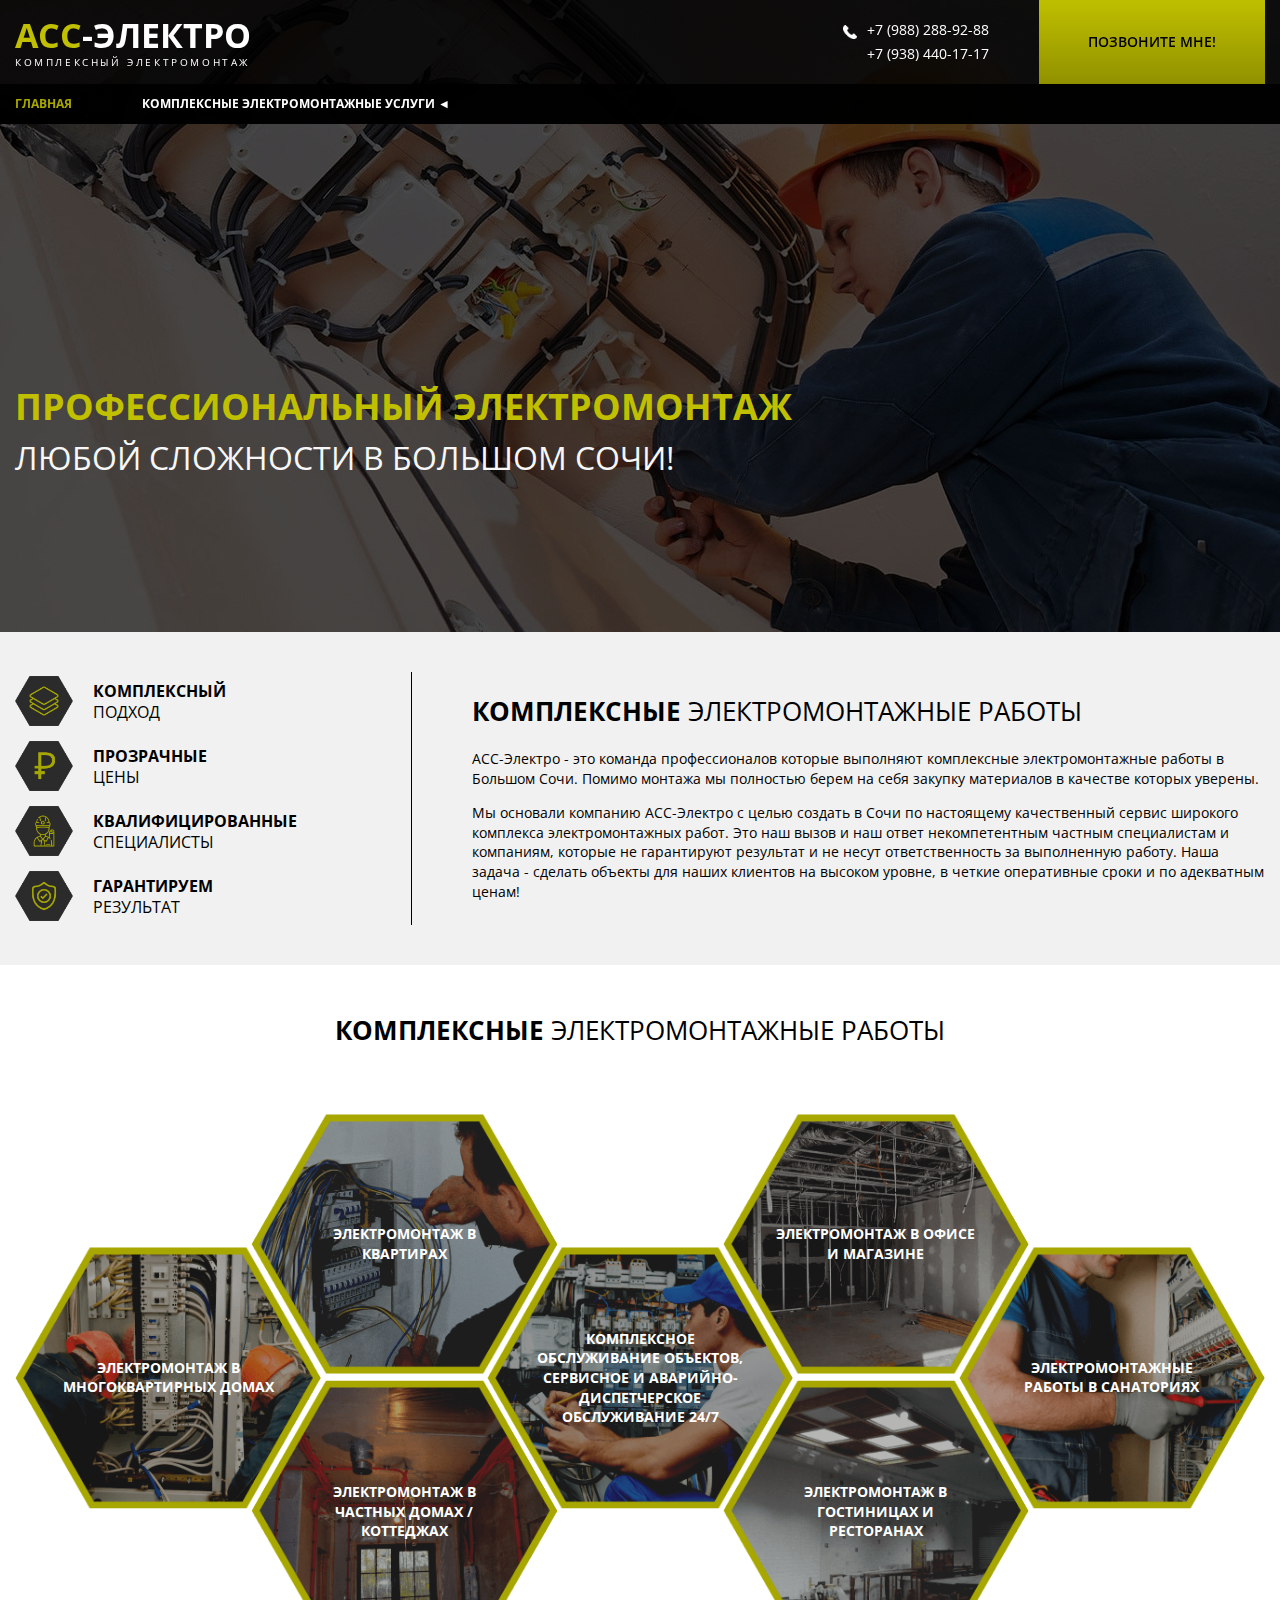
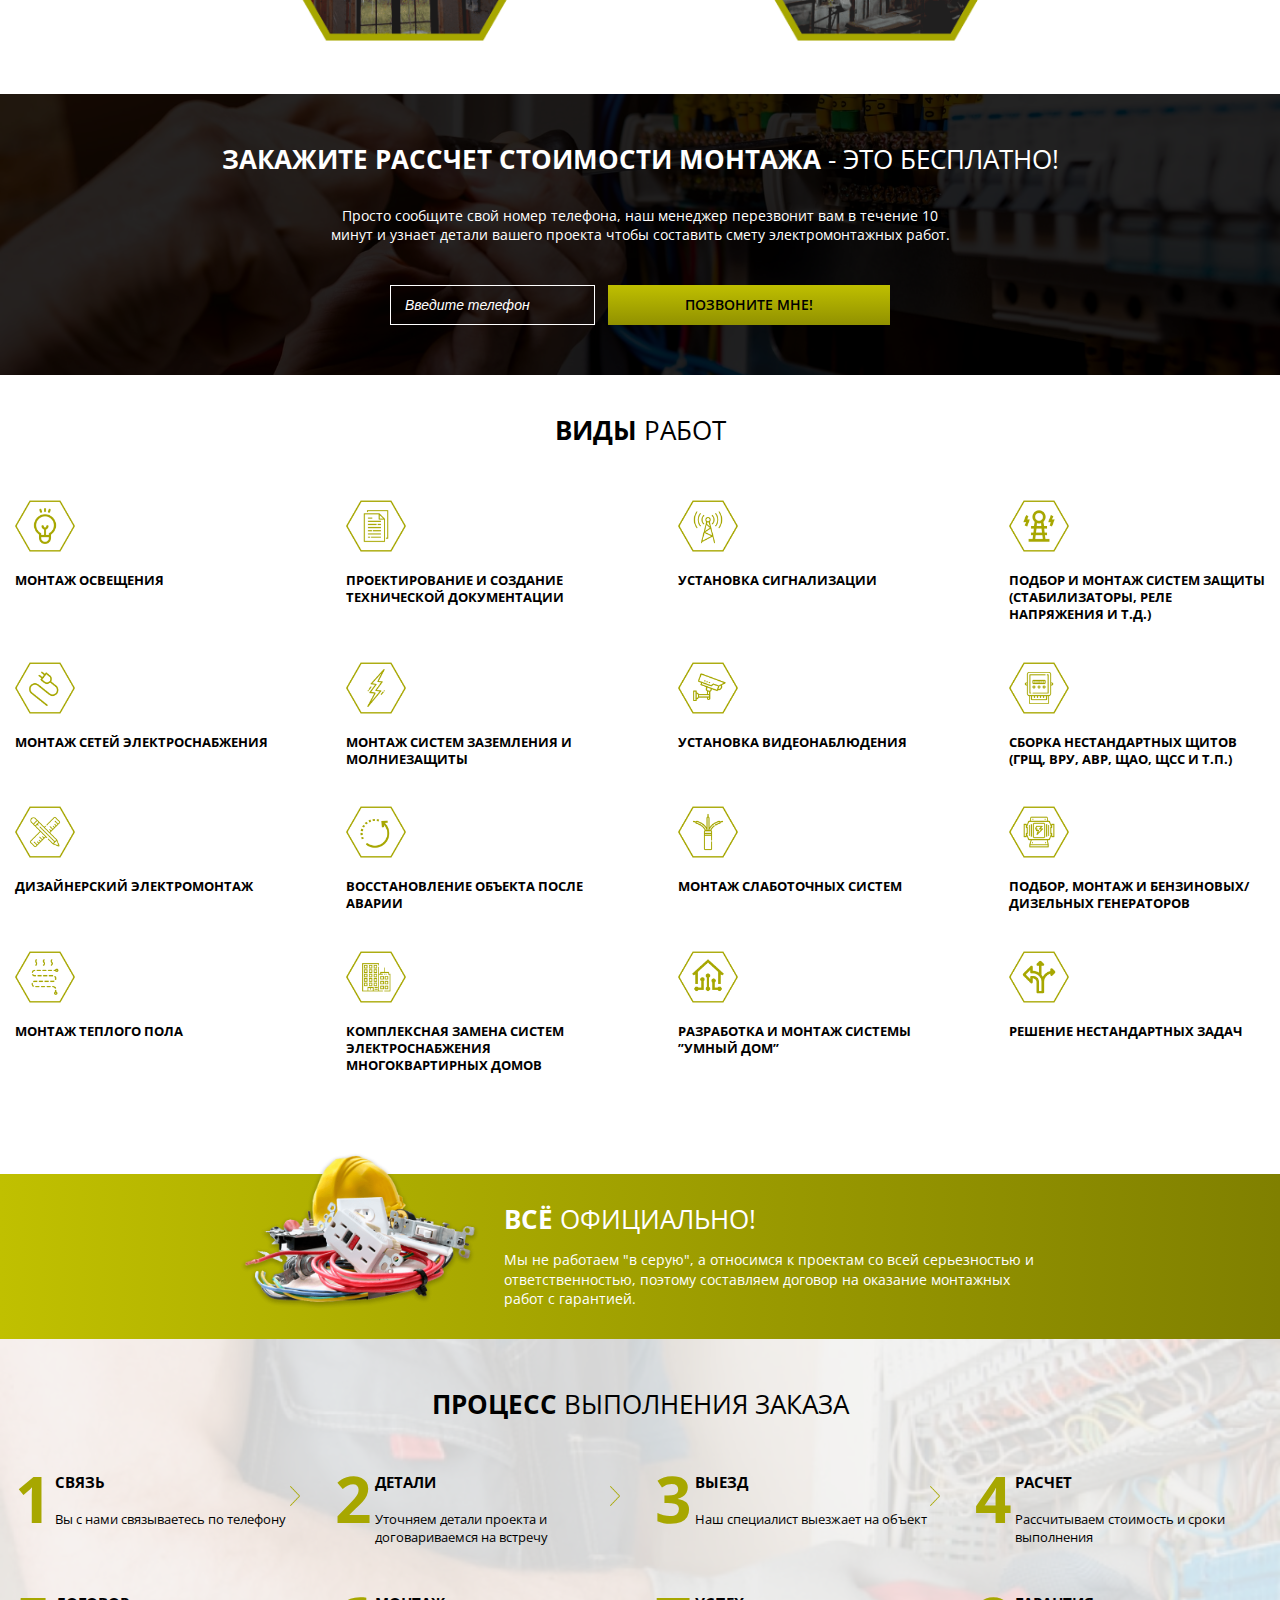
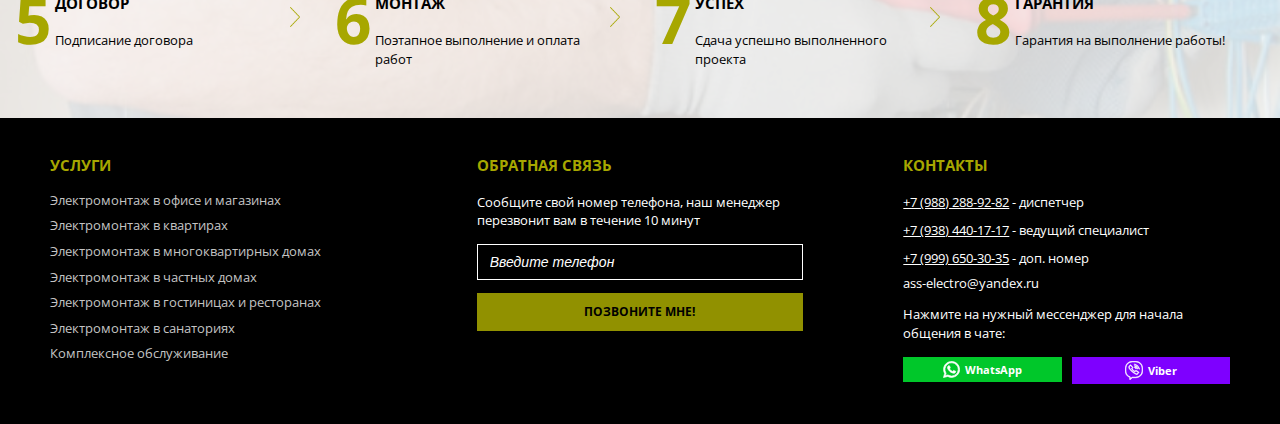
<file: pages/index.html>
<!DOCTYPE html>
<html lang="ru">
    <head>
        <meta charset="utf-8">
        <meta http-equiv="X-UA-Compatible" content="IE=edge">
        <meta name="theme-color" content="#fff">
        <meta name="apple-mobile-web-app-status-bar-style" content="black-translucent">
        <link rel="shortcut icon" href="../img/favicons/favicon.ico" type="image/x-icon">
        <link rel="icon" sizes="16x16" href="../img/favicons/favicon-16x16.png" type="image/png">
        <link rel="icon" sizes="32x32" href="../img/favicons/favicon-32x32.png" type="image/png">
        <link rel="apple-touch-icon-precomposed" href="../img/favicons/apple-touch-icon-precomposed.png">
        <link rel="apple-touch-icon" href="../img/favicons/apple-touch-icon.png">
        <link rel="apple-touch-icon" sizes="57x57" href="../img/favicons/apple-touch-icon-57x57.png">
        <link rel="apple-touch-icon" sizes="60x60" href="../img/favicons/apple-touch-icon-60x60.png">
        <link rel="apple-touch-icon" sizes="72x72" href="../img/favicons/apple-touch-icon-72x72.png">
        <link rel="apple-touch-icon" sizes="76x76" href="../img/favicons/apple-touch-icon-76x76.png">
        <link rel="apple-touch-icon" sizes="114x114" href="../img/favicons/apple-touch-icon-114x114.png">
        <link rel="apple-touch-icon" sizes="120x120" href="../img/favicons/apple-touch-icon-120x120.png">
        <link rel="apple-touch-icon" sizes="144x144" href="../img/favicons/apple-touch-icon-144x144.png">
        <link rel="apple-touch-icon" sizes="152x152" href="../img/favicons/apple-touch-icon-152x152.png">
        <link rel="apple-touch-icon" sizes="167x167" href="../img/favicons/apple-touch-icon-167x167.png">
        <link rel="apple-touch-icon" sizes="180x180" href="../img/favicons/apple-touch-icon-180x180.png">
        <link rel="apple-touch-icon" sizes="1024x1024" href="../img/favicons/apple-touch-icon-1024x1024.png">
        <meta name="viewport" content="width=device-width, user-scalable=no, initial-scale=1.0, maximum-scale=1.0, minimum-scale=1.0">
        <title>АСС-Электро Комплексный Электромонтаж В Сочи</title>
        <link href="https://fonts.googleapis.com/css?family=Open+Sans:400,400i,600,700&display=swap&subset=cyrillic" rel="stylesheet"> 
        <link rel="stylesheet" href="../styles/main.min.css">
    </head>
    <body>
      <header class="header " id="header">
  <div class="header-menu header__menu">
  <div class="header-menu__container container">
    <div class="header-menu__content">
      <div class="logo header-menu__logo">
  <a class="logo__link" href="./">
    <h1 class="logo__primary-text"><span class="logo__primary-text--primary-color">Асс</span>-Электро</h1>
    <h2 class="logo__sub-text">Комплексный электромонтаж</h2>
  </a>
</div>
      <div class="header-menu__phones-block">
        <img class="header-menu__icon-phone" alt="Электромонтаж телефоны" src="../img/phone.png">
        <div class="header-menu__phones">
          <p class="header-menu__phone">+7 (988) 288-92-88</p>
          <p class="header-menu__phone">+7 (938) 440-17-17</p>
        </div>
      </div>
      <a class="header-menu__request" href="#callback">
        <p class="header-menu__request-text">Позвоните мне!</p>
      </a>
      <div class="navigation header__navigation">
  <input type="checkbox" class="navigation__checkbox" id="navi-toggle">

  <label for="navi-toggle" class="navigation__button">
      <span class="navigation__icon">&nbsp;</span>
  </label>

  <nav class="navigation__nav">
    <div class="navigation__content navigation--active-main">
      <a class="navigation__link navigation__link--main navigation__link" href="./">Главная</a>
      <input type="checkbox" name="check-list" id="check-list" class="navigation__check-list">
      <label for="check-list" class="navigation__block-header">Комплексные электромонтажные услуги <span class="navigation__arrow-left">&#9668;</span><span class="navigation__arrow-down">&#9660;</span></label>
      <ul class="navigation__links-list">
        <li class="navigation__list-elem"><a href="./service.html" class="navigation__link">Комплексное обслуживание объектов, сервисное и аварийно-диспетчерское обслуживание 24/7</a></li>
        <li class="navigation__list-elem"><a href="./flat.html" class="navigation__link">Электромонтаж в квартирах</a></li>
        <li class="navigation__list-elem"><a href="./office.html" class="navigation__link">Электромонтаж в офисе и магазине</a></li>
        <li class="navigation__list-elem"><a href="./apartment.html" class="navigation__link">Электромонтаж в многоквартирных домах</a></li>
        <li class="navigation__list-elem"><a href="./cottages.html" class="navigation__link">Электромонтаж в частных домах / коттеджах</a></li>
        <li class="navigation__list-elem"><a href="./hotel.html" class="navigation__link">Электромонтаж в гостиницах и ресторанах</a></li>
        <li class="navigation__list-elem"><a href="./sanatorium.html" class="navigation__link">Электромонтажные работы в санаториях</a></li>
      </ul>
    </div>
  </nav>
</div>
    </div>
  </div>
  <nav class="navbar header__navbar">
  <div class="navbar__container container">
    <div class="navbar__content navbar--active-main">
      <a class="navbar__link navbar__link--main" href="./">Главная</a>
      <div class="navbar__block-links">
        <h4 class="navbar__block-header">Комплексные электромонтажные услуги <span class="navbar__arrow-left">&#9668;</span><span class="navbar__arrow-down">&#9660;</span></h4>
        <ul class="navbar__links-list">
          <li class="navbar__list-elem"><a href="./service.html" class="navbar__link">Комплексное обслуживание объектов, сервисное и аварийно-диспетчерское обслуживание 24/7</a></li>
          <li class="navbar__list-elem"><a href="./flat.html" class="navbar__link">Электромонтаж в квартирах</a></li>
          <li class="navbar__list-elem"><a href="./office.html" class="navbar__link">Электромонтаж в офисе и магазине</a></li>
          <li class="navbar__list-elem"><a href="./apartment.html" class="navbar__link">Электромонтаж в многоквартирных домах</a></li>
          <li class="navbar__list-elem"><a href="./cottages.html" class="navbar__link">Электромонтаж в частных домах / коттеджах</a></li>
          <li class="navbar__list-elem"><a href="./hotel.html" class="navbar__link">Электромонтаж в гостиницах и ресторанах</a></li>
          <li class="navbar__list-elem"><a href="./sanatorium.html" class="navbar__link">Электромонтажные работы в санаториях</a></li>
        </ul>
      </div>
    </div>
  </div>
</nav>
</div>
  <div class="main-text header__text ">
  <div class="main-text__container container">
    <div class="main-text__content">
      <h1 class="main-text__title">Профессиональный электромонтаж</h1>
      <h2 class="main-text__subtitle">любой сложности в большом Сочи!</h2>
    </div>
  </div>
</div>
</header>
      <section class="general-info">
  <div class="general-info__container container">
    <div class="general-info__content">
      <div class="general-info__offers">
        <div class="offer general-info__offer">
  <img class="offer__icon" src="../img/offer1.png" alt="Какие услуги электромонтажных работ мы предлагаем:">
  <div class="offer__text">
    <h3 class="offer__heading">Комплексный</h3>
    <p class="offer__subheading">Подход</p>
  </div>
</div>
        <div class="offer general-info__offer">
  <img class="offer__icon" src="../img/offer2.png" alt="Какие услуги электромонтажных работ мы предлагаем:">
  <div class="offer__text">
    <h3 class="offer__heading">Прозрачные</h3>
    <p class="offer__subheading">Цены</p>
  </div>
</div>
        <div class="offer general-info__offer">
  <img class="offer__icon" src="../img/offer3.png" alt="Какие услуги электромонтажных работ мы предлагаем:">
  <div class="offer__text">
    <h3 class="offer__heading">Квалифицированные</h3>
    <p class="offer__subheading">Специалисты</p>
  </div>
</div>
        <div class="offer general-info__offer">
  <img class="offer__icon" src="../img/offer4.png" alt="Какие услуги электромонтажных работ мы предлагаем:">
  <div class="offer__text">
    <h3 class="offer__heading">Гарантируем</h3>
    <p class="offer__subheading">Результат</p>
  </div>
</div>
      </div>
      <div class="general-info__description">
        <h2 class="heading general-info__heading"><span class="heading__bold">Комплексные</span> Электромонтажные работы</h2>
        <p class="general-info__paragraph">
          АСС-Электро - это команда профессионалов которые выполняют комплексные электромонтажные работы в Большом Сочи. Помимо 
          монтажа мы полностью берем на себя закупку материалов в качестве которых уверены.
        </p>
        <p class="general-info__paragraph">
          Мы основали компанию АСС-Электро с целью создать в Сочи по настоящему качественный сервис широкого комплекса 
          электромонтажных работ. Это наш вызов и наш ответ некомпетентным частным специалистам и компаниям, которые не 
          гарантируют результат и не несут ответственность за выполненную работу. Наша задача - сделать объекты для наших 
          клиентов на высоком уровне, в четкие оперативные сроки и по адекватным ценам!
        </p>
      </div>
    </div>
  </div>
</section>
      <section class="graph-info">
  <div class="graph-info__container container">
    <h2 class="heading graph-info__heading"><span class="heading__bold">Комплексные</span> Электромонтажные работы</h2>
    <div class="graph-info__graph">
      <a href="./apartment.html" class="graph-info__hex graph-info__hex--right-2">
        <img src="../img/graph1.png" alt="Электромонтаж в многоквартирных домах" class="graph-info__icon graph-info__icon--unhover">
        <img src="../img/graph1-hover.png" alt="Электромонтаж в многоквартирных домах" class="graph-info__icon graph-info__icon--hover">
        <p class="graph-info__text">Электромонтаж в многоквартирных домах</p>
      </a>
      <a href="./flat.html" class="graph-info__hex graph-info__hex--pair-left-up graph-info__hex--right-1">
        <img src="../img/graph2.png" alt="Электромонтаж в квартирах" class="graph-info__icon graph-info__icon--unhover">
        <img src="../img/graph2-hover.png" alt="Электромонтаж в квартирах" class="graph-info__icon graph-info__icon--hover">
        <p class="graph-info__text">Электромонтаж в квартирах</p>
      </a>
      <a href="./cottages.html" class="graph-info__hex graph-info__hex--pair-left-down">
        <img src="../img/graph3.png" alt="Электромонтаж в частных домах / коттеджах" class="graph-info__icon graph-info__icon--unhover">
        <img src="../img/graph3-hover.png" alt="Электромонтаж в частных домах / коттеджах" class="graph-info__icon graph-info__icon--hover">
        <p class="graph-info__text">Электромонтаж в частных домах / коттеджах</p>
      </a>
      <a href="./service.html" class="graph-info__hex graph-info__hex--center">
        <img src="../img/graph4.png" alt="Комплексное обслуживание объектов, сервисное и аварийно-диспетчерское обслуживание 24/7" class="graph-info__icon graph-info__icon--unhover">
        <img src="../img/graph4-hover.png" alt="Комплексное обслуживание объектов, сервисное и аварийно-диспетчерское обслуживание 24/7" class="graph-info__icon graph-info__icon--hover">
        <p class="graph-info__text">Комплексное обслуживание объектов, сервисное и аварийно-диспетчерское обслуживание 24/7</p>
      </a>
      <a href="./office.html" class="graph-info__hex graph-info__hex--pair-right-up">
        <img src="../img/graph5.png" alt="Электромонтаж в офисе и магазине" class="graph-info__icon graph-info__icon--unhover">
        <img src="../img/graph5-hover.png" alt="Электромонтаж в офисе и магазине" class="graph-info__icon graph-info__icon--hover">
        <p class="graph-info__text">Электромонтаж в офисе и магазине</p>
      </a>
      <a href="./hotel.html" class="graph-info__hex graph-info__hex--pair-right-down graph-info__hex--right-3">
        <img src="../img/graph6.png" alt="Электромонтаж в гостиницах и ресторанах" class="graph-info__icon graph-info__icon--unhover">
        <img src="../img/graph6-hover.png" alt="Электромонтаж в гостиницах и ресторанах" class="graph-info__icon graph-info__icon--hover">
        <p class="graph-info__text">Электромонтаж в гостиницах и ресторанах</p>
      </a>
      <a href="./sanatorium.html" class="graph-info__hex">
        <img src="../img/graph7.png" alt="Электромонтажные работы в санаториях" class="graph-info__icon graph-info__icon--unhover">
        <img src="../img/graph7-hover.png" alt="Электромонтажные работы в санаториях" class="graph-info__icon graph-info__icon--hover">
        <p class="graph-info__text">Электромонтажные работы в санаториях</p>
      </a>
    </div>
  </div>
</section>
      <section class="callback" id="callback">
  <div class="callback__grey-bgc">
    <div class="callback-container container">
      <h2 class="heading callback__heading heading--white"><span class="heading__bold">Закажите рассчет стоимости монтажа</span> - это бесплатно!</h2>
      <p class="callback__text">
        Просто сообщите свой номер телефона, наш менеджер перезвонит вам в течение 10 минут 
        и узнает детали вашего проекта чтобы составить смету электромонтажных работ.
      </p>
      <form action="#" class="callback__form">
        <input class="callback__input" type="text" placeholder="Введите телефон">
        <div class="callback__submit"><p class="callback__btn-text">Позвоните мне!</p></div>
      </form>
    </div>
  </div>
</section>
      <section class="job-types">
  <div class="job-types__container container">
    <h2 class="heading job-types__heading"><span class="heading__bold">Виды</span> Работ</h2>
    <div class="job-types__content">
      <div class="job-type job-types__type">
  <img src="../img/svg/job1.png" alt="Почему стоит выбрать нас:" class="job-type__icon">
  <h3 class="job-type__text">Монтаж освещения</h3>
  <div class="job-type__additional-info">
    <img src="../img/svg/job1.png" alt="Почему стоит выбрать нас:" class="job-type__icon">
    <h3 class="job-type__text">Монтаж освещения</h3>
    <p class="job-type__additional-text">Штробление, разработка схем монтажа, разметка на поверхности, установка осветительных приборов различного типа.</p>
  </div>
</div>
      
      <div class="job-type job-types__type">
  <img src="../img/svg/job2.png" alt="Почему стоит выбрать нас:" class="job-type__icon">
  <h3 class="job-type__text">Проектирование и создание технической документации</h3>
  <div class="job-type__additional-info">
    <img src="../img/svg/job2.png" alt="Почему стоит выбрать нас:" class="job-type__icon">
    <h3 class="job-type__text">Проектирование и создание технической документации</h3>
    <p class="job-type__additional-text">Выполняем полный комплекс по проектированию систем электроснабжения зданий различного назначение и разработку технической документации по всем требованиям проектной ГОСТа.</p>
  </div>
</div>
      
      <div class="job-type job-types__type">
  <img src="../img/svg/job3.png" alt="Почему стоит выбрать нас:" class="job-type__icon">
  <h3 class="job-type__text">Установка сигнализации</h3>
  <div class="job-type__additional-info">
    <img src="../img/svg/job3.png" alt="Почему стоит выбрать нас:" class="job-type__icon">
    <h3 class="job-type__text">Установка сигнализации</h3>
    <p class="job-type__additional-text">Ваш объект должен быть под надежной защитой! Выполняем комплексную работу по установке сигнализации любого типа и для любого объекта.</p>
  </div>
</div>
      
      <div class="job-type job-types__type">
  <img src="../img/svg/job4.png" alt="Почему стоит выбрать нас:" class="job-type__icon">
  <h3 class="job-type__text">Подбор и монтаж систем защиты (стабилизаторы, реле напряжения и т.д.)</h3>
  <div class="job-type__additional-info">
    <img src="../img/svg/job4.png" alt="Почему стоит выбрать нас:" class="job-type__icon">
    <h3 class="job-type__text">Подбор и монтаж систем защиты (стабилизаторы, реле напряжения и т.д.)</h3>
    <p class="job-type__additional-text">Определение оптимального места и схемы интеграции в вашу сеть, прокладка кабельных линий, установка стабилизатора, подключение силовых линий к стабилизатору.</p>
  </div>
</div>
      
      <div class="job-type job-types__type">
  <img src="../img/svg/job5.png" alt="Почему стоит выбрать нас:" class="job-type__icon">
  <h3 class="job-type__text">Монтаж сетей электроснабжения</h3>
  <div class="job-type__additional-info">
    <img src="../img/svg/job5.png" alt="Почему стоит выбрать нас:" class="job-type__icon">
    <h3 class="job-type__text">Монтаж сетей электроснабжения</h3>
    <p class="job-type__additional-text">Монтаж сетей электроснабжения, монтаж и демонтаж опор воздушных линий, проводов, трансформаторных подстанций, линейного электрооборудования, установка распределительных устройств и коммутационной аппаратуры.</p>
  </div>
</div>
      
      <div class="job-type job-types__type">
  <img src="../img/svg/job6.png" alt="Почему стоит выбрать нас:" class="job-type__icon">
  <h3 class="job-type__text">Монтаж систем заземления и молниезащиты</h3>
  <div class="job-type__additional-info">
    <img src="../img/svg/job6.png" alt="Почему стоит выбрать нас:" class="job-type__icon">
    <h3 class="job-type__text">Монтаж систем заземления и молниезащиты</h3>
    <p class="job-type__additional-text">Осуществляем полную безопасность вашего объекта от грозы и выполняем подбор клалифицированой защитной системы.</p>
  </div>
</div>
      
      <div class="job-type job-types__type">
  <img src="../img/svg/job7.png" alt="Почему стоит выбрать нас:" class="job-type__icon">
  <h3 class="job-type__text">Установка видеонаблюдения</h3>
  <div class="job-type__additional-info">
    <img src="../img/svg/job7.png" alt="Почему стоит выбрать нас:" class="job-type__icon">
    <h3 class="job-type__text">Установка видеонаблюдения</h3>
    <p class="job-type__additional-text">Создание проекта для видеонаблюдения, подбор оборудования, монтаж и настройка удаленного просмотра и контроля объекта.</p>
  </div>
</div>
      
      <div class="job-type job-types__type">
  <img src="../img/svg/job8.png" alt="Почему стоит выбрать нас:" class="job-type__icon">
  <h3 class="job-type__text">Сборка нестандартных щитов (ГРЩ, ВРУ, АВР, ЩАО, ЩСС и т.п.)</h3>
  <div class="job-type__additional-info">
    <img src="../img/svg/job8.png" alt="Почему стоит выбрать нас:" class="job-type__icon">
    <h3 class="job-type__text">Сборка нестандартных щитов (ГРЩ, ВРУ, АВР, ЩАО, ЩСС и т.п.)</h3>
    <p class="job-type__additional-text">Профессиональная сборка всех видов нестандартных щитов.</p>
  </div>
</div>
      
      <div class="job-type job-types__type">
  <img src="../img/svg/job9.png" alt="Почему стоит выбрать нас:" class="job-type__icon">
  <h3 class="job-type__text">Дизайнерский электромонтаж</h3>
  <div class="job-type__additional-info">
    <img src="../img/svg/job9.png" alt="Почему стоит выбрать нас:" class="job-type__icon">
    <h3 class="job-type__text">Дизайнерский электромонтаж</h3>
    <p class="job-type__additional-text">Разработка эксклюзивного дизайнерского проекта по любому желанию заказчика.</p>
  </div>
</div>
      
      <div class="job-type job-types__type">
  <img src="../img/svg/job10.png" alt="Почему стоит выбрать нас:" class="job-type__icon">
  <h3 class="job-type__text">Восстановление объекта после аварии</h3>
  <div class="job-type__additional-info">
    <img src="../img/svg/job10.png" alt="Почему стоит выбрать нас:" class="job-type__icon">
    <h3 class="job-type__text">Восстановление объекта после аварии</h3>
    <p class="job-type__additional-text">Наши специалисты демонтируют неисправности или с нуля восстановят объект до полной работоспособности.</p>
  </div>
</div>
      
      <div class="job-type job-types__type">
  <img src="../img/svg/job11.png" alt="Почему стоит выбрать нас:" class="job-type__icon">
  <h3 class="job-type__text">Монтаж слаботочных систем</h3>
  <div class="job-type__additional-info">
    <img src="../img/svg/job11.png" alt="Почему стоит выбрать нас:" class="job-type__icon">
    <h3 class="job-type__text">Монтаж слаботочных систем</h3>
    <p class="job-type__additional-text">Монтаж слаботочных систем для локальной компьютерной сети, интернета, телефонной коммуникации, видеонаблюдения, охранной и пожарной сигнализации, пропускных систем и других структурированных кабельных сетей.</p>
  </div>
</div>
      
      <div class="job-type job-types__type">
  <img src="../img/svg/job12.png" alt="Почему стоит выбрать нас:" class="job-type__icon">
  <h3 class="job-type__text">Подбор, монтаж и бензиновых/дизельных генераторов</h3>
  <div class="job-type__additional-info">
    <img src="../img/svg/job12.png" alt="Почему стоит выбрать нас:" class="job-type__icon">
    <h3 class="job-type__text">Подбор, монтаж и бензиновых/дизельных генераторов</h3>
    <p class="job-type__additional-text">Нужен генератор? Не проблема! Поможем выбрать оптимальное оборудование и произведём профессиональный монтаж генератора.</p>
  </div>
</div>
      
      <div class="job-type job-types__type">
  <img src="../img/svg/job13.png" alt="Почему стоит выбрать нас:" class="job-type__icon">
  <h3 class="job-type__text">Монтаж теплого пола</h3>
  <div class="job-type__additional-info">
    <img src="../img/svg/job13.png" alt="Почему стоит выбрать нас:" class="job-type__icon">
    <h3 class="job-type__text">Монтаж теплого пола</h3>
    <p class="job-type__additional-text">Выполняем профессиональный монтаж электрического теплого пола по всем необходимым нормам безопасности.</p>
  </div>
</div>
      
      <div class="job-type job-types__type">
  <img src="../img/svg/job14.png" alt="Почему стоит выбрать нас:" class="job-type__icon">
  <h3 class="job-type__text">Комплексная замена систем электроснабжения многоквартирных домов</h3>
  <div class="job-type__additional-info">
    <img src="../img/svg/job14.png" alt="Почему стоит выбрать нас:" class="job-type__icon">
    <h3 class="job-type__text">Комплексная замена систем электроснабжения многоквартирных домов</h3>
    <p class="job-type__additional-text">Профессиональная полная или частичная замена электропроводки, монтаж систем освещения, замена приборов учёта электроэнергии, монтаж электрических щитов на лестничной площадке, подключение систем питания объекта к ВРУ.</p>
  </div>
</div>
      
      <div class="job-type job-types__type">
  <img src="../img/svg/job15.png" alt="Почему стоит выбрать нас:" class="job-type__icon">
  <h3 class="job-type__text">Разработка и монтаж системы &#8221;Умный дом&#8221;</h3>
  <div class="job-type__additional-info">
    <img src="../img/svg/job15.png" alt="Почему стоит выбрать нас:" class="job-type__icon">
    <h3 class="job-type__text">Разработка и монтаж системы &#8221;Умный дом&#8221;</h3>
    <p class="job-type__additional-text">Умный дом – это не фантастика, а доступная система. Создадим проект умного дома для полной или частичной автоматизации инженерных систем жилого помещения. Дом станет подстраивать свои системы под нужды хозяина без его вмешательства!</p>
  </div>
</div>
      
      <div class="job-type job-types__type">
  <img src="../img/svg/job16.png" alt="Почему стоит выбрать нас:" class="job-type__icon">
  <h3 class="job-type__text">Решение нестандартных задач</h3>
  <div class="job-type__additional-info">
    <img src="../img/svg/job16.png" alt="Почему стоит выбрать нас:" class="job-type__icon">
    <h3 class="job-type__text">Решение нестандартных задач</h3>
    <p class="job-type__additional-text">Если вы не нашли нужную услугу из нашего перечня, просто свяжитесь с нами и мы решим любую задачу связанную с электромонтажными работами!</p>
  </div>
</div>
    </div>
  </div>
</section>
      <section class="official">
  <div class="official__content">
    <img src="../img/official.png" alt="Электромонтажные услуги с гарантией" class="official__img">
    <h2 class="heading official__heading heading--white"><span class="heading__bold">Всё</span> Официально!</h2>
    <p class="official__text">Мы не работаем "в серую", а относимся к проектам со всей серьезностью и ответственностью, 
      поэтому составляем договор на оказание монтажных работ с гарантией.</p>
  </div>
</section>
      <section class="process">
  <div class="process__bg-grey">
    <div class="process__container container">
      <div class="process__content">
        <h2 class="heading process__heading"><span class="heading__bold">Процесс</span> выполнения заказа</h2>
        <div class="process__stages">
          <div class="process-stage process__stage">
  <p class="process-stage__number">1</p>
  <h3 class="process-stage__heading">Связь</h3>
  <p class="process-stage__text">Вы с нами связываетесь по телефону</p>
  <img src="../img/right.png" alt="" class="process-stage__arrow">
</div>
          <div class="process-stage process__stage">
  <p class="process-stage__number">2</p>
  <h3 class="process-stage__heading">Детали</h3>
  <p class="process-stage__text">Уточняем детали проекта и договариваемся на встречу</p>
  <img src="../img/right.png" alt="" class="process-stage__arrow">
</div>
          <div class="process-stage process__stage">
  <p class="process-stage__number">3</p>
  <h3 class="process-stage__heading">Выезд</h3>
  <p class="process-stage__text">Наш специалист выезжает на объект</p>
  <img src="../img/right.png" alt="" class="process-stage__arrow">
</div>
          <div class="process-stage process__stage">
  <p class="process-stage__number">4</p>
  <h3 class="process-stage__heading">Расчет</h3>
  <p class="process-stage__text">Рассчитываем стоимость и сроки выполнения</p>
  <img src="../img/right.png" alt="" class="process-stage__arrow">
</div>
          <div class="process-stage process__stage">
  <p class="process-stage__number">5</p>
  <h3 class="process-stage__heading">Договор</h3>
  <p class="process-stage__text">Подписание договора</p>
  <img src="../img/right.png" alt="" class="process-stage__arrow">
</div>
          <div class="process-stage process__stage">
  <p class="process-stage__number">6</p>
  <h3 class="process-stage__heading">Монтаж</h3>
  <p class="process-stage__text">Поэтапное выполнение и оплата работ</p>
  <img src="../img/right.png" alt="" class="process-stage__arrow">
</div>
          <div class="process-stage process__stage">
  <p class="process-stage__number">7</p>
  <h3 class="process-stage__heading">Успех</h3>
  <p class="process-stage__text">Сдача успешно выполненного проекта</p>
  <img src="../img/right.png" alt="" class="process-stage__arrow">
</div>
          <div class="process-stage process__stage">
  <p class="process-stage__number">8</p>
  <h3 class="process-stage__heading">Гарантия</h3>
  <p class="process-stage__text">Гарантия на выполнение работы!</p>
  <img src="../img/right.png" alt="" class="process-stage__arrow">
</div>
        </div>
      </div>
    </div>
  </div>
</section>
      <footer class="footer">
  <div class="footer__container container">
    <div class="footer__content">
      <section class="footer__section footer__section--offers">
        <h3 class="footer__heading">Услуги</h3>
        <ul class="footer__links-list">
          <li class="footer__list-item"><a href="#" class="footer__link">Электромонтаж в офисе и магазинах</a></li>
          <li class="footer__list-item"><a href="#" class="footer__link">Электромонтаж в квартирах</a></li>
          <li class="footer__list-item"><a href="#" class="footer__link">Электромонтаж в многоквартирных домах</a></li>
          <li class="footer__list-item"><a href="#" class="footer__link">Электромонтаж в частных домах</a></li>
          <li class="footer__list-item"><a href="#" class="footer__link">Электромонтаж в гостиницах и ресторанах</a></li>
          <li class="footer__list-item"><a href="#" class="footer__link">Электромонтаж в санаториях</a></li>
          <li class="footer__list-item"><a href="#" class="footer__link">Комплексное обслуживание</a></li>
        </ul>
      </section>
      <section class="footer__section">
        <h3 class="footer__heading">Обратная связь</h3>
        <p class="footer__text">Сообщите свой номер телефона, наш менеджер перезвонит вам в течение 10 минут</p>
        <form action="#" class="footer__form">
          <input class="footer__input" type="text" placeholder="Введите телефон">
          <div class="footer__submit">Позвоните мне!</div>
        </form>
      </section>
      <section class="footer__section">
        <h3 class="footer__heading">Контакты</h3>
        <div class="footer__phone"><p class="footer__phone-text"><span class="footer__phone--underlined">+7 (988) 288-92-82</span> - диспетчер</p></div>
        <div class="footer__phone"><p class="footer__phone-text"><span class="footer__phone--underlined">+7 (938) 440-17-17</span> - ведущий специалист</p></div>
        <div class="footer__phone"><p class="footer__phone-text"><span class="footer__phone--underlined">+7 (999) 650-30-35</span> - доп. номер</p></div>
        <div class="footer__email">ass-electro@yandex.ru</div>
        <div class="footer__messagers">
          <p class="footer__text">Нажмите на нужный мессенджер для начала общения в чате:</p>
          <div class="footer__messager footer__messager--green">
            <img src="../img/svg/whatsapp.svg" alt="Whatsapp Электромонтаж" class="footer__messager-icon">
            <p class="footer__messager-text">WhatsApp</p>
          </div>
          <div class="footer__messager footer__messager--purple">
            <img src="../img/svg/viber.svg" alt="Viber Электромонтаж" class="footer__messager-icon">
            <p class="footer__messager-text">Viber</p>
          </div>
        </div>
      </section>
    </div>
  </div>
</footer>
      <script src="../js/main.min.js"></script>
      <script src="../js/vendor.min.js"></script>
    </body>
</html>
</file>
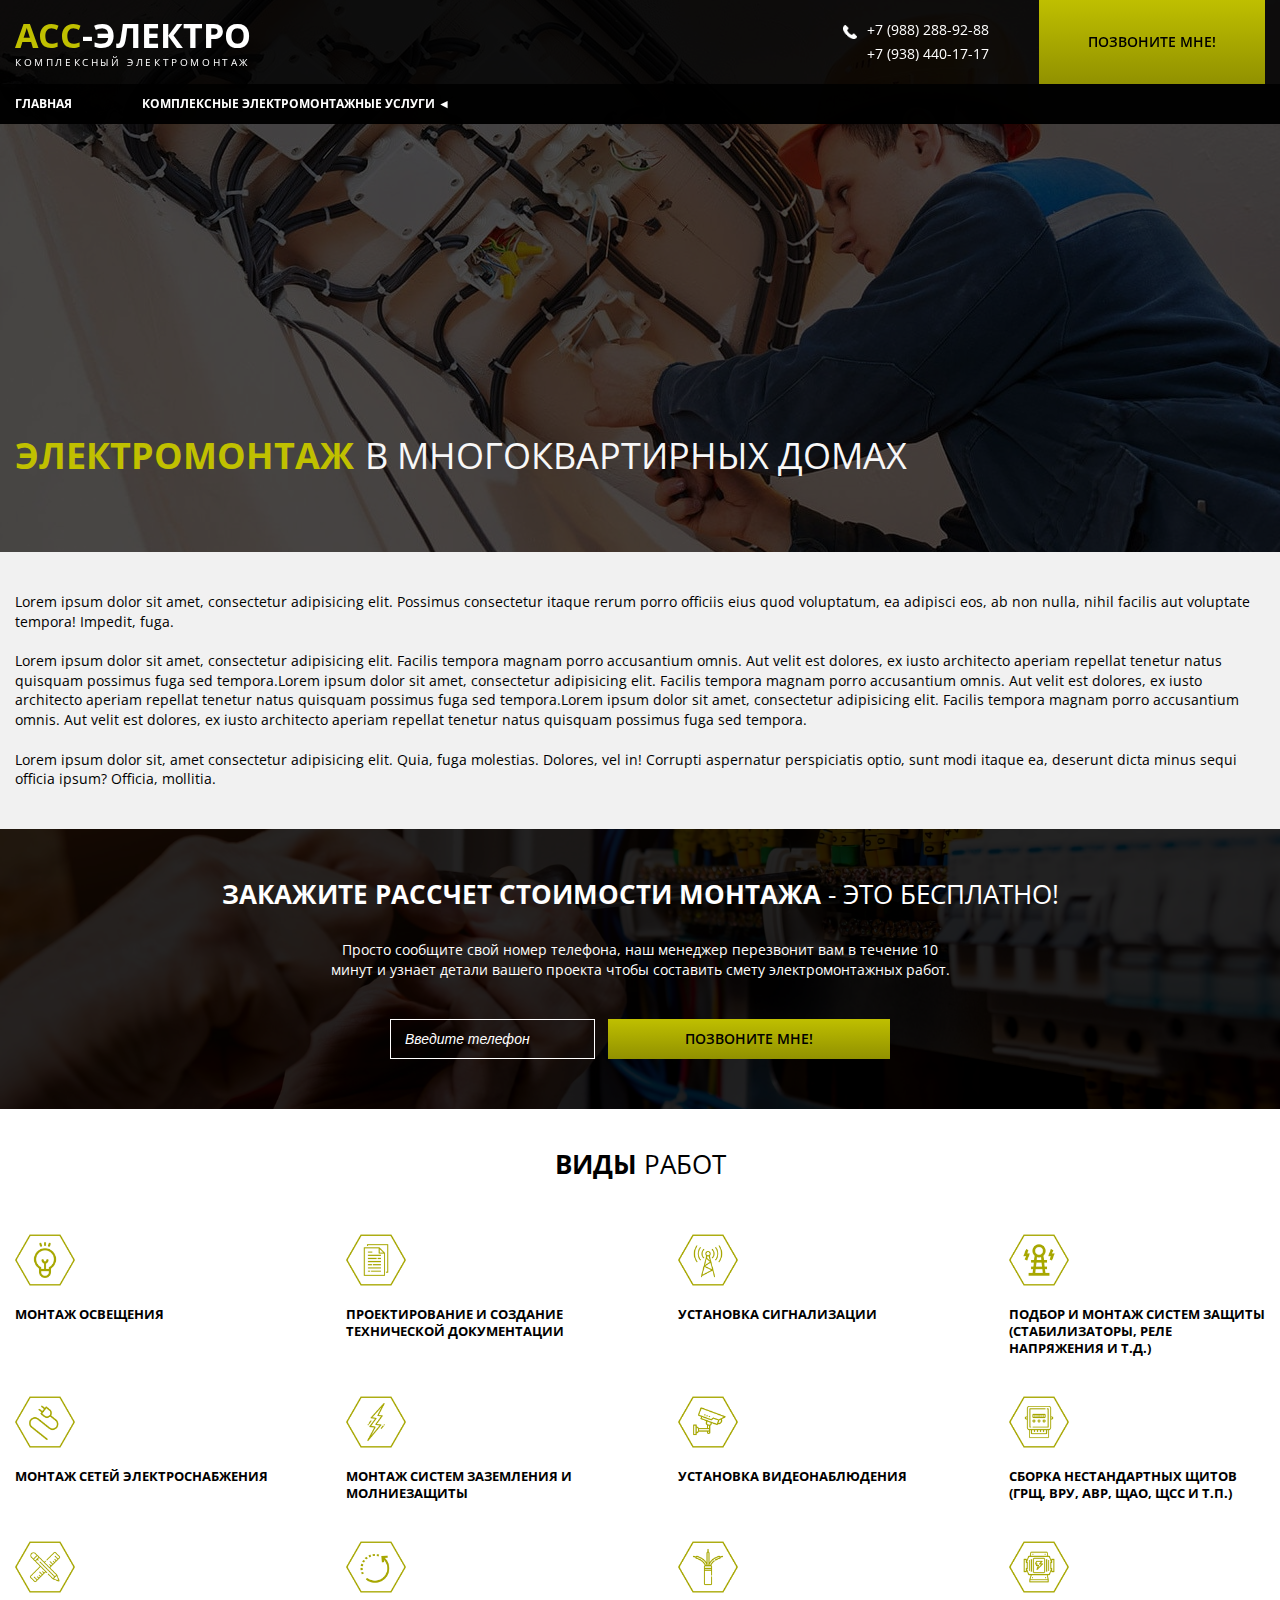
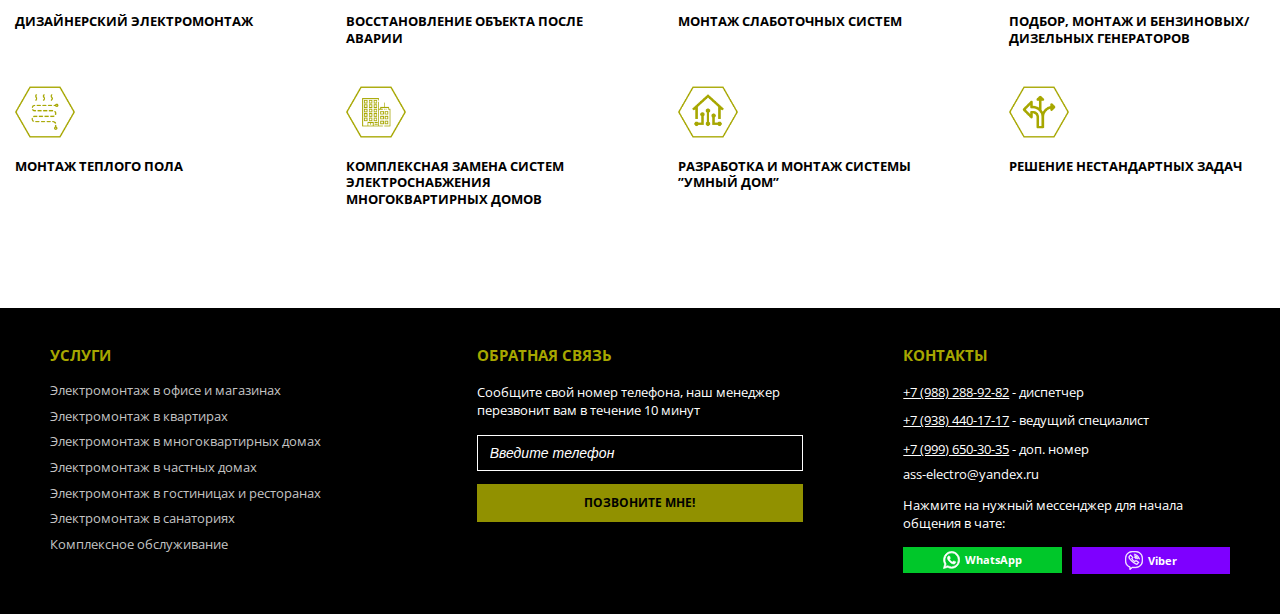
<file: pages/apartment.html>
<!DOCTYPE html>
<html lang="ru">
    <head>
        <meta charset="utf-8">
        <meta http-equiv="X-UA-Compatible" content="IE=edge">
        <title>Электромонтаж в многоквартирных домах</title>
        <meta name="viewport" content="width=device-width, user-scalable=no, initial-scale=1.0, maximum-scale=1.0, minimum-scale=1.0">
        <link href="https://fonts.googleapis.com/css?family=Open+Sans:400,400i,600,700&display=swap&subset=cyrillic" rel="stylesheet"> 
        <link rel="stylesheet" href="../styles/main.min.css">
    </head>
    <body>
      <header class="header header--narrow" id="header">
  <div class="header-menu header__menu">
  <div class="header-menu__container container">
    <div class="header-menu__content">
      <div class="logo header-menu__logo">
  <a class="logo__link" href="./">
    <h1 class="logo__primary-text"><span class="logo__primary-text--primary-color">Асс</span>-Электро</h1>
    <h2 class="logo__sub-text">Комплексный электромонтаж</h2>
  </a>
</div>
      <div class="header-menu__phones-block">
        <img class="header-menu__icon-phone" alt="Электромонтаж телефоны" src="../img/phone.png">
        <div class="header-menu__phones">
          <p class="header-menu__phone">+7 (988) 288-92-88</p>
          <p class="header-menu__phone">+7 (938) 440-17-17</p>
        </div>
      </div>
      <a class="header-menu__request" href="#callback">
        <p class="header-menu__request-text">Позвоните мне!</p>
      </a>
      <div class="navigation header__navigation">
  <input type="checkbox" class="navigation__checkbox" id="navi-toggle">

  <label for="navi-toggle" class="navigation__button">
      <span class="navigation__icon">&nbsp;</span>
  </label>

  <nav class="navigation__nav">
    <div class="navigation__content navigation--active-apartment">
      <a class="navigation__link navigation__link--main navigation__link" href="./">Главная</a>
      <input type="checkbox" name="check-list" id="check-list" class="navigation__check-list">
      <label for="check-list" class="navigation__block-header">Комплексные электромонтажные услуги <span class="navigation__arrow-left">&#9668;</span><span class="navigation__arrow-down">&#9660;</span></label>
      <ul class="navigation__links-list">
        <li class="navigation__list-elem"><a href="./service.html" class="navigation__link">Комплексное обслуживание объектов, сервисное и аварийно-диспетчерское обслуживание 24/7</a></li>
        <li class="navigation__list-elem"><a href="./flat.html" class="navigation__link">Электромонтаж в квартирах</a></li>
        <li class="navigation__list-elem"><a href="./office.html" class="navigation__link">Электромонтаж в офисе и магазине</a></li>
        <li class="navigation__list-elem"><a href="./apartment.html" class="navigation__link">Электромонтаж в многоквартирных домах</a></li>
        <li class="navigation__list-elem"><a href="./cottages.html" class="navigation__link">Электромонтаж в частных домах / коттеджах</a></li>
        <li class="navigation__list-elem"><a href="./hotel.html" class="navigation__link">Электромонтаж в гостиницах и ресторанах</a></li>
        <li class="navigation__list-elem"><a href="./sanatorium.html" class="navigation__link">Электромонтажные работы в санаториях</a></li>
      </ul>
    </div>
  </nav>
</div>
    </div>
  </div>
  <nav class="navbar header__navbar">
  <div class="navbar__container container">
    <div class="navbar__content navbar--active-apartment">
      <a class="navbar__link navbar__link--main" href="./">Главная</a>
      <div class="navbar__block-links">
        <h4 class="navbar__block-header">Комплексные электромонтажные услуги <span class="navbar__arrow-left">&#9668;</span><span class="navbar__arrow-down">&#9660;</span></h4>
        <ul class="navbar__links-list">
          <li class="navbar__list-elem"><a href="./service.html" class="navbar__link">Комплексное обслуживание объектов, сервисное и аварийно-диспетчерское обслуживание 24/7</a></li>
          <li class="navbar__list-elem"><a href="./flat.html" class="navbar__link">Электромонтаж в квартирах</a></li>
          <li class="navbar__list-elem"><a href="./office.html" class="navbar__link">Электромонтаж в офисе и магазине</a></li>
          <li class="navbar__list-elem"><a href="./apartment.html" class="navbar__link">Электромонтаж в многоквартирных домах</a></li>
          <li class="navbar__list-elem"><a href="./cottages.html" class="navbar__link">Электромонтаж в частных домах / коттеджах</a></li>
          <li class="navbar__list-elem"><a href="./hotel.html" class="navbar__link">Электромонтаж в гостиницах и ресторанах</a></li>
          <li class="navbar__list-elem"><a href="./sanatorium.html" class="navbar__link">Электромонтажные работы в санаториях</a></li>
        </ul>
      </div>
    </div>
  </div>
</nav>
</div>
  <div class="main-text header__text main-text--lower main-text--one-line">
  <div class="main-text__container container">
    <div class="main-text__content">
      <h1 class="main-text__title">Электромонтаж</h1>
      <h2 class="main-text__subtitle">в многоквартирных домах</h2>
    </div>
  </div>
</div>
</header>
      <section class="text-block">
  <div class="container text-block__container">
    <p class="text-block__paragraph">Lorem ipsum dolor sit amet, consectetur adipisicing elit. Possimus consectetur itaque 
      rerum porro officiis eius quod voluptatum, ea adipisci eos, ab non nulla, nihil facilis aut voluptate tempora! 
      Impedit, fuga.</p>
    <p class="text-block__paragraph">Lorem ipsum dolor sit amet, consectetur adipisicing elit. Facilis tempora magnam 
      porro accusantium omnis. Aut velit est dolores, ex iusto architecto aperiam repellat tenetur natus quisquam 
      possimus fuga sed tempora.Lorem ipsum dolor sit amet, consectetur adipisicing elit. Facilis tempora magnam 
      porro accusantium omnis. Aut velit est dolores, ex iusto architecto aperiam repellat tenetur natus quisquam 
      possimus fuga sed tempora.Lorem ipsum dolor sit amet, consectetur adipisicing elit. Facilis tempora magnam 
      porro accusantium omnis. Aut velit est dolores, ex iusto architecto aperiam repellat tenetur natus quisquam 
      possimus fuga sed tempora.</p>
    <p class="text-block__paragraph">Lorem ipsum dolor sit, amet consectetur adipisicing elit. Quia, fuga molestias. 
      Dolores, vel in! Corrupti aspernatur perspiciatis optio, sunt modi itaque ea, deserunt dicta minus sequi officia 
      ipsum? Officia, mollitia.</p>
  </div>
</section>
      <section class="callback" id="callback">
  <div class="callback__grey-bgc">
    <div class="callback-container container">
      <h2 class="heading callback__heading heading--white"><span class="heading__bold">Закажите рассчет стоимости монтажа</span> - это бесплатно!</h2>
      <p class="callback__text">
        Просто сообщите свой номер телефона, наш менеджер перезвонит вам в течение 10 минут 
        и узнает детали вашего проекта чтобы составить смету электромонтажных работ.
      </p>
      <form action="#" class="callback__form">
        <input class="callback__input" type="text" placeholder="Введите телефон">
        <div class="callback__submit"><p class="callback__btn-text">Позвоните мне!</p></div>
      </form>
    </div>
  </div>
</section>
      <section class="job-types">
  <div class="job-types__container container">
    <h2 class="heading job-types__heading"><span class="heading__bold">Виды</span> Работ</h2>
    <div class="job-types__content">
      <div class="job-type job-types__type">
  <img src="../img/svg/job1.png" alt="Почему стоит выбрать нас:" class="job-type__icon">
  <h3 class="job-type__text">Монтаж освещения</h3>
  <div class="job-type__additional-info">
    <img src="../img/svg/job1.png" alt="Почему стоит выбрать нас:" class="job-type__icon">
    <h3 class="job-type__text">Монтаж освещения</h3>
    <p class="job-type__additional-text">Штробление, разработка схем монтажа, разметка на поверхности, установка осветительных приборов различного типа.</p>
  </div>
</div>
      
      <div class="job-type job-types__type">
  <img src="../img/svg/job2.png" alt="Почему стоит выбрать нас:" class="job-type__icon">
  <h3 class="job-type__text">Проектирование и создание технической документации</h3>
  <div class="job-type__additional-info">
    <img src="../img/svg/job2.png" alt="Почему стоит выбрать нас:" class="job-type__icon">
    <h3 class="job-type__text">Проектирование и создание технической документации</h3>
    <p class="job-type__additional-text">Выполняем полный комплекс по проектированию систем электроснабжения зданий различного назначение и разработку технической документации по всем требованиям проектной ГОСТа.</p>
  </div>
</div>
      
      <div class="job-type job-types__type">
  <img src="../img/svg/job3.png" alt="Почему стоит выбрать нас:" class="job-type__icon">
  <h3 class="job-type__text">Установка сигнализации</h3>
  <div class="job-type__additional-info">
    <img src="../img/svg/job3.png" alt="Почему стоит выбрать нас:" class="job-type__icon">
    <h3 class="job-type__text">Установка сигнализации</h3>
    <p class="job-type__additional-text">Ваш объект должен быть под надежной защитой! Выполняем комплексную работу по установке сигнализации любого типа и для любого объекта.</p>
  </div>
</div>
      
      <div class="job-type job-types__type">
  <img src="../img/svg/job4.png" alt="Почему стоит выбрать нас:" class="job-type__icon">
  <h3 class="job-type__text">Подбор и монтаж систем защиты (стабилизаторы, реле напряжения и т.д.)</h3>
  <div class="job-type__additional-info">
    <img src="../img/svg/job4.png" alt="Почему стоит выбрать нас:" class="job-type__icon">
    <h3 class="job-type__text">Подбор и монтаж систем защиты (стабилизаторы, реле напряжения и т.д.)</h3>
    <p class="job-type__additional-text">Определение оптимального места и схемы интеграции в вашу сеть, прокладка кабельных линий, установка стабилизатора, подключение силовых линий к стабилизатору.</p>
  </div>
</div>
      
      <div class="job-type job-types__type">
  <img src="../img/svg/job5.png" alt="Почему стоит выбрать нас:" class="job-type__icon">
  <h3 class="job-type__text">Монтаж сетей электроснабжения</h3>
  <div class="job-type__additional-info">
    <img src="../img/svg/job5.png" alt="Почему стоит выбрать нас:" class="job-type__icon">
    <h3 class="job-type__text">Монтаж сетей электроснабжения</h3>
    <p class="job-type__additional-text">Монтаж сетей электроснабжения, монтаж и демонтаж опор воздушных линий, проводов, трансформаторных подстанций, линейного электрооборудования, установка распределительных устройств и коммутационной аппаратуры.</p>
  </div>
</div>
      
      <div class="job-type job-types__type">
  <img src="../img/svg/job6.png" alt="Почему стоит выбрать нас:" class="job-type__icon">
  <h3 class="job-type__text">Монтаж систем заземления и молниезащиты</h3>
  <div class="job-type__additional-info">
    <img src="../img/svg/job6.png" alt="Почему стоит выбрать нас:" class="job-type__icon">
    <h3 class="job-type__text">Монтаж систем заземления и молниезащиты</h3>
    <p class="job-type__additional-text">Осуществляем полную безопасность вашего объекта от грозы и выполняем подбор клалифицированой защитной системы.</p>
  </div>
</div>
      
      <div class="job-type job-types__type">
  <img src="../img/svg/job7.png" alt="Почему стоит выбрать нас:" class="job-type__icon">
  <h3 class="job-type__text">Установка видеонаблюдения</h3>
  <div class="job-type__additional-info">
    <img src="../img/svg/job7.png" alt="Почему стоит выбрать нас:" class="job-type__icon">
    <h3 class="job-type__text">Установка видеонаблюдения</h3>
    <p class="job-type__additional-text">Создание проекта для видеонаблюдения, подбор оборудования, монтаж и настройка удаленного просмотра и контроля объекта.</p>
  </div>
</div>
      
      <div class="job-type job-types__type">
  <img src="../img/svg/job8.png" alt="Почему стоит выбрать нас:" class="job-type__icon">
  <h3 class="job-type__text">Сборка нестандартных щитов (ГРЩ, ВРУ, АВР, ЩАО, ЩСС и т.п.)</h3>
  <div class="job-type__additional-info">
    <img src="../img/svg/job8.png" alt="Почему стоит выбрать нас:" class="job-type__icon">
    <h3 class="job-type__text">Сборка нестандартных щитов (ГРЩ, ВРУ, АВР, ЩАО, ЩСС и т.п.)</h3>
    <p class="job-type__additional-text">Профессиональная сборка всех видов нестандартных щитов.</p>
  </div>
</div>
      
      <div class="job-type job-types__type">
  <img src="../img/svg/job9.png" alt="Почему стоит выбрать нас:" class="job-type__icon">
  <h3 class="job-type__text">Дизайнерский электромонтаж</h3>
  <div class="job-type__additional-info">
    <img src="../img/svg/job9.png" alt="Почему стоит выбрать нас:" class="job-type__icon">
    <h3 class="job-type__text">Дизайнерский электромонтаж</h3>
    <p class="job-type__additional-text">Разработка эксклюзивного дизайнерского проекта по любому желанию заказчика.</p>
  </div>
</div>
      
      <div class="job-type job-types__type">
  <img src="../img/svg/job10.png" alt="Почему стоит выбрать нас:" class="job-type__icon">
  <h3 class="job-type__text">Восстановление объекта после аварии</h3>
  <div class="job-type__additional-info">
    <img src="../img/svg/job10.png" alt="Почему стоит выбрать нас:" class="job-type__icon">
    <h3 class="job-type__text">Восстановление объекта после аварии</h3>
    <p class="job-type__additional-text">Наши специалисты демонтируют неисправности или с нуля восстановят объект до полной работоспособности.</p>
  </div>
</div>
      
      <div class="job-type job-types__type">
  <img src="../img/svg/job11.png" alt="Почему стоит выбрать нас:" class="job-type__icon">
  <h3 class="job-type__text">Монтаж слаботочных систем</h3>
  <div class="job-type__additional-info">
    <img src="../img/svg/job11.png" alt="Почему стоит выбрать нас:" class="job-type__icon">
    <h3 class="job-type__text">Монтаж слаботочных систем</h3>
    <p class="job-type__additional-text">Монтаж слаботочных систем для локальной компьютерной сети, интернета, телефонной коммуникации, видеонаблюдения, охранной и пожарной сигнализации, пропускных систем и других структурированных кабельных сетей.</p>
  </div>
</div>
      
      <div class="job-type job-types__type">
  <img src="../img/svg/job12.png" alt="Почему стоит выбрать нас:" class="job-type__icon">
  <h3 class="job-type__text">Подбор, монтаж и бензиновых/дизельных генераторов</h3>
  <div class="job-type__additional-info">
    <img src="../img/svg/job12.png" alt="Почему стоит выбрать нас:" class="job-type__icon">
    <h3 class="job-type__text">Подбор, монтаж и бензиновых/дизельных генераторов</h3>
    <p class="job-type__additional-text">Нужен генератор? Не проблема! Поможем выбрать оптимальное оборудование и произведём профессиональный монтаж генератора.</p>
  </div>
</div>
      
      <div class="job-type job-types__type">
  <img src="../img/svg/job13.png" alt="Почему стоит выбрать нас:" class="job-type__icon">
  <h3 class="job-type__text">Монтаж теплого пола</h3>
  <div class="job-type__additional-info">
    <img src="../img/svg/job13.png" alt="Почему стоит выбрать нас:" class="job-type__icon">
    <h3 class="job-type__text">Монтаж теплого пола</h3>
    <p class="job-type__additional-text">Выполняем профессиональный монтаж электрического теплого пола по всем необходимым нормам безопасности.</p>
  </div>
</div>
      
      <div class="job-type job-types__type">
  <img src="../img/svg/job14.png" alt="Почему стоит выбрать нас:" class="job-type__icon">
  <h3 class="job-type__text">Комплексная замена систем электроснабжения многоквартирных домов</h3>
  <div class="job-type__additional-info">
    <img src="../img/svg/job14.png" alt="Почему стоит выбрать нас:" class="job-type__icon">
    <h3 class="job-type__text">Комплексная замена систем электроснабжения многоквартирных домов</h3>
    <p class="job-type__additional-text">Профессиональная полная или частичная замена электропроводки, монтаж систем освещения, замена приборов учёта электроэнергии, монтаж электрических щитов на лестничной площадке, подключение систем питания объекта к ВРУ.</p>
  </div>
</div>
      
      <div class="job-type job-types__type">
  <img src="../img/svg/job15.png" alt="Почему стоит выбрать нас:" class="job-type__icon">
  <h3 class="job-type__text">Разработка и монтаж системы &#8221;Умный дом&#8221;</h3>
  <div class="job-type__additional-info">
    <img src="../img/svg/job15.png" alt="Почему стоит выбрать нас:" class="job-type__icon">
    <h3 class="job-type__text">Разработка и монтаж системы &#8221;Умный дом&#8221;</h3>
    <p class="job-type__additional-text">Умный дом – это не фантастика, а доступная система. Создадим проект умного дома для полной или частичной автоматизации инженерных систем жилого помещения. Дом станет подстраивать свои системы под нужды хозяина без его вмешательства!</p>
  </div>
</div>
      
      <div class="job-type job-types__type">
  <img src="../img/svg/job16.png" alt="Почему стоит выбрать нас:" class="job-type__icon">
  <h3 class="job-type__text">Решение нестандартных задач</h3>
  <div class="job-type__additional-info">
    <img src="../img/svg/job16.png" alt="Почему стоит выбрать нас:" class="job-type__icon">
    <h3 class="job-type__text">Решение нестандартных задач</h3>
    <p class="job-type__additional-text">Если вы не нашли нужную услугу из нашего перечня, просто свяжитесь с нами и мы решим любую задачу связанную с электромонтажными работами!</p>
  </div>
</div>
    </div>
  </div>
</section>
      <footer class="footer">
  <div class="footer__container container">
    <div class="footer__content">
      <section class="footer__section footer__section--offers">
        <h3 class="footer__heading">Услуги</h3>
        <ul class="footer__links-list">
          <li class="footer__list-item"><a href="#" class="footer__link">Электромонтаж в офисе и магазинах</a></li>
          <li class="footer__list-item"><a href="#" class="footer__link">Электромонтаж в квартирах</a></li>
          <li class="footer__list-item"><a href="#" class="footer__link">Электромонтаж в многоквартирных домах</a></li>
          <li class="footer__list-item"><a href="#" class="footer__link">Электромонтаж в частных домах</a></li>
          <li class="footer__list-item"><a href="#" class="footer__link">Электромонтаж в гостиницах и ресторанах</a></li>
          <li class="footer__list-item"><a href="#" class="footer__link">Электромонтаж в санаториях</a></li>
          <li class="footer__list-item"><a href="#" class="footer__link">Комплексное обслуживание</a></li>
        </ul>
      </section>
      <section class="footer__section">
        <h3 class="footer__heading">Обратная связь</h3>
        <p class="footer__text">Сообщите свой номер телефона, наш менеджер перезвонит вам в течение 10 минут</p>
        <form action="#" class="footer__form">
          <input class="footer__input" type="text" placeholder="Введите телефон">
          <div class="footer__submit">Позвоните мне!</div>
        </form>
      </section>
      <section class="footer__section">
        <h3 class="footer__heading">Контакты</h3>
        <div class="footer__phone"><p class="footer__phone-text"><span class="footer__phone--underlined">+7 (988) 288-92-82</span> - диспетчер</p></div>
        <div class="footer__phone"><p class="footer__phone-text"><span class="footer__phone--underlined">+7 (938) 440-17-17</span> - ведущий специалист</p></div>
        <div class="footer__phone"><p class="footer__phone-text"><span class="footer__phone--underlined">+7 (999) 650-30-35</span> - доп. номер</p></div>
        <div class="footer__email">ass-electro@yandex.ru</div>
        <div class="footer__messagers">
          <p class="footer__text">Нажмите на нужный мессенджер для начала общения в чате:</p>
          <div class="footer__messager footer__messager--green">
            <img src="../img/svg/whatsapp.svg" alt="Whatsapp Электромонтаж" class="footer__messager-icon">
            <p class="footer__messager-text">WhatsApp</p>
          </div>
          <div class="footer__messager footer__messager--purple">
            <img src="../img/svg/viber.svg" alt="Viber Электромонтаж" class="footer__messager-icon">
            <p class="footer__messager-text">Viber</p>
          </div>
        </div>
      </section>
    </div>
  </div>
</footer>
      <script src="../js/main.min.js"></script>
      <script src="../js/vendor.min.js"></script>
    </body>
</html>
</file>
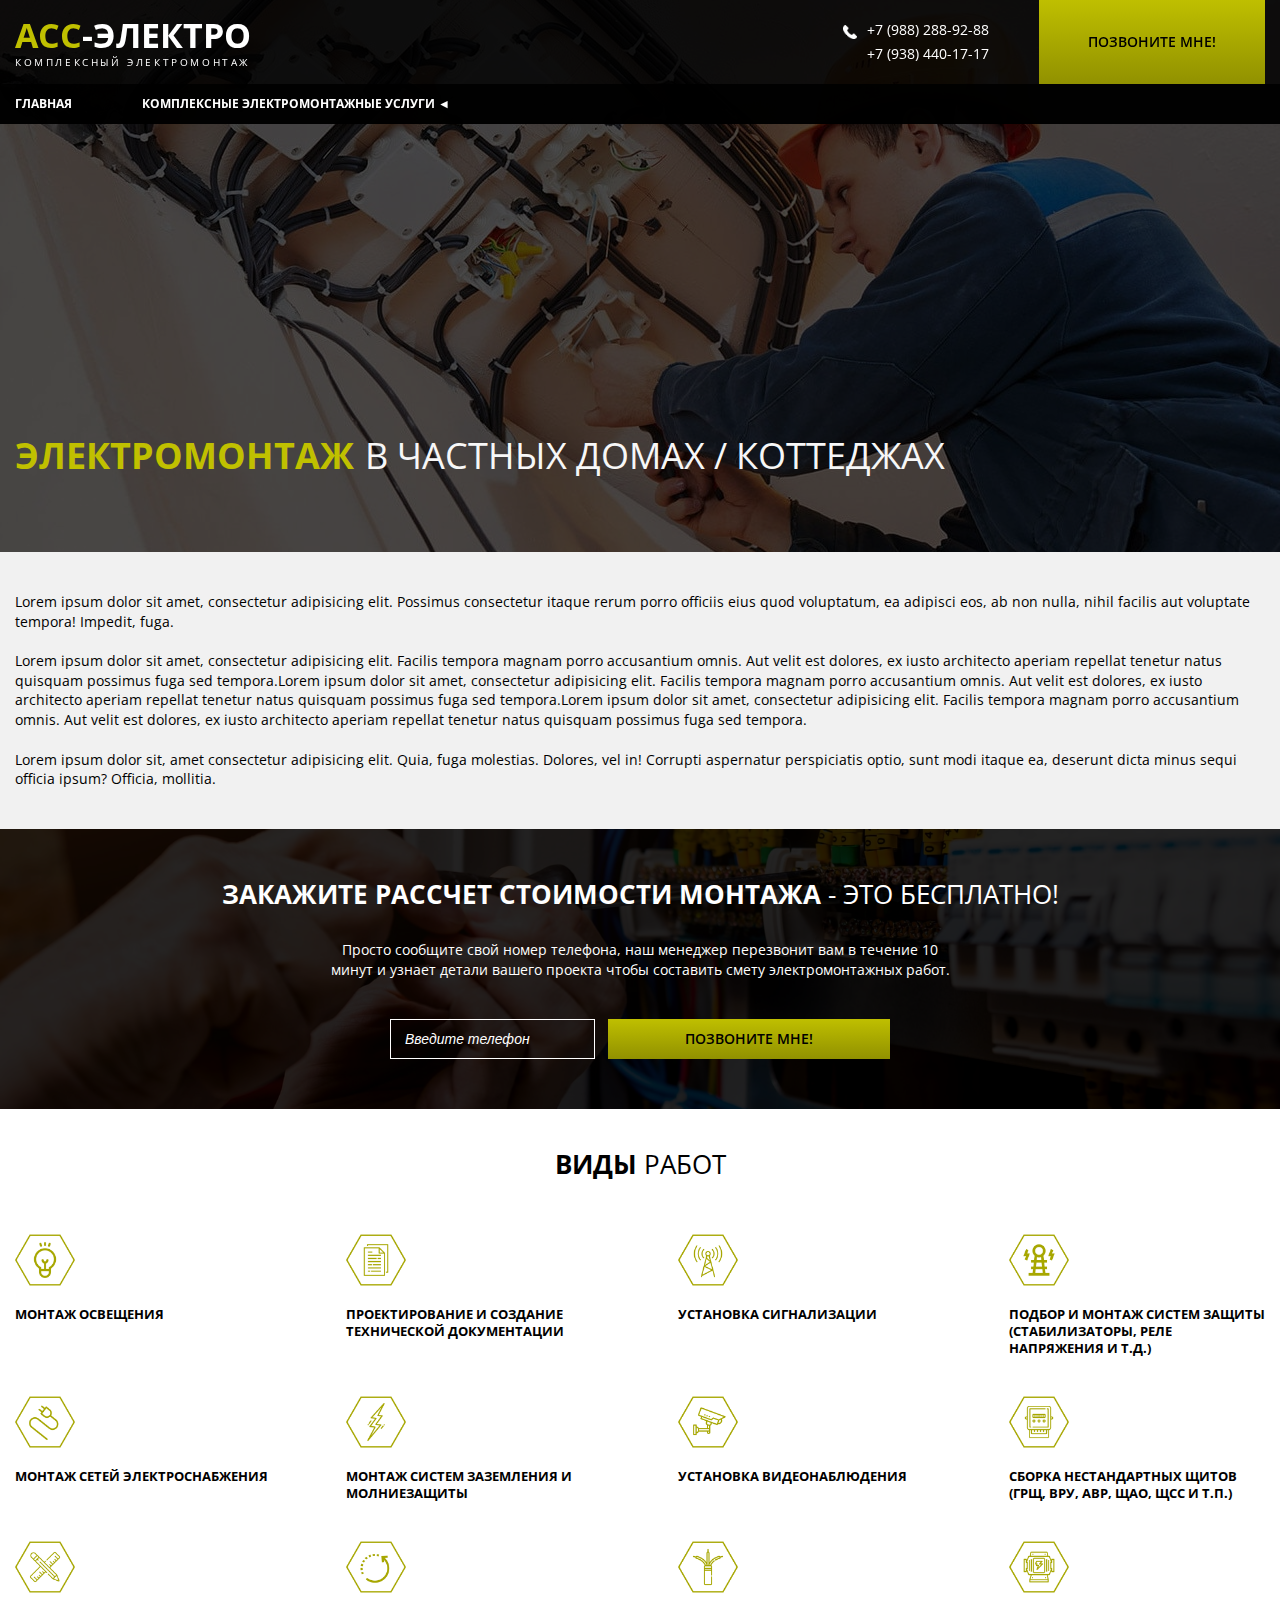
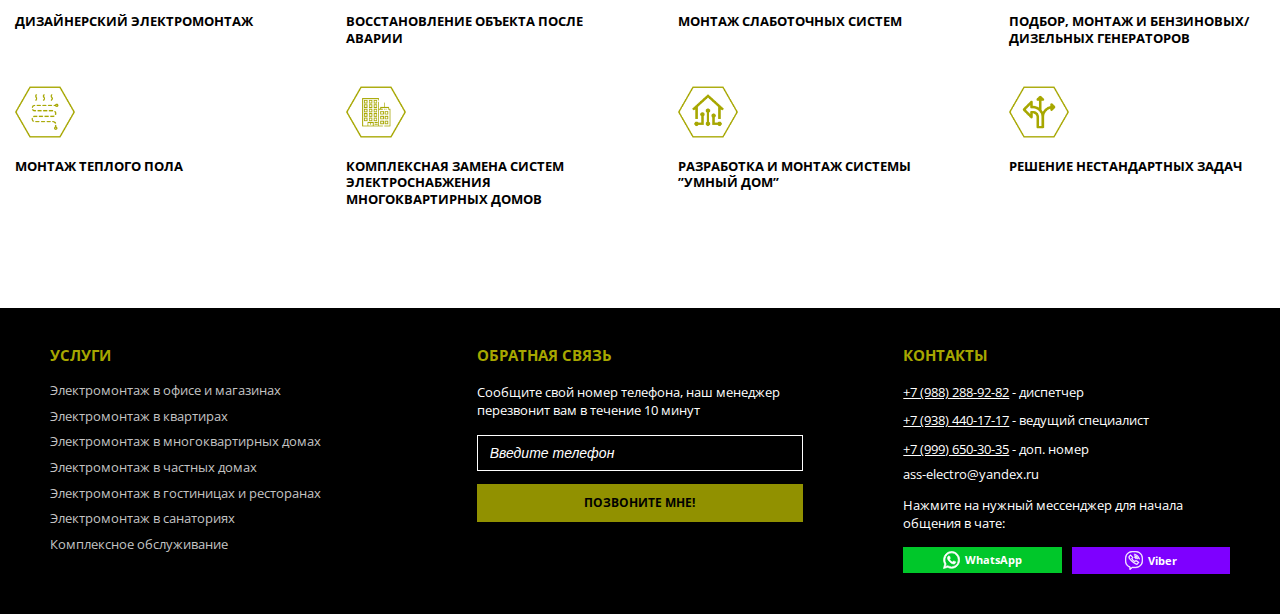
<file: pages/cottages.html>
<!DOCTYPE html>
<html lang="ru">
    <head>
        <meta charset="utf-8">
        <meta http-equiv="X-UA-Compatible" content="IE=edge">
        <title>Электромонтаж в частных домах / коттеджах</title>
        <meta name="viewport" content="width=device-width, user-scalable=no, initial-scale=1.0, maximum-scale=1.0, minimum-scale=1.0">
        <link href="https://fonts.googleapis.com/css?family=Open+Sans:400,400i,600,700&display=swap&subset=cyrillic" rel="stylesheet"> 
        <link rel="stylesheet" href="../styles/main.min.css">
    </head>
    <body>
      <header class="header header--narrow" id="header">
  <div class="header-menu header__menu">
  <div class="header-menu__container container">
    <div class="header-menu__content">
      <div class="logo header-menu__logo">
  <a class="logo__link" href="./">
    <h1 class="logo__primary-text"><span class="logo__primary-text--primary-color">Асс</span>-Электро</h1>
    <h2 class="logo__sub-text">Комплексный электромонтаж</h2>
  </a>
</div>
      <div class="header-menu__phones-block">
        <img class="header-menu__icon-phone" alt="Электромонтаж телефоны" src="../img/phone.png">
        <div class="header-menu__phones">
          <p class="header-menu__phone">+7 (988) 288-92-88</p>
          <p class="header-menu__phone">+7 (938) 440-17-17</p>
        </div>
      </div>
      <a class="header-menu__request" href="#callback">
        <p class="header-menu__request-text">Позвоните мне!</p>
      </a>
      <div class="navigation header__navigation">
  <input type="checkbox" class="navigation__checkbox" id="navi-toggle">

  <label for="navi-toggle" class="navigation__button">
      <span class="navigation__icon">&nbsp;</span>
  </label>

  <nav class="navigation__nav">
    <div class="navigation__content navigation--active-cottages">
      <a class="navigation__link navigation__link--main navigation__link" href="./">Главная</a>
      <input type="checkbox" name="check-list" id="check-list" class="navigation__check-list">
      <label for="check-list" class="navigation__block-header">Комплексные электромонтажные услуги <span class="navigation__arrow-left">&#9668;</span><span class="navigation__arrow-down">&#9660;</span></label>
      <ul class="navigation__links-list">
        <li class="navigation__list-elem"><a href="./service.html" class="navigation__link">Комплексное обслуживание объектов, сервисное и аварийно-диспетчерское обслуживание 24/7</a></li>
        <li class="navigation__list-elem"><a href="./flat.html" class="navigation__link">Электромонтаж в квартирах</a></li>
        <li class="navigation__list-elem"><a href="./office.html" class="navigation__link">Электромонтаж в офисе и магазине</a></li>
        <li class="navigation__list-elem"><a href="./apartment.html" class="navigation__link">Электромонтаж в многоквартирных домах</a></li>
        <li class="navigation__list-elem"><a href="./cottages.html" class="navigation__link">Электромонтаж в частных домах / коттеджах</a></li>
        <li class="navigation__list-elem"><a href="./hotel.html" class="navigation__link">Электромонтаж в гостиницах и ресторанах</a></li>
        <li class="navigation__list-elem"><a href="./sanatorium.html" class="navigation__link">Электромонтажные работы в санаториях</a></li>
      </ul>
    </div>
  </nav>
</div>
    </div>
  </div>
  <nav class="navbar header__navbar">
  <div class="navbar__container container">
    <div class="navbar__content navbar--active-cottages">
      <a class="navbar__link navbar__link--main" href="./">Главная</a>
      <div class="navbar__block-links">
        <h4 class="navbar__block-header">Комплексные электромонтажные услуги <span class="navbar__arrow-left">&#9668;</span><span class="navbar__arrow-down">&#9660;</span></h4>
        <ul class="navbar__links-list">
          <li class="navbar__list-elem"><a href="./service.html" class="navbar__link">Комплексное обслуживание объектов, сервисное и аварийно-диспетчерское обслуживание 24/7</a></li>
          <li class="navbar__list-elem"><a href="./flat.html" class="navbar__link">Электромонтаж в квартирах</a></li>
          <li class="navbar__list-elem"><a href="./office.html" class="navbar__link">Электромонтаж в офисе и магазине</a></li>
          <li class="navbar__list-elem"><a href="./apartment.html" class="navbar__link">Электромонтаж в многоквартирных домах</a></li>
          <li class="navbar__list-elem"><a href="./cottages.html" class="navbar__link">Электромонтаж в частных домах / коттеджах</a></li>
          <li class="navbar__list-elem"><a href="./hotel.html" class="navbar__link">Электромонтаж в гостиницах и ресторанах</a></li>
          <li class="navbar__list-elem"><a href="./sanatorium.html" class="navbar__link">Электромонтажные работы в санаториях</a></li>
        </ul>
      </div>
    </div>
  </div>
</nav>
</div>
  <div class="main-text header__text main-text--lower main-text--one-line">
  <div class="main-text__container container">
    <div class="main-text__content">
      <h1 class="main-text__title">Электромонтаж</h1>
      <h2 class="main-text__subtitle">в частных домах / коттеджах</h2>
    </div>
  </div>
</div>
</header>
      <section class="text-block">
  <div class="container text-block__container">
    <p class="text-block__paragraph">Lorem ipsum dolor sit amet, consectetur adipisicing elit. Possimus consectetur itaque 
      rerum porro officiis eius quod voluptatum, ea adipisci eos, ab non nulla, nihil facilis aut voluptate tempora! 
      Impedit, fuga.</p>
    <p class="text-block__paragraph">Lorem ipsum dolor sit amet, consectetur adipisicing elit. Facilis tempora magnam 
      porro accusantium omnis. Aut velit est dolores, ex iusto architecto aperiam repellat tenetur natus quisquam 
      possimus fuga sed tempora.Lorem ipsum dolor sit amet, consectetur adipisicing elit. Facilis tempora magnam 
      porro accusantium omnis. Aut velit est dolores, ex iusto architecto aperiam repellat tenetur natus quisquam 
      possimus fuga sed tempora.Lorem ipsum dolor sit amet, consectetur adipisicing elit. Facilis tempora magnam 
      porro accusantium omnis. Aut velit est dolores, ex iusto architecto aperiam repellat tenetur natus quisquam 
      possimus fuga sed tempora.</p>
    <p class="text-block__paragraph">Lorem ipsum dolor sit, amet consectetur adipisicing elit. Quia, fuga molestias. 
      Dolores, vel in! Corrupti aspernatur perspiciatis optio, sunt modi itaque ea, deserunt dicta minus sequi officia 
      ipsum? Officia, mollitia.</p>
  </div>
</section>
      <section class="callback" id="callback">
  <div class="callback__grey-bgc">
    <div class="callback-container container">
      <h2 class="heading callback__heading heading--white"><span class="heading__bold">Закажите рассчет стоимости монтажа</span> - это бесплатно!</h2>
      <p class="callback__text">
        Просто сообщите свой номер телефона, наш менеджер перезвонит вам в течение 10 минут 
        и узнает детали вашего проекта чтобы составить смету электромонтажных работ.
      </p>
      <form action="#" class="callback__form">
        <input class="callback__input" type="text" placeholder="Введите телефон">
        <div class="callback__submit"><p class="callback__btn-text">Позвоните мне!</p></div>
      </form>
    </div>
  </div>
</section>
      <section class="job-types">
  <div class="job-types__container container">
    <h2 class="heading job-types__heading"><span class="heading__bold">Виды</span> Работ</h2>
    <div class="job-types__content">
      <div class="job-type job-types__type">
  <img src="../img/svg/job1.png" alt="Почему стоит выбрать нас:" class="job-type__icon">
  <h3 class="job-type__text">Монтаж освещения</h3>
  <div class="job-type__additional-info">
    <img src="../img/svg/job1.png" alt="Почему стоит выбрать нас:" class="job-type__icon">
    <h3 class="job-type__text">Монтаж освещения</h3>
    <p class="job-type__additional-text">Штробление, разработка схем монтажа, разметка на поверхности, установка осветительных приборов различного типа.</p>
  </div>
</div>
      
      <div class="job-type job-types__type">
  <img src="../img/svg/job2.png" alt="Почему стоит выбрать нас:" class="job-type__icon">
  <h3 class="job-type__text">Проектирование и создание технической документации</h3>
  <div class="job-type__additional-info">
    <img src="../img/svg/job2.png" alt="Почему стоит выбрать нас:" class="job-type__icon">
    <h3 class="job-type__text">Проектирование и создание технической документации</h3>
    <p class="job-type__additional-text">Выполняем полный комплекс по проектированию систем электроснабжения зданий различного назначение и разработку технической документации по всем требованиям проектной ГОСТа.</p>
  </div>
</div>
      
      <div class="job-type job-types__type">
  <img src="../img/svg/job3.png" alt="Почему стоит выбрать нас:" class="job-type__icon">
  <h3 class="job-type__text">Установка сигнализации</h3>
  <div class="job-type__additional-info">
    <img src="../img/svg/job3.png" alt="Почему стоит выбрать нас:" class="job-type__icon">
    <h3 class="job-type__text">Установка сигнализации</h3>
    <p class="job-type__additional-text">Ваш объект должен быть под надежной защитой! Выполняем комплексную работу по установке сигнализации любого типа и для любого объекта.</p>
  </div>
</div>
      
      <div class="job-type job-types__type">
  <img src="../img/svg/job4.png" alt="Почему стоит выбрать нас:" class="job-type__icon">
  <h3 class="job-type__text">Подбор и монтаж систем защиты (стабилизаторы, реле напряжения и т.д.)</h3>
  <div class="job-type__additional-info">
    <img src="../img/svg/job4.png" alt="Почему стоит выбрать нас:" class="job-type__icon">
    <h3 class="job-type__text">Подбор и монтаж систем защиты (стабилизаторы, реле напряжения и т.д.)</h3>
    <p class="job-type__additional-text">Определение оптимального места и схемы интеграции в вашу сеть, прокладка кабельных линий, установка стабилизатора, подключение силовых линий к стабилизатору.</p>
  </div>
</div>
      
      <div class="job-type job-types__type">
  <img src="../img/svg/job5.png" alt="Почему стоит выбрать нас:" class="job-type__icon">
  <h3 class="job-type__text">Монтаж сетей электроснабжения</h3>
  <div class="job-type__additional-info">
    <img src="../img/svg/job5.png" alt="Почему стоит выбрать нас:" class="job-type__icon">
    <h3 class="job-type__text">Монтаж сетей электроснабжения</h3>
    <p class="job-type__additional-text">Монтаж сетей электроснабжения, монтаж и демонтаж опор воздушных линий, проводов, трансформаторных подстанций, линейного электрооборудования, установка распределительных устройств и коммутационной аппаратуры.</p>
  </div>
</div>
      
      <div class="job-type job-types__type">
  <img src="../img/svg/job6.png" alt="Почему стоит выбрать нас:" class="job-type__icon">
  <h3 class="job-type__text">Монтаж систем заземления и молниезащиты</h3>
  <div class="job-type__additional-info">
    <img src="../img/svg/job6.png" alt="Почему стоит выбрать нас:" class="job-type__icon">
    <h3 class="job-type__text">Монтаж систем заземления и молниезащиты</h3>
    <p class="job-type__additional-text">Осуществляем полную безопасность вашего объекта от грозы и выполняем подбор клалифицированой защитной системы.</p>
  </div>
</div>
      
      <div class="job-type job-types__type">
  <img src="../img/svg/job7.png" alt="Почему стоит выбрать нас:" class="job-type__icon">
  <h3 class="job-type__text">Установка видеонаблюдения</h3>
  <div class="job-type__additional-info">
    <img src="../img/svg/job7.png" alt="Почему стоит выбрать нас:" class="job-type__icon">
    <h3 class="job-type__text">Установка видеонаблюдения</h3>
    <p class="job-type__additional-text">Создание проекта для видеонаблюдения, подбор оборудования, монтаж и настройка удаленного просмотра и контроля объекта.</p>
  </div>
</div>
      
      <div class="job-type job-types__type">
  <img src="../img/svg/job8.png" alt="Почему стоит выбрать нас:" class="job-type__icon">
  <h3 class="job-type__text">Сборка нестандартных щитов (ГРЩ, ВРУ, АВР, ЩАО, ЩСС и т.п.)</h3>
  <div class="job-type__additional-info">
    <img src="../img/svg/job8.png" alt="Почему стоит выбрать нас:" class="job-type__icon">
    <h3 class="job-type__text">Сборка нестандартных щитов (ГРЩ, ВРУ, АВР, ЩАО, ЩСС и т.п.)</h3>
    <p class="job-type__additional-text">Профессиональная сборка всех видов нестандартных щитов.</p>
  </div>
</div>
      
      <div class="job-type job-types__type">
  <img src="../img/svg/job9.png" alt="Почему стоит выбрать нас:" class="job-type__icon">
  <h3 class="job-type__text">Дизайнерский электромонтаж</h3>
  <div class="job-type__additional-info">
    <img src="../img/svg/job9.png" alt="Почему стоит выбрать нас:" class="job-type__icon">
    <h3 class="job-type__text">Дизайнерский электромонтаж</h3>
    <p class="job-type__additional-text">Разработка эксклюзивного дизайнерского проекта по любому желанию заказчика.</p>
  </div>
</div>
      
      <div class="job-type job-types__type">
  <img src="../img/svg/job10.png" alt="Почему стоит выбрать нас:" class="job-type__icon">
  <h3 class="job-type__text">Восстановление объекта после аварии</h3>
  <div class="job-type__additional-info">
    <img src="../img/svg/job10.png" alt="Почему стоит выбрать нас:" class="job-type__icon">
    <h3 class="job-type__text">Восстановление объекта после аварии</h3>
    <p class="job-type__additional-text">Наши специалисты демонтируют неисправности или с нуля восстановят объект до полной работоспособности.</p>
  </div>
</div>
      
      <div class="job-type job-types__type">
  <img src="../img/svg/job11.png" alt="Почему стоит выбрать нас:" class="job-type__icon">
  <h3 class="job-type__text">Монтаж слаботочных систем</h3>
  <div class="job-type__additional-info">
    <img src="../img/svg/job11.png" alt="Почему стоит выбрать нас:" class="job-type__icon">
    <h3 class="job-type__text">Монтаж слаботочных систем</h3>
    <p class="job-type__additional-text">Монтаж слаботочных систем для локальной компьютерной сети, интернета, телефонной коммуникации, видеонаблюдения, охранной и пожарной сигнализации, пропускных систем и других структурированных кабельных сетей.</p>
  </div>
</div>
      
      <div class="job-type job-types__type">
  <img src="../img/svg/job12.png" alt="Почему стоит выбрать нас:" class="job-type__icon">
  <h3 class="job-type__text">Подбор, монтаж и бензиновых/дизельных генераторов</h3>
  <div class="job-type__additional-info">
    <img src="../img/svg/job12.png" alt="Почему стоит выбрать нас:" class="job-type__icon">
    <h3 class="job-type__text">Подбор, монтаж и бензиновых/дизельных генераторов</h3>
    <p class="job-type__additional-text">Нужен генератор? Не проблема! Поможем выбрать оптимальное оборудование и произведём профессиональный монтаж генератора.</p>
  </div>
</div>
      
      <div class="job-type job-types__type">
  <img src="../img/svg/job13.png" alt="Почему стоит выбрать нас:" class="job-type__icon">
  <h3 class="job-type__text">Монтаж теплого пола</h3>
  <div class="job-type__additional-info">
    <img src="../img/svg/job13.png" alt="Почему стоит выбрать нас:" class="job-type__icon">
    <h3 class="job-type__text">Монтаж теплого пола</h3>
    <p class="job-type__additional-text">Выполняем профессиональный монтаж электрического теплого пола по всем необходимым нормам безопасности.</p>
  </div>
</div>
      
      <div class="job-type job-types__type">
  <img src="../img/svg/job14.png" alt="Почему стоит выбрать нас:" class="job-type__icon">
  <h3 class="job-type__text">Комплексная замена систем электроснабжения многоквартирных домов</h3>
  <div class="job-type__additional-info">
    <img src="../img/svg/job14.png" alt="Почему стоит выбрать нас:" class="job-type__icon">
    <h3 class="job-type__text">Комплексная замена систем электроснабжения многоквартирных домов</h3>
    <p class="job-type__additional-text">Профессиональная полная или частичная замена электропроводки, монтаж систем освещения, замена приборов учёта электроэнергии, монтаж электрических щитов на лестничной площадке, подключение систем питания объекта к ВРУ.</p>
  </div>
</div>
      
      <div class="job-type job-types__type">
  <img src="../img/svg/job15.png" alt="Почему стоит выбрать нас:" class="job-type__icon">
  <h3 class="job-type__text">Разработка и монтаж системы &#8221;Умный дом&#8221;</h3>
  <div class="job-type__additional-info">
    <img src="../img/svg/job15.png" alt="Почему стоит выбрать нас:" class="job-type__icon">
    <h3 class="job-type__text">Разработка и монтаж системы &#8221;Умный дом&#8221;</h3>
    <p class="job-type__additional-text">Умный дом – это не фантастика, а доступная система. Создадим проект умного дома для полной или частичной автоматизации инженерных систем жилого помещения. Дом станет подстраивать свои системы под нужды хозяина без его вмешательства!</p>
  </div>
</div>
      
      <div class="job-type job-types__type">
  <img src="../img/svg/job16.png" alt="Почему стоит выбрать нас:" class="job-type__icon">
  <h3 class="job-type__text">Решение нестандартных задач</h3>
  <div class="job-type__additional-info">
    <img src="../img/svg/job16.png" alt="Почему стоит выбрать нас:" class="job-type__icon">
    <h3 class="job-type__text">Решение нестандартных задач</h3>
    <p class="job-type__additional-text">Если вы не нашли нужную услугу из нашего перечня, просто свяжитесь с нами и мы решим любую задачу связанную с электромонтажными работами!</p>
  </div>
</div>
    </div>
  </div>
</section>
      <footer class="footer">
  <div class="footer__container container">
    <div class="footer__content">
      <section class="footer__section footer__section--offers">
        <h3 class="footer__heading">Услуги</h3>
        <ul class="footer__links-list">
          <li class="footer__list-item"><a href="#" class="footer__link">Электромонтаж в офисе и магазинах</a></li>
          <li class="footer__list-item"><a href="#" class="footer__link">Электромонтаж в квартирах</a></li>
          <li class="footer__list-item"><a href="#" class="footer__link">Электромонтаж в многоквартирных домах</a></li>
          <li class="footer__list-item"><a href="#" class="footer__link">Электромонтаж в частных домах</a></li>
          <li class="footer__list-item"><a href="#" class="footer__link">Электромонтаж в гостиницах и ресторанах</a></li>
          <li class="footer__list-item"><a href="#" class="footer__link">Электромонтаж в санаториях</a></li>
          <li class="footer__list-item"><a href="#" class="footer__link">Комплексное обслуживание</a></li>
        </ul>
      </section>
      <section class="footer__section">
        <h3 class="footer__heading">Обратная связь</h3>
        <p class="footer__text">Сообщите свой номер телефона, наш менеджер перезвонит вам в течение 10 минут</p>
        <form action="#" class="footer__form">
          <input class="footer__input" type="text" placeholder="Введите телефон">
          <div class="footer__submit">Позвоните мне!</div>
        </form>
      </section>
      <section class="footer__section">
        <h3 class="footer__heading">Контакты</h3>
        <div class="footer__phone"><p class="footer__phone-text"><span class="footer__phone--underlined">+7 (988) 288-92-82</span> - диспетчер</p></div>
        <div class="footer__phone"><p class="footer__phone-text"><span class="footer__phone--underlined">+7 (938) 440-17-17</span> - ведущий специалист</p></div>
        <div class="footer__phone"><p class="footer__phone-text"><span class="footer__phone--underlined">+7 (999) 650-30-35</span> - доп. номер</p></div>
        <div class="footer__email">ass-electro@yandex.ru</div>
        <div class="footer__messagers">
          <p class="footer__text">Нажмите на нужный мессенджер для начала общения в чате:</p>
          <div class="footer__messager footer__messager--green">
            <img src="../img/svg/whatsapp.svg" alt="Whatsapp Электромонтаж" class="footer__messager-icon">
            <p class="footer__messager-text">WhatsApp</p>
          </div>
          <div class="footer__messager footer__messager--purple">
            <img src="../img/svg/viber.svg" alt="Viber Электромонтаж" class="footer__messager-icon">
            <p class="footer__messager-text">Viber</p>
          </div>
        </div>
      </section>
    </div>
  </div>
</footer>
      <script src="../js/main.min.js"></script>
      <script src="../js/vendor.min.js"></script>
    </body>
</html>
</file>
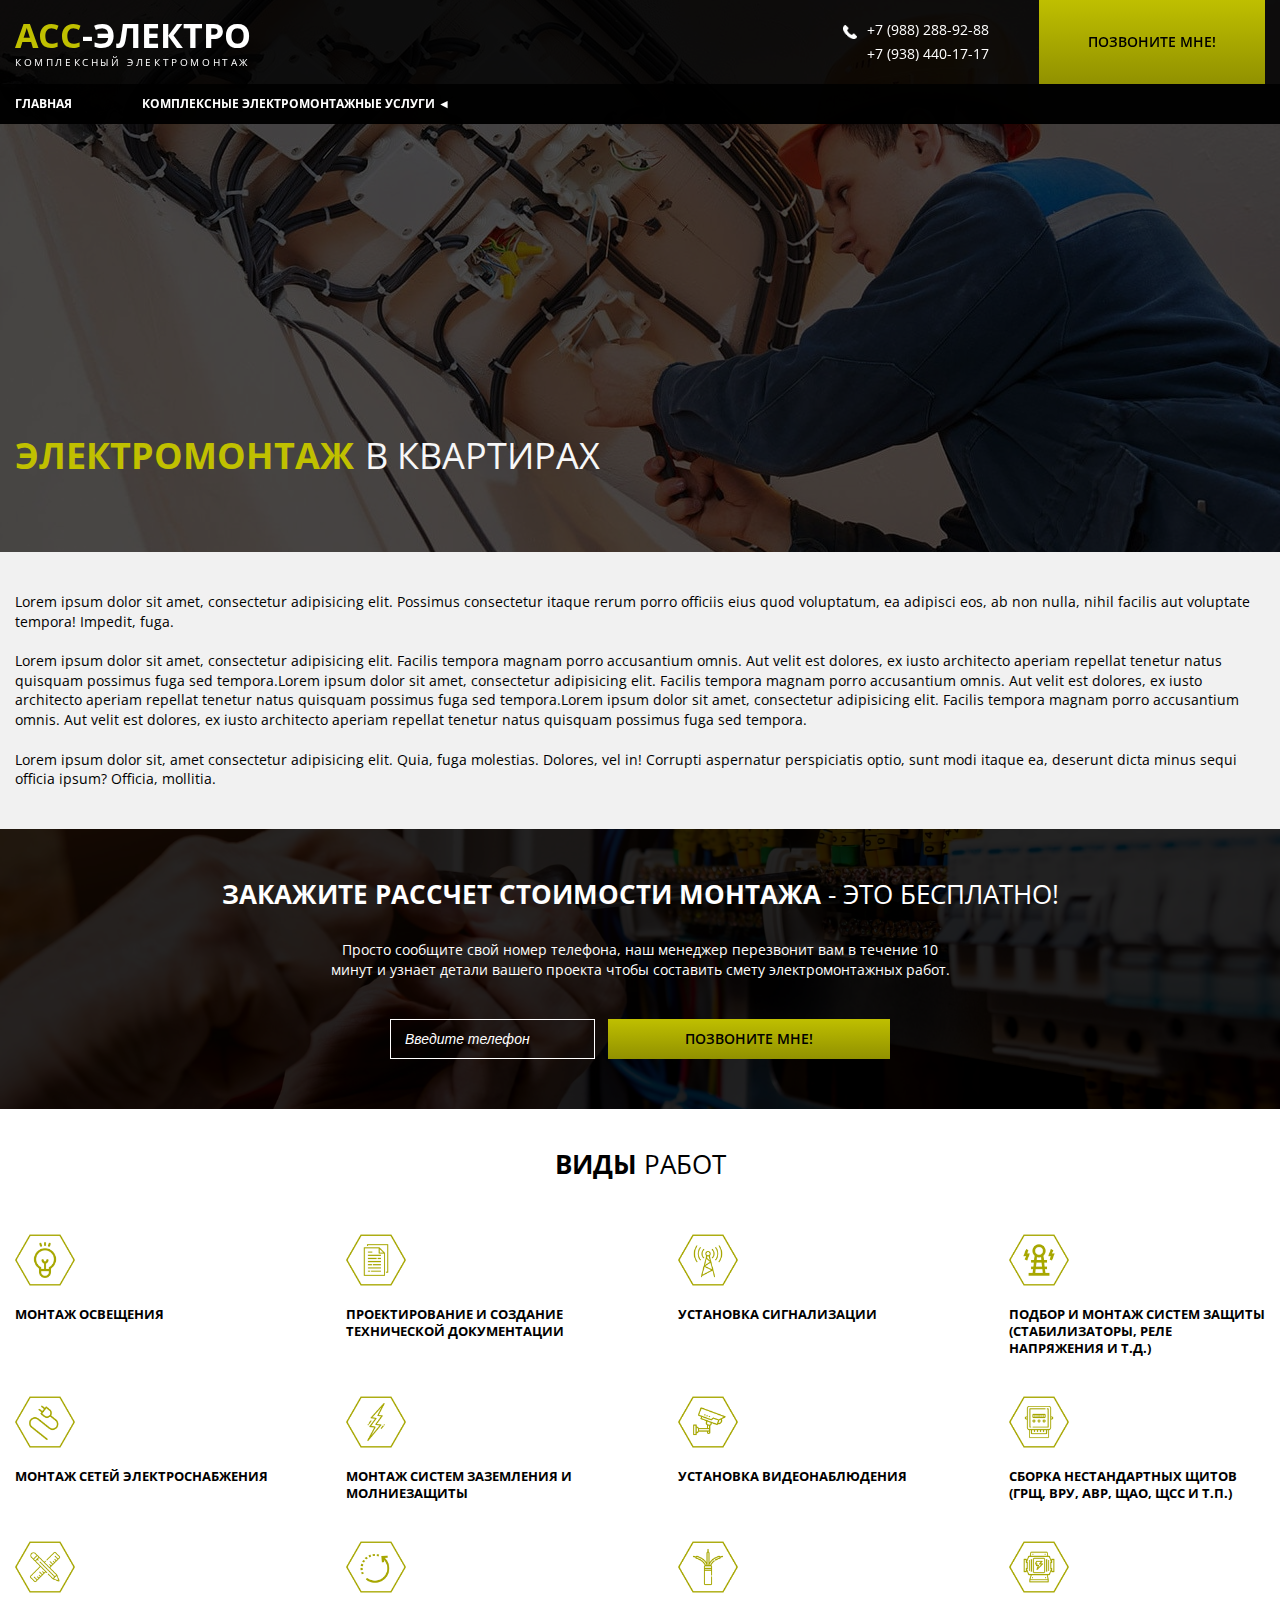
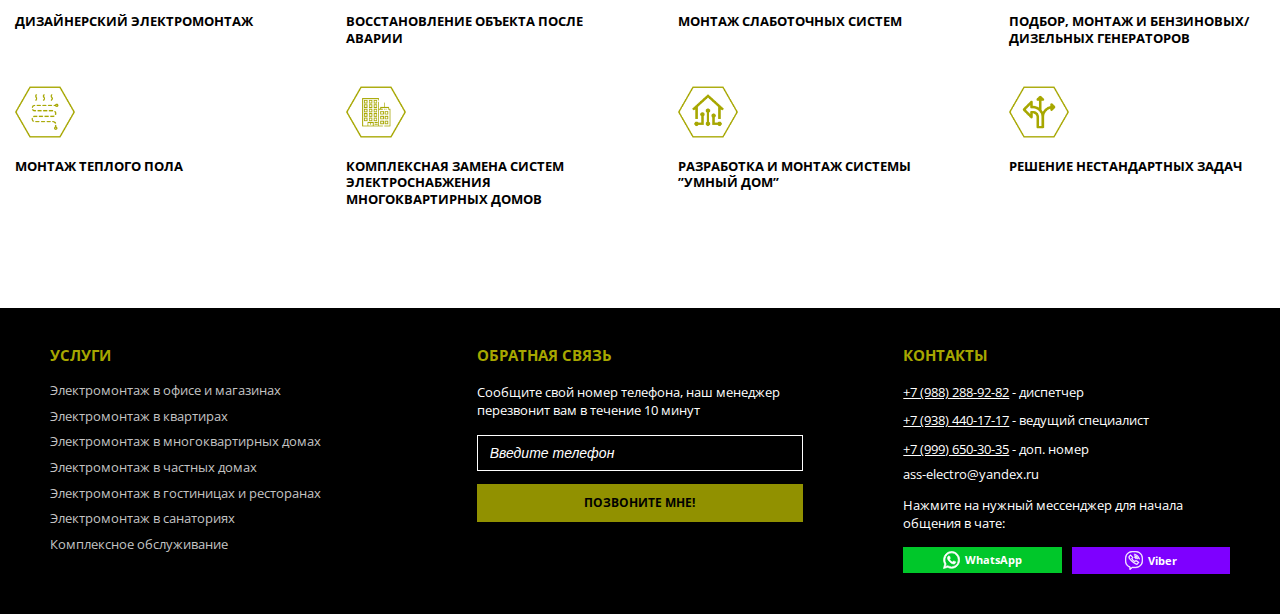
<file: pages/flat.html>
<!DOCTYPE html>
<html lang="ru">
    <head>
        <meta charset="utf-8">
        <meta http-equiv="X-UA-Compatible" content="IE=edge">
        <title>Электромонтаж в квартирах</title>
        <meta name="viewport" content="width=device-width, user-scalable=no, initial-scale=1.0, maximum-scale=1.0, minimum-scale=1.0">
        <link href="https://fonts.googleapis.com/css?family=Open+Sans:400,400i,600,700&display=swap&subset=cyrillic" rel="stylesheet"> 
        <link rel="stylesheet" href="../styles/main.min.css">
    </head>
    <body>
      <header class="header header--narrow" id="header">
  <div class="header-menu header__menu">
  <div class="header-menu__container container">
    <div class="header-menu__content">
      <div class="logo header-menu__logo">
  <a class="logo__link" href="./">
    <h1 class="logo__primary-text"><span class="logo__primary-text--primary-color">Асс</span>-Электро</h1>
    <h2 class="logo__sub-text">Комплексный электромонтаж</h2>
  </a>
</div>
      <div class="header-menu__phones-block">
        <img class="header-menu__icon-phone" alt="Электромонтаж телефоны" src="../img/phone.png">
        <div class="header-menu__phones">
          <p class="header-menu__phone">+7 (988) 288-92-88</p>
          <p class="header-menu__phone">+7 (938) 440-17-17</p>
        </div>
      </div>
      <a class="header-menu__request" href="#callback">
        <p class="header-menu__request-text">Позвоните мне!</p>
      </a>
      <div class="navigation header__navigation">
  <input type="checkbox" class="navigation__checkbox" id="navi-toggle">

  <label for="navi-toggle" class="navigation__button">
      <span class="navigation__icon">&nbsp;</span>
  </label>

  <nav class="navigation__nav">
    <div class="navigation__content navigation--active-flat">
      <a class="navigation__link navigation__link--main navigation__link" href="./">Главная</a>
      <input type="checkbox" name="check-list" id="check-list" class="navigation__check-list">
      <label for="check-list" class="navigation__block-header">Комплексные электромонтажные услуги <span class="navigation__arrow-left">&#9668;</span><span class="navigation__arrow-down">&#9660;</span></label>
      <ul class="navigation__links-list">
        <li class="navigation__list-elem"><a href="./service.html" class="navigation__link">Комплексное обслуживание объектов, сервисное и аварийно-диспетчерское обслуживание 24/7</a></li>
        <li class="navigation__list-elem"><a href="./flat.html" class="navigation__link">Электромонтаж в квартирах</a></li>
        <li class="navigation__list-elem"><a href="./office.html" class="navigation__link">Электромонтаж в офисе и магазине</a></li>
        <li class="navigation__list-elem"><a href="./apartment.html" class="navigation__link">Электромонтаж в многоквартирных домах</a></li>
        <li class="navigation__list-elem"><a href="./cottages.html" class="navigation__link">Электромонтаж в частных домах / коттеджах</a></li>
        <li class="navigation__list-elem"><a href="./hotel.html" class="navigation__link">Электромонтаж в гостиницах и ресторанах</a></li>
        <li class="navigation__list-elem"><a href="./sanatorium.html" class="navigation__link">Электромонтажные работы в санаториях</a></li>
      </ul>
    </div>
  </nav>
</div>
    </div>
  </div>
  <nav class="navbar header__navbar">
  <div class="navbar__container container">
    <div class="navbar__content navbar--active-flat">
      <a class="navbar__link navbar__link--main" href="./">Главная</a>
      <div class="navbar__block-links">
        <h4 class="navbar__block-header">Комплексные электромонтажные услуги <span class="navbar__arrow-left">&#9668;</span><span class="navbar__arrow-down">&#9660;</span></h4>
        <ul class="navbar__links-list">
          <li class="navbar__list-elem"><a href="./service.html" class="navbar__link">Комплексное обслуживание объектов, сервисное и аварийно-диспетчерское обслуживание 24/7</a></li>
          <li class="navbar__list-elem"><a href="./flat.html" class="navbar__link">Электромонтаж в квартирах</a></li>
          <li class="navbar__list-elem"><a href="./office.html" class="navbar__link">Электромонтаж в офисе и магазине</a></li>
          <li class="navbar__list-elem"><a href="./apartment.html" class="navbar__link">Электромонтаж в многоквартирных домах</a></li>
          <li class="navbar__list-elem"><a href="./cottages.html" class="navbar__link">Электромонтаж в частных домах / коттеджах</a></li>
          <li class="navbar__list-elem"><a href="./hotel.html" class="navbar__link">Электромонтаж в гостиницах и ресторанах</a></li>
          <li class="navbar__list-elem"><a href="./sanatorium.html" class="navbar__link">Электромонтажные работы в санаториях</a></li>
        </ul>
      </div>
    </div>
  </div>
</nav>
</div>
  <div class="main-text header__text main-text--lower main-text--one-line">
  <div class="main-text__container container">
    <div class="main-text__content">
      <h1 class="main-text__title">Электромонтаж</h1>
      <h2 class="main-text__subtitle">в квартирах</h2>
    </div>
  </div>
</div>
</header>
      <section class="text-block">
  <div class="container text-block__container">
    <p class="text-block__paragraph">Lorem ipsum dolor sit amet, consectetur adipisicing elit. Possimus consectetur itaque 
      rerum porro officiis eius quod voluptatum, ea adipisci eos, ab non nulla, nihil facilis aut voluptate tempora! 
      Impedit, fuga.</p>
    <p class="text-block__paragraph">Lorem ipsum dolor sit amet, consectetur adipisicing elit. Facilis tempora magnam 
      porro accusantium omnis. Aut velit est dolores, ex iusto architecto aperiam repellat tenetur natus quisquam 
      possimus fuga sed tempora.Lorem ipsum dolor sit amet, consectetur adipisicing elit. Facilis tempora magnam 
      porro accusantium omnis. Aut velit est dolores, ex iusto architecto aperiam repellat tenetur natus quisquam 
      possimus fuga sed tempora.Lorem ipsum dolor sit amet, consectetur adipisicing elit. Facilis tempora magnam 
      porro accusantium omnis. Aut velit est dolores, ex iusto architecto aperiam repellat tenetur natus quisquam 
      possimus fuga sed tempora.</p>
    <p class="text-block__paragraph">Lorem ipsum dolor sit, amet consectetur adipisicing elit. Quia, fuga molestias. 
      Dolores, vel in! Corrupti aspernatur perspiciatis optio, sunt modi itaque ea, deserunt dicta minus sequi officia 
      ipsum? Officia, mollitia.</p>
  </div>
</section>
      <section class="callback" id="callback">
  <div class="callback__grey-bgc">
    <div class="callback-container container">
      <h2 class="heading callback__heading heading--white"><span class="heading__bold">Закажите рассчет стоимости монтажа</span> - это бесплатно!</h2>
      <p class="callback__text">
        Просто сообщите свой номер телефона, наш менеджер перезвонит вам в течение 10 минут 
        и узнает детали вашего проекта чтобы составить смету электромонтажных работ.
      </p>
      <form action="#" class="callback__form">
        <input class="callback__input" type="text" placeholder="Введите телефон">
        <div class="callback__submit"><p class="callback__btn-text">Позвоните мне!</p></div>
      </form>
    </div>
  </div>
</section>
      <section class="job-types">
  <div class="job-types__container container">
    <h2 class="heading job-types__heading"><span class="heading__bold">Виды</span> Работ</h2>
    <div class="job-types__content">
      <div class="job-type job-types__type">
  <img src="../img/svg/job1.png" alt="Почему стоит выбрать нас:" class="job-type__icon">
  <h3 class="job-type__text">Монтаж освещения</h3>
  <div class="job-type__additional-info">
    <img src="../img/svg/job1.png" alt="Почему стоит выбрать нас:" class="job-type__icon">
    <h3 class="job-type__text">Монтаж освещения</h3>
    <p class="job-type__additional-text">Штробление, разработка схем монтажа, разметка на поверхности, установка осветительных приборов различного типа.</p>
  </div>
</div>
      
      <div class="job-type job-types__type">
  <img src="../img/svg/job2.png" alt="Почему стоит выбрать нас:" class="job-type__icon">
  <h3 class="job-type__text">Проектирование и создание технической документации</h3>
  <div class="job-type__additional-info">
    <img src="../img/svg/job2.png" alt="Почему стоит выбрать нас:" class="job-type__icon">
    <h3 class="job-type__text">Проектирование и создание технической документации</h3>
    <p class="job-type__additional-text">Выполняем полный комплекс по проектированию систем электроснабжения зданий различного назначение и разработку технической документации по всем требованиям проектной ГОСТа.</p>
  </div>
</div>
      
      <div class="job-type job-types__type">
  <img src="../img/svg/job3.png" alt="Почему стоит выбрать нас:" class="job-type__icon">
  <h3 class="job-type__text">Установка сигнализации</h3>
  <div class="job-type__additional-info">
    <img src="../img/svg/job3.png" alt="Почему стоит выбрать нас:" class="job-type__icon">
    <h3 class="job-type__text">Установка сигнализации</h3>
    <p class="job-type__additional-text">Ваш объект должен быть под надежной защитой! Выполняем комплексную работу по установке сигнализации любого типа и для любого объекта.</p>
  </div>
</div>
      
      <div class="job-type job-types__type">
  <img src="../img/svg/job4.png" alt="Почему стоит выбрать нас:" class="job-type__icon">
  <h3 class="job-type__text">Подбор и монтаж систем защиты (стабилизаторы, реле напряжения и т.д.)</h3>
  <div class="job-type__additional-info">
    <img src="../img/svg/job4.png" alt="Почему стоит выбрать нас:" class="job-type__icon">
    <h3 class="job-type__text">Подбор и монтаж систем защиты (стабилизаторы, реле напряжения и т.д.)</h3>
    <p class="job-type__additional-text">Определение оптимального места и схемы интеграции в вашу сеть, прокладка кабельных линий, установка стабилизатора, подключение силовых линий к стабилизатору.</p>
  </div>
</div>
      
      <div class="job-type job-types__type">
  <img src="../img/svg/job5.png" alt="Почему стоит выбрать нас:" class="job-type__icon">
  <h3 class="job-type__text">Монтаж сетей электроснабжения</h3>
  <div class="job-type__additional-info">
    <img src="../img/svg/job5.png" alt="Почему стоит выбрать нас:" class="job-type__icon">
    <h3 class="job-type__text">Монтаж сетей электроснабжения</h3>
    <p class="job-type__additional-text">Монтаж сетей электроснабжения, монтаж и демонтаж опор воздушных линий, проводов, трансформаторных подстанций, линейного электрооборудования, установка распределительных устройств и коммутационной аппаратуры.</p>
  </div>
</div>
      
      <div class="job-type job-types__type">
  <img src="../img/svg/job6.png" alt="Почему стоит выбрать нас:" class="job-type__icon">
  <h3 class="job-type__text">Монтаж систем заземления и молниезащиты</h3>
  <div class="job-type__additional-info">
    <img src="../img/svg/job6.png" alt="Почему стоит выбрать нас:" class="job-type__icon">
    <h3 class="job-type__text">Монтаж систем заземления и молниезащиты</h3>
    <p class="job-type__additional-text">Осуществляем полную безопасность вашего объекта от грозы и выполняем подбор клалифицированой защитной системы.</p>
  </div>
</div>
      
      <div class="job-type job-types__type">
  <img src="../img/svg/job7.png" alt="Почему стоит выбрать нас:" class="job-type__icon">
  <h3 class="job-type__text">Установка видеонаблюдения</h3>
  <div class="job-type__additional-info">
    <img src="../img/svg/job7.png" alt="Почему стоит выбрать нас:" class="job-type__icon">
    <h3 class="job-type__text">Установка видеонаблюдения</h3>
    <p class="job-type__additional-text">Создание проекта для видеонаблюдения, подбор оборудования, монтаж и настройка удаленного просмотра и контроля объекта.</p>
  </div>
</div>
      
      <div class="job-type job-types__type">
  <img src="../img/svg/job8.png" alt="Почему стоит выбрать нас:" class="job-type__icon">
  <h3 class="job-type__text">Сборка нестандартных щитов (ГРЩ, ВРУ, АВР, ЩАО, ЩСС и т.п.)</h3>
  <div class="job-type__additional-info">
    <img src="../img/svg/job8.png" alt="Почему стоит выбрать нас:" class="job-type__icon">
    <h3 class="job-type__text">Сборка нестандартных щитов (ГРЩ, ВРУ, АВР, ЩАО, ЩСС и т.п.)</h3>
    <p class="job-type__additional-text">Профессиональная сборка всех видов нестандартных щитов.</p>
  </div>
</div>
      
      <div class="job-type job-types__type">
  <img src="../img/svg/job9.png" alt="Почему стоит выбрать нас:" class="job-type__icon">
  <h3 class="job-type__text">Дизайнерский электромонтаж</h3>
  <div class="job-type__additional-info">
    <img src="../img/svg/job9.png" alt="Почему стоит выбрать нас:" class="job-type__icon">
    <h3 class="job-type__text">Дизайнерский электромонтаж</h3>
    <p class="job-type__additional-text">Разработка эксклюзивного дизайнерского проекта по любому желанию заказчика.</p>
  </div>
</div>
      
      <div class="job-type job-types__type">
  <img src="../img/svg/job10.png" alt="Почему стоит выбрать нас:" class="job-type__icon">
  <h3 class="job-type__text">Восстановление объекта после аварии</h3>
  <div class="job-type__additional-info">
    <img src="../img/svg/job10.png" alt="Почему стоит выбрать нас:" class="job-type__icon">
    <h3 class="job-type__text">Восстановление объекта после аварии</h3>
    <p class="job-type__additional-text">Наши специалисты демонтируют неисправности или с нуля восстановят объект до полной работоспособности.</p>
  </div>
</div>
      
      <div class="job-type job-types__type">
  <img src="../img/svg/job11.png" alt="Почему стоит выбрать нас:" class="job-type__icon">
  <h3 class="job-type__text">Монтаж слаботочных систем</h3>
  <div class="job-type__additional-info">
    <img src="../img/svg/job11.png" alt="Почему стоит выбрать нас:" class="job-type__icon">
    <h3 class="job-type__text">Монтаж слаботочных систем</h3>
    <p class="job-type__additional-text">Монтаж слаботочных систем для локальной компьютерной сети, интернета, телефонной коммуникации, видеонаблюдения, охранной и пожарной сигнализации, пропускных систем и других структурированных кабельных сетей.</p>
  </div>
</div>
      
      <div class="job-type job-types__type">
  <img src="../img/svg/job12.png" alt="Почему стоит выбрать нас:" class="job-type__icon">
  <h3 class="job-type__text">Подбор, монтаж и бензиновых/дизельных генераторов</h3>
  <div class="job-type__additional-info">
    <img src="../img/svg/job12.png" alt="Почему стоит выбрать нас:" class="job-type__icon">
    <h3 class="job-type__text">Подбор, монтаж и бензиновых/дизельных генераторов</h3>
    <p class="job-type__additional-text">Нужен генератор? Не проблема! Поможем выбрать оптимальное оборудование и произведём профессиональный монтаж генератора.</p>
  </div>
</div>
      
      <div class="job-type job-types__type">
  <img src="../img/svg/job13.png" alt="Почему стоит выбрать нас:" class="job-type__icon">
  <h3 class="job-type__text">Монтаж теплого пола</h3>
  <div class="job-type__additional-info">
    <img src="../img/svg/job13.png" alt="Почему стоит выбрать нас:" class="job-type__icon">
    <h3 class="job-type__text">Монтаж теплого пола</h3>
    <p class="job-type__additional-text">Выполняем профессиональный монтаж электрического теплого пола по всем необходимым нормам безопасности.</p>
  </div>
</div>
      
      <div class="job-type job-types__type">
  <img src="../img/svg/job14.png" alt="Почему стоит выбрать нас:" class="job-type__icon">
  <h3 class="job-type__text">Комплексная замена систем электроснабжения многоквартирных домов</h3>
  <div class="job-type__additional-info">
    <img src="../img/svg/job14.png" alt="Почему стоит выбрать нас:" class="job-type__icon">
    <h3 class="job-type__text">Комплексная замена систем электроснабжения многоквартирных домов</h3>
    <p class="job-type__additional-text">Профессиональная полная или частичная замена электропроводки, монтаж систем освещения, замена приборов учёта электроэнергии, монтаж электрических щитов на лестничной площадке, подключение систем питания объекта к ВРУ.</p>
  </div>
</div>
      
      <div class="job-type job-types__type">
  <img src="../img/svg/job15.png" alt="Почему стоит выбрать нас:" class="job-type__icon">
  <h3 class="job-type__text">Разработка и монтаж системы &#8221;Умный дом&#8221;</h3>
  <div class="job-type__additional-info">
    <img src="../img/svg/job15.png" alt="Почему стоит выбрать нас:" class="job-type__icon">
    <h3 class="job-type__text">Разработка и монтаж системы &#8221;Умный дом&#8221;</h3>
    <p class="job-type__additional-text">Умный дом – это не фантастика, а доступная система. Создадим проект умного дома для полной или частичной автоматизации инженерных систем жилого помещения. Дом станет подстраивать свои системы под нужды хозяина без его вмешательства!</p>
  </div>
</div>
      
      <div class="job-type job-types__type">
  <img src="../img/svg/job16.png" alt="Почему стоит выбрать нас:" class="job-type__icon">
  <h3 class="job-type__text">Решение нестандартных задач</h3>
  <div class="job-type__additional-info">
    <img src="../img/svg/job16.png" alt="Почему стоит выбрать нас:" class="job-type__icon">
    <h3 class="job-type__text">Решение нестандартных задач</h3>
    <p class="job-type__additional-text">Если вы не нашли нужную услугу из нашего перечня, просто свяжитесь с нами и мы решим любую задачу связанную с электромонтажными работами!</p>
  </div>
</div>
    </div>
  </div>
</section>
      <footer class="footer">
  <div class="footer__container container">
    <div class="footer__content">
      <section class="footer__section footer__section--offers">
        <h3 class="footer__heading">Услуги</h3>
        <ul class="footer__links-list">
          <li class="footer__list-item"><a href="#" class="footer__link">Электромонтаж в офисе и магазинах</a></li>
          <li class="footer__list-item"><a href="#" class="footer__link">Электромонтаж в квартирах</a></li>
          <li class="footer__list-item"><a href="#" class="footer__link">Электромонтаж в многоквартирных домах</a></li>
          <li class="footer__list-item"><a href="#" class="footer__link">Электромонтаж в частных домах</a></li>
          <li class="footer__list-item"><a href="#" class="footer__link">Электромонтаж в гостиницах и ресторанах</a></li>
          <li class="footer__list-item"><a href="#" class="footer__link">Электромонтаж в санаториях</a></li>
          <li class="footer__list-item"><a href="#" class="footer__link">Комплексное обслуживание</a></li>
        </ul>
      </section>
      <section class="footer__section">
        <h3 class="footer__heading">Обратная связь</h3>
        <p class="footer__text">Сообщите свой номер телефона, наш менеджер перезвонит вам в течение 10 минут</p>
        <form action="#" class="footer__form">
          <input class="footer__input" type="text" placeholder="Введите телефон">
          <div class="footer__submit">Позвоните мне!</div>
        </form>
      </section>
      <section class="footer__section">
        <h3 class="footer__heading">Контакты</h3>
        <div class="footer__phone"><p class="footer__phone-text"><span class="footer__phone--underlined">+7 (988) 288-92-82</span> - диспетчер</p></div>
        <div class="footer__phone"><p class="footer__phone-text"><span class="footer__phone--underlined">+7 (938) 440-17-17</span> - ведущий специалист</p></div>
        <div class="footer__phone"><p class="footer__phone-text"><span class="footer__phone--underlined">+7 (999) 650-30-35</span> - доп. номер</p></div>
        <div class="footer__email">ass-electro@yandex.ru</div>
        <div class="footer__messagers">
          <p class="footer__text">Нажмите на нужный мессенджер для начала общения в чате:</p>
          <div class="footer__messager footer__messager--green">
            <img src="../img/svg/whatsapp.svg" alt="Whatsapp Электромонтаж" class="footer__messager-icon">
            <p class="footer__messager-text">WhatsApp</p>
          </div>
          <div class="footer__messager footer__messager--purple">
            <img src="../img/svg/viber.svg" alt="Viber Электромонтаж" class="footer__messager-icon">
            <p class="footer__messager-text">Viber</p>
          </div>
        </div>
      </section>
    </div>
  </div>
</footer>
      <script src="../js/main.min.js"></script>
      <script src="../js/vendor.min.js"></script>
    </body>
</html>
</file>
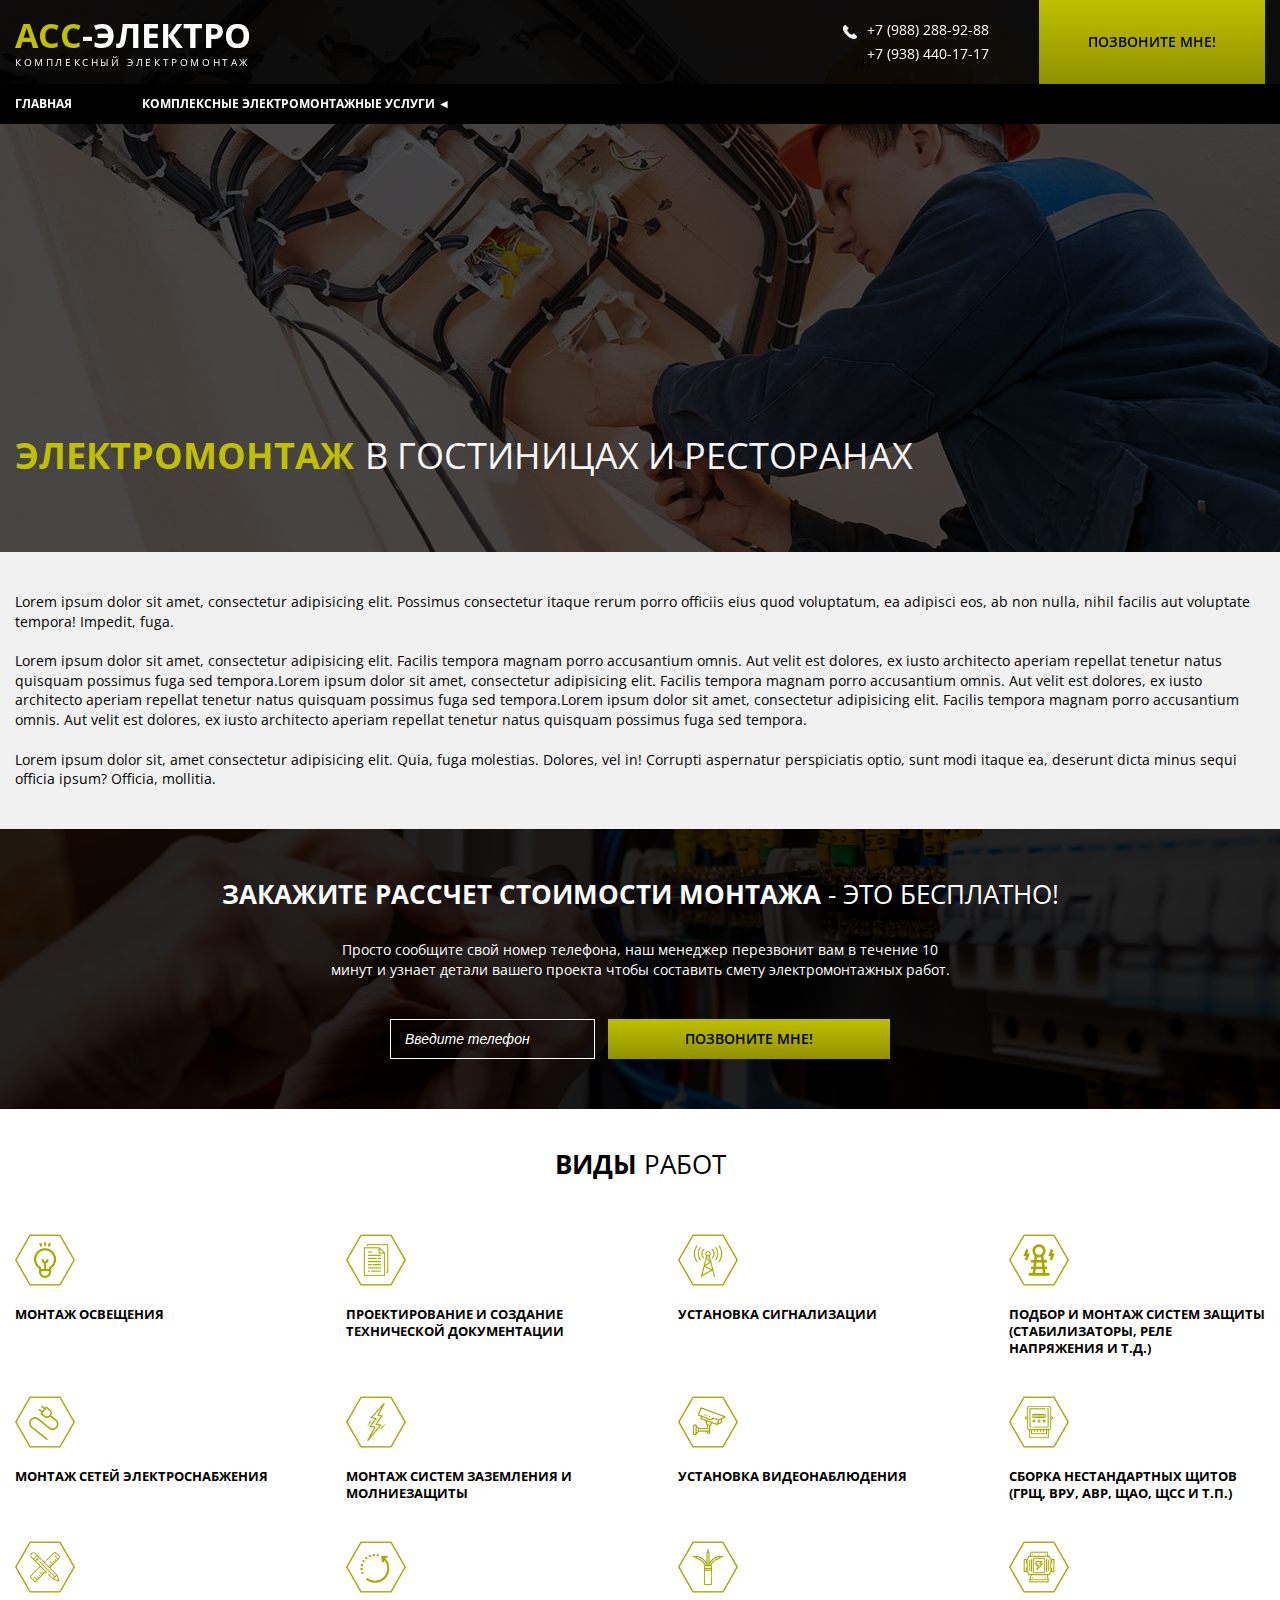
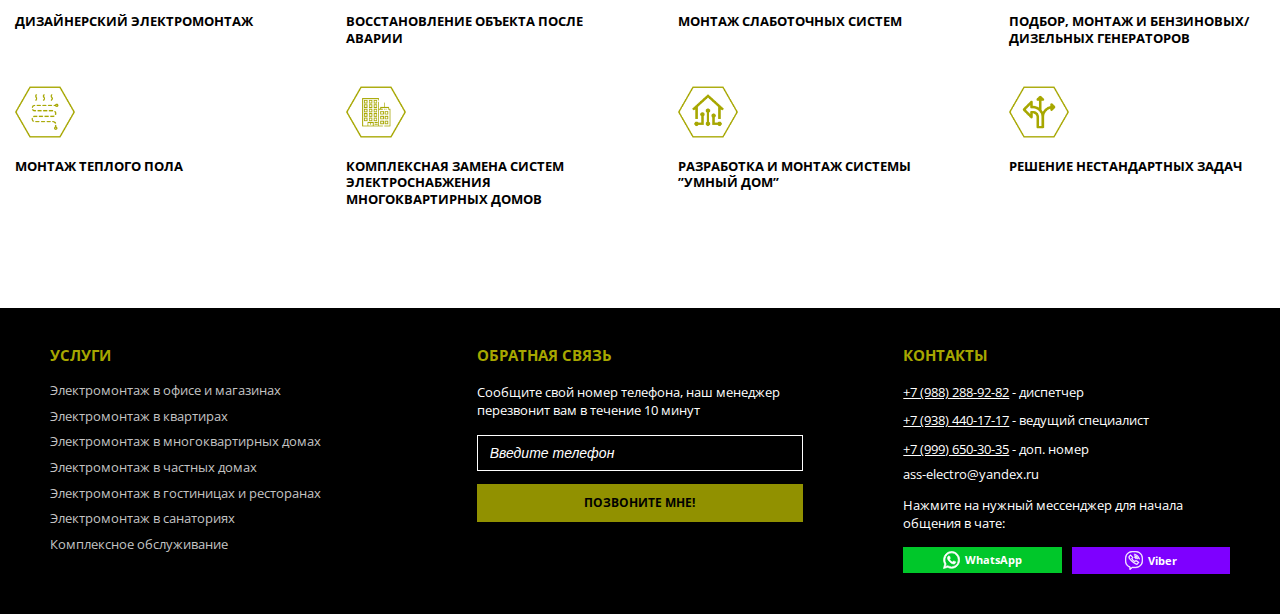
<file: pages/hotel.html>
<!DOCTYPE html>
<html lang="ru">
    <head>
        <meta charset="utf-8">
        <meta http-equiv="X-UA-Compatible" content="IE=edge">
        <title>Электромонтаж в гостиницах и ресторанах</title>
        <meta name="viewport" content="width=device-width, user-scalable=no, initial-scale=1.0, maximum-scale=1.0, minimum-scale=1.0">
        <link href="https://fonts.googleapis.com/css?family=Open+Sans:400,400i,600,700&display=swap&subset=cyrillic" rel="stylesheet"> 
        <link rel="stylesheet" href="../styles/main.min.css">
    </head>
    <body>
      <header class="header header--narrow" id="header">
  <div class="header-menu header__menu">
  <div class="header-menu__container container">
    <div class="header-menu__content">
      <div class="logo header-menu__logo">
  <a class="logo__link" href="./">
    <h1 class="logo__primary-text"><span class="logo__primary-text--primary-color">Асс</span>-Электро</h1>
    <h2 class="logo__sub-text">Комплексный электромонтаж</h2>
  </a>
</div>
      <div class="header-menu__phones-block">
        <img class="header-menu__icon-phone" alt="Электромонтаж телефоны" src="../img/phone.png">
        <div class="header-menu__phones">
          <p class="header-menu__phone">+7 (988) 288-92-88</p>
          <p class="header-menu__phone">+7 (938) 440-17-17</p>
        </div>
      </div>
      <a class="header-menu__request" href="#callback">
        <p class="header-menu__request-text">Позвоните мне!</p>
      </a>
      <div class="navigation header__navigation">
  <input type="checkbox" class="navigation__checkbox" id="navi-toggle">

  <label for="navi-toggle" class="navigation__button">
      <span class="navigation__icon">&nbsp;</span>
  </label>

  <nav class="navigation__nav">
    <div class="navigation__content navigation--active-hotel">
      <a class="navigation__link navigation__link--main navigation__link" href="./">Главная</a>
      <input type="checkbox" name="check-list" id="check-list" class="navigation__check-list">
      <label for="check-list" class="navigation__block-header">Комплексные электромонтажные услуги <span class="navigation__arrow-left">&#9668;</span><span class="navigation__arrow-down">&#9660;</span></label>
      <ul class="navigation__links-list">
        <li class="navigation__list-elem"><a href="./service.html" class="navigation__link">Комплексное обслуживание объектов, сервисное и аварийно-диспетчерское обслуживание 24/7</a></li>
        <li class="navigation__list-elem"><a href="./flat.html" class="navigation__link">Электромонтаж в квартирах</a></li>
        <li class="navigation__list-elem"><a href="./office.html" class="navigation__link">Электромонтаж в офисе и магазине</a></li>
        <li class="navigation__list-elem"><a href="./apartment.html" class="navigation__link">Электромонтаж в многоквартирных домах</a></li>
        <li class="navigation__list-elem"><a href="./cottages.html" class="navigation__link">Электромонтаж в частных домах / коттеджах</a></li>
        <li class="navigation__list-elem"><a href="./hotel.html" class="navigation__link">Электромонтаж в гостиницах и ресторанах</a></li>
        <li class="navigation__list-elem"><a href="./sanatorium.html" class="navigation__link">Электромонтажные работы в санаториях</a></li>
      </ul>
    </div>
  </nav>
</div>
    </div>
  </div>
  <nav class="navbar header__navbar">
  <div class="navbar__container container">
    <div class="navbar__content navbar--active-hotel">
      <a class="navbar__link navbar__link--main" href="./">Главная</a>
      <div class="navbar__block-links">
        <h4 class="navbar__block-header">Комплексные электромонтажные услуги <span class="navbar__arrow-left">&#9668;</span><span class="navbar__arrow-down">&#9660;</span></h4>
        <ul class="navbar__links-list">
          <li class="navbar__list-elem"><a href="./service.html" class="navbar__link">Комплексное обслуживание объектов, сервисное и аварийно-диспетчерское обслуживание 24/7</a></li>
          <li class="navbar__list-elem"><a href="./flat.html" class="navbar__link">Электромонтаж в квартирах</a></li>
          <li class="navbar__list-elem"><a href="./office.html" class="navbar__link">Электромонтаж в офисе и магазине</a></li>
          <li class="navbar__list-elem"><a href="./apartment.html" class="navbar__link">Электромонтаж в многоквартирных домах</a></li>
          <li class="navbar__list-elem"><a href="./cottages.html" class="navbar__link">Электромонтаж в частных домах / коттеджах</a></li>
          <li class="navbar__list-elem"><a href="./hotel.html" class="navbar__link">Электромонтаж в гостиницах и ресторанах</a></li>
          <li class="navbar__list-elem"><a href="./sanatorium.html" class="navbar__link">Электромонтажные работы в санаториях</a></li>
        </ul>
      </div>
    </div>
  </div>
</nav>
</div>
  <div class="main-text header__text main-text--lower main-text--one-line">
  <div class="main-text__container container">
    <div class="main-text__content">
      <h1 class="main-text__title">Электромонтаж</h1>
      <h2 class="main-text__subtitle">в гостиницах и ресторанах</h2>
    </div>
  </div>
</div>
</header>
      <section class="text-block">
  <div class="container text-block__container">
    <p class="text-block__paragraph">Lorem ipsum dolor sit amet, consectetur adipisicing elit. Possimus consectetur itaque 
      rerum porro officiis eius quod voluptatum, ea adipisci eos, ab non nulla, nihil facilis aut voluptate tempora! 
      Impedit, fuga.</p>
    <p class="text-block__paragraph">Lorem ipsum dolor sit amet, consectetur adipisicing elit. Facilis tempora magnam 
      porro accusantium omnis. Aut velit est dolores, ex iusto architecto aperiam repellat tenetur natus quisquam 
      possimus fuga sed tempora.Lorem ipsum dolor sit amet, consectetur adipisicing elit. Facilis tempora magnam 
      porro accusantium omnis. Aut velit est dolores, ex iusto architecto aperiam repellat tenetur natus quisquam 
      possimus fuga sed tempora.Lorem ipsum dolor sit amet, consectetur adipisicing elit. Facilis tempora magnam 
      porro accusantium omnis. Aut velit est dolores, ex iusto architecto aperiam repellat tenetur natus quisquam 
      possimus fuga sed tempora.</p>
    <p class="text-block__paragraph">Lorem ipsum dolor sit, amet consectetur adipisicing elit. Quia, fuga molestias. 
      Dolores, vel in! Corrupti aspernatur perspiciatis optio, sunt modi itaque ea, deserunt dicta minus sequi officia 
      ipsum? Officia, mollitia.</p>
  </div>
</section>
      <section class="callback" id="callback">
  <div class="callback__grey-bgc">
    <div class="callback-container container">
      <h2 class="heading callback__heading heading--white"><span class="heading__bold">Закажите рассчет стоимости монтажа</span> - это бесплатно!</h2>
      <p class="callback__text">
        Просто сообщите свой номер телефона, наш менеджер перезвонит вам в течение 10 минут 
        и узнает детали вашего проекта чтобы составить смету электромонтажных работ.
      </p>
      <form action="#" class="callback__form">
        <input class="callback__input" type="text" placeholder="Введите телефон">
        <div class="callback__submit"><p class="callback__btn-text">Позвоните мне!</p></div>
      </form>
    </div>
  </div>
</section>
      <section class="job-types">
  <div class="job-types__container container">
    <h2 class="heading job-types__heading"><span class="heading__bold">Виды</span> Работ</h2>
    <div class="job-types__content">
      <div class="job-type job-types__type">
  <img src="../img/svg/job1.png" alt="Почему стоит выбрать нас:" class="job-type__icon">
  <h3 class="job-type__text">Монтаж освещения</h3>
  <div class="job-type__additional-info">
    <img src="../img/svg/job1.png" alt="Почему стоит выбрать нас:" class="job-type__icon">
    <h3 class="job-type__text">Монтаж освещения</h3>
    <p class="job-type__additional-text">Штробление, разработка схем монтажа, разметка на поверхности, установка осветительных приборов различного типа.</p>
  </div>
</div>
      
      <div class="job-type job-types__type">
  <img src="../img/svg/job2.png" alt="Почему стоит выбрать нас:" class="job-type__icon">
  <h3 class="job-type__text">Проектирование и создание технической документации</h3>
  <div class="job-type__additional-info">
    <img src="../img/svg/job2.png" alt="Почему стоит выбрать нас:" class="job-type__icon">
    <h3 class="job-type__text">Проектирование и создание технической документации</h3>
    <p class="job-type__additional-text">Выполняем полный комплекс по проектированию систем электроснабжения зданий различного назначение и разработку технической документации по всем требованиям проектной ГОСТа.</p>
  </div>
</div>
      
      <div class="job-type job-types__type">
  <img src="../img/svg/job3.png" alt="Почему стоит выбрать нас:" class="job-type__icon">
  <h3 class="job-type__text">Установка сигнализации</h3>
  <div class="job-type__additional-info">
    <img src="../img/svg/job3.png" alt="Почему стоит выбрать нас:" class="job-type__icon">
    <h3 class="job-type__text">Установка сигнализации</h3>
    <p class="job-type__additional-text">Ваш объект должен быть под надежной защитой! Выполняем комплексную работу по установке сигнализации любого типа и для любого объекта.</p>
  </div>
</div>
      
      <div class="job-type job-types__type">
  <img src="../img/svg/job4.png" alt="Почему стоит выбрать нас:" class="job-type__icon">
  <h3 class="job-type__text">Подбор и монтаж систем защиты (стабилизаторы, реле напряжения и т.д.)</h3>
  <div class="job-type__additional-info">
    <img src="../img/svg/job4.png" alt="Почему стоит выбрать нас:" class="job-type__icon">
    <h3 class="job-type__text">Подбор и монтаж систем защиты (стабилизаторы, реле напряжения и т.д.)</h3>
    <p class="job-type__additional-text">Определение оптимального места и схемы интеграции в вашу сеть, прокладка кабельных линий, установка стабилизатора, подключение силовых линий к стабилизатору.</p>
  </div>
</div>
      
      <div class="job-type job-types__type">
  <img src="../img/svg/job5.png" alt="Почему стоит выбрать нас:" class="job-type__icon">
  <h3 class="job-type__text">Монтаж сетей электроснабжения</h3>
  <div class="job-type__additional-info">
    <img src="../img/svg/job5.png" alt="Почему стоит выбрать нас:" class="job-type__icon">
    <h3 class="job-type__text">Монтаж сетей электроснабжения</h3>
    <p class="job-type__additional-text">Монтаж сетей электроснабжения, монтаж и демонтаж опор воздушных линий, проводов, трансформаторных подстанций, линейного электрооборудования, установка распределительных устройств и коммутационной аппаратуры.</p>
  </div>
</div>
      
      <div class="job-type job-types__type">
  <img src="../img/svg/job6.png" alt="Почему стоит выбрать нас:" class="job-type__icon">
  <h3 class="job-type__text">Монтаж систем заземления и молниезащиты</h3>
  <div class="job-type__additional-info">
    <img src="../img/svg/job6.png" alt="Почему стоит выбрать нас:" class="job-type__icon">
    <h3 class="job-type__text">Монтаж систем заземления и молниезащиты</h3>
    <p class="job-type__additional-text">Осуществляем полную безопасность вашего объекта от грозы и выполняем подбор клалифицированой защитной системы.</p>
  </div>
</div>
      
      <div class="job-type job-types__type">
  <img src="../img/svg/job7.png" alt="Почему стоит выбрать нас:" class="job-type__icon">
  <h3 class="job-type__text">Установка видеонаблюдения</h3>
  <div class="job-type__additional-info">
    <img src="../img/svg/job7.png" alt="Почему стоит выбрать нас:" class="job-type__icon">
    <h3 class="job-type__text">Установка видеонаблюдения</h3>
    <p class="job-type__additional-text">Создание проекта для видеонаблюдения, подбор оборудования, монтаж и настройка удаленного просмотра и контроля объекта.</p>
  </div>
</div>
      
      <div class="job-type job-types__type">
  <img src="../img/svg/job8.png" alt="Почему стоит выбрать нас:" class="job-type__icon">
  <h3 class="job-type__text">Сборка нестандартных щитов (ГРЩ, ВРУ, АВР, ЩАО, ЩСС и т.п.)</h3>
  <div class="job-type__additional-info">
    <img src="../img/svg/job8.png" alt="Почему стоит выбрать нас:" class="job-type__icon">
    <h3 class="job-type__text">Сборка нестандартных щитов (ГРЩ, ВРУ, АВР, ЩАО, ЩСС и т.п.)</h3>
    <p class="job-type__additional-text">Профессиональная сборка всех видов нестандартных щитов.</p>
  </div>
</div>
      
      <div class="job-type job-types__type">
  <img src="../img/svg/job9.png" alt="Почему стоит выбрать нас:" class="job-type__icon">
  <h3 class="job-type__text">Дизайнерский электромонтаж</h3>
  <div class="job-type__additional-info">
    <img src="../img/svg/job9.png" alt="Почему стоит выбрать нас:" class="job-type__icon">
    <h3 class="job-type__text">Дизайнерский электромонтаж</h3>
    <p class="job-type__additional-text">Разработка эксклюзивного дизайнерского проекта по любому желанию заказчика.</p>
  </div>
</div>
      
      <div class="job-type job-types__type">
  <img src="../img/svg/job10.png" alt="Почему стоит выбрать нас:" class="job-type__icon">
  <h3 class="job-type__text">Восстановление объекта после аварии</h3>
  <div class="job-type__additional-info">
    <img src="../img/svg/job10.png" alt="Почему стоит выбрать нас:" class="job-type__icon">
    <h3 class="job-type__text">Восстановление объекта после аварии</h3>
    <p class="job-type__additional-text">Наши специалисты демонтируют неисправности или с нуля восстановят объект до полной работоспособности.</p>
  </div>
</div>
      
      <div class="job-type job-types__type">
  <img src="../img/svg/job11.png" alt="Почему стоит выбрать нас:" class="job-type__icon">
  <h3 class="job-type__text">Монтаж слаботочных систем</h3>
  <div class="job-type__additional-info">
    <img src="../img/svg/job11.png" alt="Почему стоит выбрать нас:" class="job-type__icon">
    <h3 class="job-type__text">Монтаж слаботочных систем</h3>
    <p class="job-type__additional-text">Монтаж слаботочных систем для локальной компьютерной сети, интернета, телефонной коммуникации, видеонаблюдения, охранной и пожарной сигнализации, пропускных систем и других структурированных кабельных сетей.</p>
  </div>
</div>
      
      <div class="job-type job-types__type">
  <img src="../img/svg/job12.png" alt="Почему стоит выбрать нас:" class="job-type__icon">
  <h3 class="job-type__text">Подбор, монтаж и бензиновых/дизельных генераторов</h3>
  <div class="job-type__additional-info">
    <img src="../img/svg/job12.png" alt="Почему стоит выбрать нас:" class="job-type__icon">
    <h3 class="job-type__text">Подбор, монтаж и бензиновых/дизельных генераторов</h3>
    <p class="job-type__additional-text">Нужен генератор? Не проблема! Поможем выбрать оптимальное оборудование и произведём профессиональный монтаж генератора.</p>
  </div>
</div>
      
      <div class="job-type job-types__type">
  <img src="../img/svg/job13.png" alt="Почему стоит выбрать нас:" class="job-type__icon">
  <h3 class="job-type__text">Монтаж теплого пола</h3>
  <div class="job-type__additional-info">
    <img src="../img/svg/job13.png" alt="Почему стоит выбрать нас:" class="job-type__icon">
    <h3 class="job-type__text">Монтаж теплого пола</h3>
    <p class="job-type__additional-text">Выполняем профессиональный монтаж электрического теплого пола по всем необходимым нормам безопасности.</p>
  </div>
</div>
      
      <div class="job-type job-types__type">
  <img src="../img/svg/job14.png" alt="Почему стоит выбрать нас:" class="job-type__icon">
  <h3 class="job-type__text">Комплексная замена систем электроснабжения многоквартирных домов</h3>
  <div class="job-type__additional-info">
    <img src="../img/svg/job14.png" alt="Почему стоит выбрать нас:" class="job-type__icon">
    <h3 class="job-type__text">Комплексная замена систем электроснабжения многоквартирных домов</h3>
    <p class="job-type__additional-text">Профессиональная полная или частичная замена электропроводки, монтаж систем освещения, замена приборов учёта электроэнергии, монтаж электрических щитов на лестничной площадке, подключение систем питания объекта к ВРУ.</p>
  </div>
</div>
      
      <div class="job-type job-types__type">
  <img src="../img/svg/job15.png" alt="Почему стоит выбрать нас:" class="job-type__icon">
  <h3 class="job-type__text">Разработка и монтаж системы &#8221;Умный дом&#8221;</h3>
  <div class="job-type__additional-info">
    <img src="../img/svg/job15.png" alt="Почему стоит выбрать нас:" class="job-type__icon">
    <h3 class="job-type__text">Разработка и монтаж системы &#8221;Умный дом&#8221;</h3>
    <p class="job-type__additional-text">Умный дом – это не фантастика, а доступная система. Создадим проект умного дома для полной или частичной автоматизации инженерных систем жилого помещения. Дом станет подстраивать свои системы под нужды хозяина без его вмешательства!</p>
  </div>
</div>
      
      <div class="job-type job-types__type">
  <img src="../img/svg/job16.png" alt="Почему стоит выбрать нас:" class="job-type__icon">
  <h3 class="job-type__text">Решение нестандартных задач</h3>
  <div class="job-type__additional-info">
    <img src="../img/svg/job16.png" alt="Почему стоит выбрать нас:" class="job-type__icon">
    <h3 class="job-type__text">Решение нестандартных задач</h3>
    <p class="job-type__additional-text">Если вы не нашли нужную услугу из нашего перечня, просто свяжитесь с нами и мы решим любую задачу связанную с электромонтажными работами!</p>
  </div>
</div>
    </div>
  </div>
</section>
      <footer class="footer">
  <div class="footer__container container">
    <div class="footer__content">
      <section class="footer__section footer__section--offers">
        <h3 class="footer__heading">Услуги</h3>
        <ul class="footer__links-list">
          <li class="footer__list-item"><a href="#" class="footer__link">Электромонтаж в офисе и магазинах</a></li>
          <li class="footer__list-item"><a href="#" class="footer__link">Электромонтаж в квартирах</a></li>
          <li class="footer__list-item"><a href="#" class="footer__link">Электромонтаж в многоквартирных домах</a></li>
          <li class="footer__list-item"><a href="#" class="footer__link">Электромонтаж в частных домах</a></li>
          <li class="footer__list-item"><a href="#" class="footer__link">Электромонтаж в гостиницах и ресторанах</a></li>
          <li class="footer__list-item"><a href="#" class="footer__link">Электромонтаж в санаториях</a></li>
          <li class="footer__list-item"><a href="#" class="footer__link">Комплексное обслуживание</a></li>
        </ul>
      </section>
      <section class="footer__section">
        <h3 class="footer__heading">Обратная связь</h3>
        <p class="footer__text">Сообщите свой номер телефона, наш менеджер перезвонит вам в течение 10 минут</p>
        <form action="#" class="footer__form">
          <input class="footer__input" type="text" placeholder="Введите телефон">
          <div class="footer__submit">Позвоните мне!</div>
        </form>
      </section>
      <section class="footer__section">
        <h3 class="footer__heading">Контакты</h3>
        <div class="footer__phone"><p class="footer__phone-text"><span class="footer__phone--underlined">+7 (988) 288-92-82</span> - диспетчер</p></div>
        <div class="footer__phone"><p class="footer__phone-text"><span class="footer__phone--underlined">+7 (938) 440-17-17</span> - ведущий специалист</p></div>
        <div class="footer__phone"><p class="footer__phone-text"><span class="footer__phone--underlined">+7 (999) 650-30-35</span> - доп. номер</p></div>
        <div class="footer__email">ass-electro@yandex.ru</div>
        <div class="footer__messagers">
          <p class="footer__text">Нажмите на нужный мессенджер для начала общения в чате:</p>
          <div class="footer__messager footer__messager--green">
            <img src="../img/svg/whatsapp.svg" alt="Whatsapp Электромонтаж" class="footer__messager-icon">
            <p class="footer__messager-text">WhatsApp</p>
          </div>
          <div class="footer__messager footer__messager--purple">
            <img src="../img/svg/viber.svg" alt="Viber Электромонтаж" class="footer__messager-icon">
            <p class="footer__messager-text">Viber</p>
          </div>
        </div>
      </section>
    </div>
  </div>
</footer>
      <script src="../js/main.min.js"></script>
      <script src="../js/vendor.min.js"></script>
    </body>
</html>
</file>
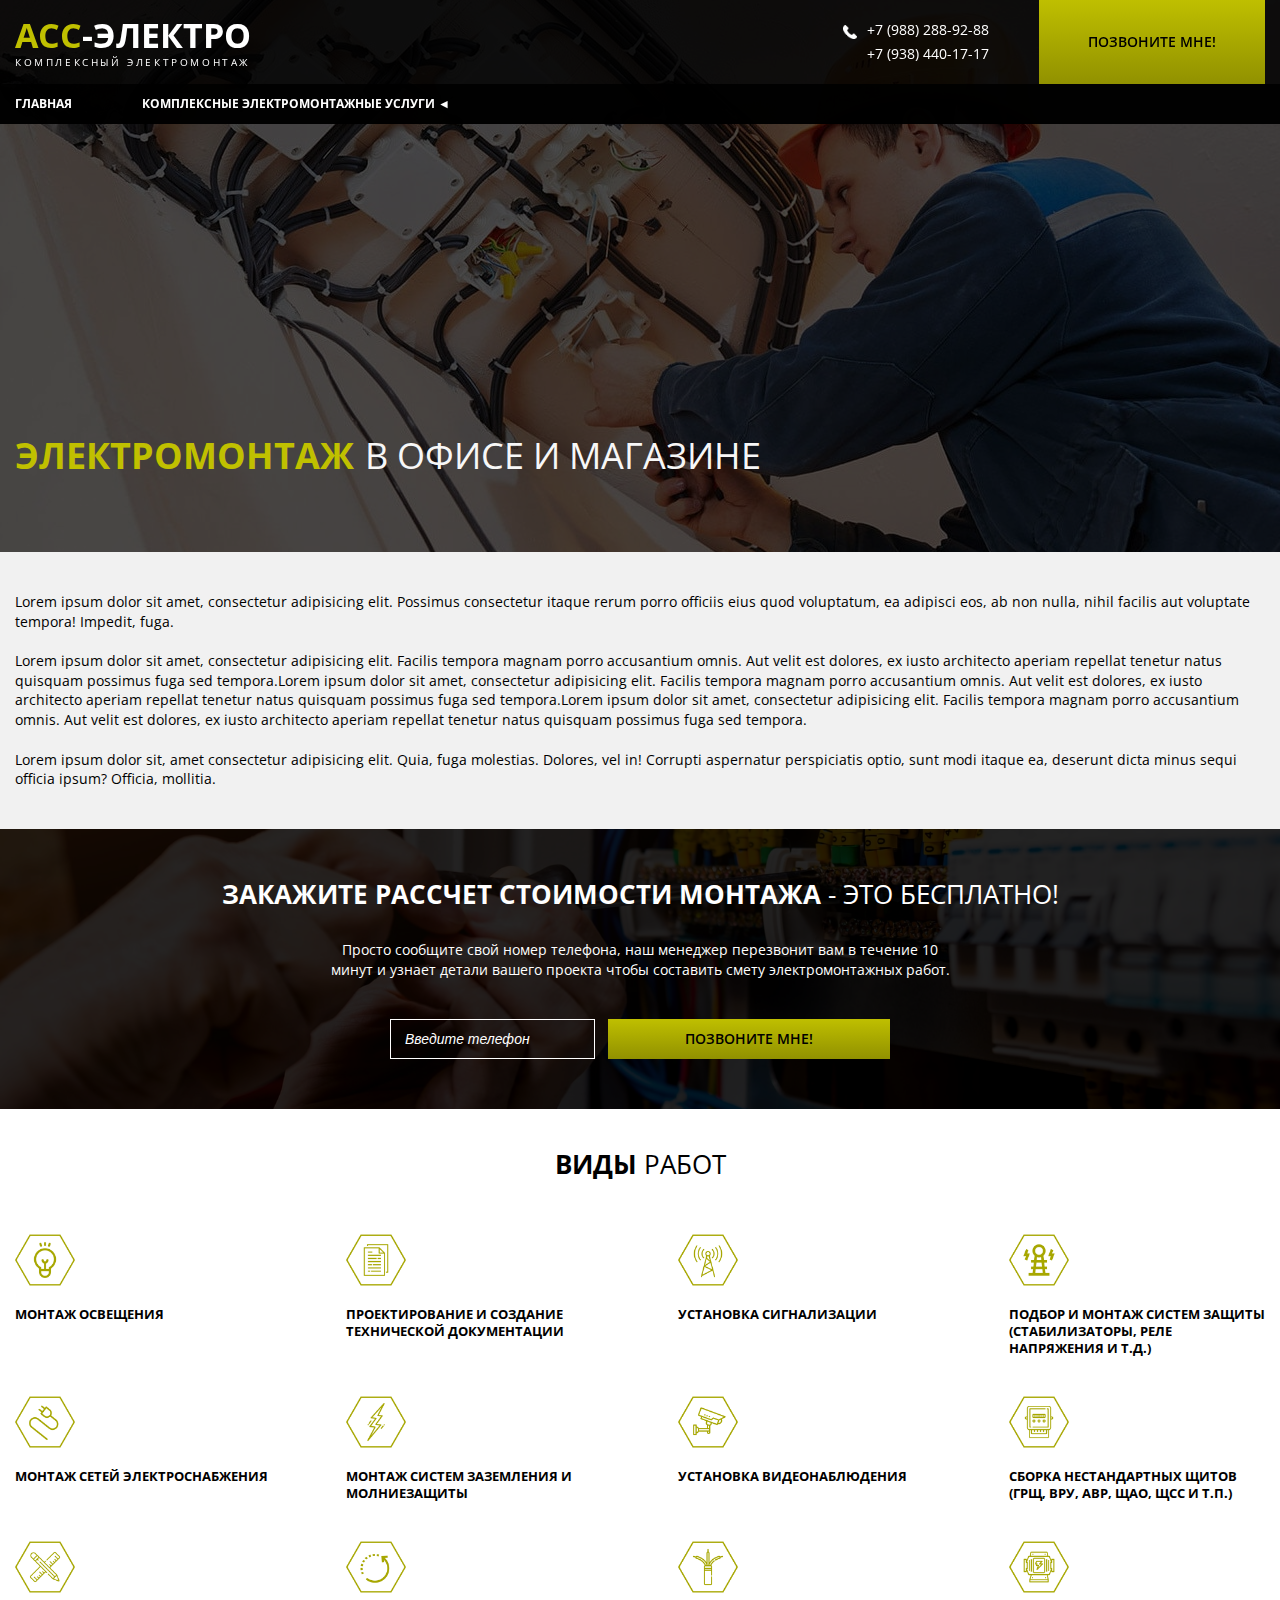
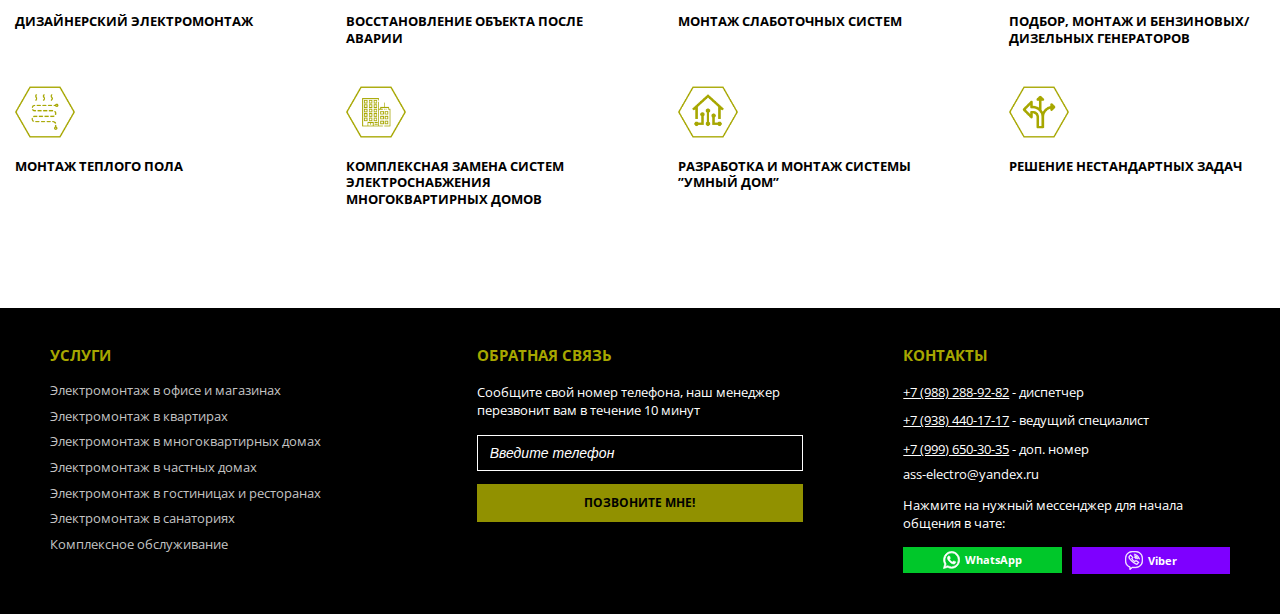
<file: pages/office.html>
<!DOCTYPE html>
<html lang="ru">
    <head>
        <meta charset="utf-8">
        <meta http-equiv="X-UA-Compatible" content="IE=edge">
        <title>Электромонтаж в офисах и магазинах</title>
        <meta name="viewport" content="width=device-width, user-scalable=no, initial-scale=1.0, maximum-scale=1.0, minimum-scale=1.0">
        <link href="https://fonts.googleapis.com/css?family=Open+Sans:400,400i,600,700&display=swap&subset=cyrillic" rel="stylesheet"> 
        <link rel="stylesheet" href="../styles/main.min.css">
    </head>
    <body>
      <header class="header header--narrow" id="header">
  <div class="header-menu header__menu">
  <div class="header-menu__container container">
    <div class="header-menu__content">
      <div class="logo header-menu__logo">
  <a class="logo__link" href="./">
    <h1 class="logo__primary-text"><span class="logo__primary-text--primary-color">Асс</span>-Электро</h1>
    <h2 class="logo__sub-text">Комплексный электромонтаж</h2>
  </a>
</div>
      <div class="header-menu__phones-block">
        <img class="header-menu__icon-phone" alt="Электромонтаж телефоны" src="../img/phone.png">
        <div class="header-menu__phones">
          <p class="header-menu__phone">+7 (988) 288-92-88</p>
          <p class="header-menu__phone">+7 (938) 440-17-17</p>
        </div>
      </div>
      <a class="header-menu__request" href="#callback">
        <p class="header-menu__request-text">Позвоните мне!</p>
      </a>
      <div class="navigation header__navigation">
  <input type="checkbox" class="navigation__checkbox" id="navi-toggle">

  <label for="navi-toggle" class="navigation__button">
      <span class="navigation__icon">&nbsp;</span>
  </label>

  <nav class="navigation__nav">
    <div class="navigation__content navigation--active-office">
      <a class="navigation__link navigation__link--main navigation__link" href="./">Главная</a>
      <input type="checkbox" name="check-list" id="check-list" class="navigation__check-list">
      <label for="check-list" class="navigation__block-header">Комплексные электромонтажные услуги <span class="navigation__arrow-left">&#9668;</span><span class="navigation__arrow-down">&#9660;</span></label>
      <ul class="navigation__links-list">
        <li class="navigation__list-elem"><a href="./service.html" class="navigation__link">Комплексное обслуживание объектов, сервисное и аварийно-диспетчерское обслуживание 24/7</a></li>
        <li class="navigation__list-elem"><a href="./flat.html" class="navigation__link">Электромонтаж в квартирах</a></li>
        <li class="navigation__list-elem"><a href="./office.html" class="navigation__link">Электромонтаж в офисе и магазине</a></li>
        <li class="navigation__list-elem"><a href="./apartment.html" class="navigation__link">Электромонтаж в многоквартирных домах</a></li>
        <li class="navigation__list-elem"><a href="./cottages.html" class="navigation__link">Электромонтаж в частных домах / коттеджах</a></li>
        <li class="navigation__list-elem"><a href="./hotel.html" class="navigation__link">Электромонтаж в гостиницах и ресторанах</a></li>
        <li class="navigation__list-elem"><a href="./sanatorium.html" class="navigation__link">Электромонтажные работы в санаториях</a></li>
      </ul>
    </div>
  </nav>
</div>
    </div>
  </div>
  <nav class="navbar header__navbar">
  <div class="navbar__container container">
    <div class="navbar__content navbar--active-office">
      <a class="navbar__link navbar__link--main" href="./">Главная</a>
      <div class="navbar__block-links">
        <h4 class="navbar__block-header">Комплексные электромонтажные услуги <span class="navbar__arrow-left">&#9668;</span><span class="navbar__arrow-down">&#9660;</span></h4>
        <ul class="navbar__links-list">
          <li class="navbar__list-elem"><a href="./service.html" class="navbar__link">Комплексное обслуживание объектов, сервисное и аварийно-диспетчерское обслуживание 24/7</a></li>
          <li class="navbar__list-elem"><a href="./flat.html" class="navbar__link">Электромонтаж в квартирах</a></li>
          <li class="navbar__list-elem"><a href="./office.html" class="navbar__link">Электромонтаж в офисе и магазине</a></li>
          <li class="navbar__list-elem"><a href="./apartment.html" class="navbar__link">Электромонтаж в многоквартирных домах</a></li>
          <li class="navbar__list-elem"><a href="./cottages.html" class="navbar__link">Электромонтаж в частных домах / коттеджах</a></li>
          <li class="navbar__list-elem"><a href="./hotel.html" class="navbar__link">Электромонтаж в гостиницах и ресторанах</a></li>
          <li class="navbar__list-elem"><a href="./sanatorium.html" class="navbar__link">Электромонтажные работы в санаториях</a></li>
        </ul>
      </div>
    </div>
  </div>
</nav>
</div>
  <div class="main-text header__text main-text--lower main-text--one-line">
  <div class="main-text__container container">
    <div class="main-text__content">
      <h1 class="main-text__title">Электромонтаж</h1>
      <h2 class="main-text__subtitle">в офисе и магазине</h2>
    </div>
  </div>
</div>
</header>
      <section class="text-block">
  <div class="container text-block__container">
    <p class="text-block__paragraph">Lorem ipsum dolor sit amet, consectetur adipisicing elit. Possimus consectetur itaque 
      rerum porro officiis eius quod voluptatum, ea adipisci eos, ab non nulla, nihil facilis aut voluptate tempora! 
      Impedit, fuga.</p>
    <p class="text-block__paragraph">Lorem ipsum dolor sit amet, consectetur adipisicing elit. Facilis tempora magnam 
      porro accusantium omnis. Aut velit est dolores, ex iusto architecto aperiam repellat tenetur natus quisquam 
      possimus fuga sed tempora.Lorem ipsum dolor sit amet, consectetur adipisicing elit. Facilis tempora magnam 
      porro accusantium omnis. Aut velit est dolores, ex iusto architecto aperiam repellat tenetur natus quisquam 
      possimus fuga sed tempora.Lorem ipsum dolor sit amet, consectetur adipisicing elit. Facilis tempora magnam 
      porro accusantium omnis. Aut velit est dolores, ex iusto architecto aperiam repellat tenetur natus quisquam 
      possimus fuga sed tempora.</p>
    <p class="text-block__paragraph">Lorem ipsum dolor sit, amet consectetur adipisicing elit. Quia, fuga molestias. 
      Dolores, vel in! Corrupti aspernatur perspiciatis optio, sunt modi itaque ea, deserunt dicta minus sequi officia 
      ipsum? Officia, mollitia.</p>
  </div>
</section>
      <section class="callback" id="callback">
  <div class="callback__grey-bgc">
    <div class="callback-container container">
      <h2 class="heading callback__heading heading--white"><span class="heading__bold">Закажите рассчет стоимости монтажа</span> - это бесплатно!</h2>
      <p class="callback__text">
        Просто сообщите свой номер телефона, наш менеджер перезвонит вам в течение 10 минут 
        и узнает детали вашего проекта чтобы составить смету электромонтажных работ.
      </p>
      <form action="#" class="callback__form">
        <input class="callback__input" type="text" placeholder="Введите телефон">
        <div class="callback__submit"><p class="callback__btn-text">Позвоните мне!</p></div>
      </form>
    </div>
  </div>
</section>
      <section class="job-types">
  <div class="job-types__container container">
    <h2 class="heading job-types__heading"><span class="heading__bold">Виды</span> Работ</h2>
    <div class="job-types__content">
      <div class="job-type job-types__type">
  <img src="../img/svg/job1.png" alt="Почему стоит выбрать нас:" class="job-type__icon">
  <h3 class="job-type__text">Монтаж освещения</h3>
  <div class="job-type__additional-info">
    <img src="../img/svg/job1.png" alt="Почему стоит выбрать нас:" class="job-type__icon">
    <h3 class="job-type__text">Монтаж освещения</h3>
    <p class="job-type__additional-text">Штробление, разработка схем монтажа, разметка на поверхности, установка осветительных приборов различного типа.</p>
  </div>
</div>
      
      <div class="job-type job-types__type">
  <img src="../img/svg/job2.png" alt="Почему стоит выбрать нас:" class="job-type__icon">
  <h3 class="job-type__text">Проектирование и создание технической документации</h3>
  <div class="job-type__additional-info">
    <img src="../img/svg/job2.png" alt="Почему стоит выбрать нас:" class="job-type__icon">
    <h3 class="job-type__text">Проектирование и создание технической документации</h3>
    <p class="job-type__additional-text">Выполняем полный комплекс по проектированию систем электроснабжения зданий различного назначение и разработку технической документации по всем требованиям проектной ГОСТа.</p>
  </div>
</div>
      
      <div class="job-type job-types__type">
  <img src="../img/svg/job3.png" alt="Почему стоит выбрать нас:" class="job-type__icon">
  <h3 class="job-type__text">Установка сигнализации</h3>
  <div class="job-type__additional-info">
    <img src="../img/svg/job3.png" alt="Почему стоит выбрать нас:" class="job-type__icon">
    <h3 class="job-type__text">Установка сигнализации</h3>
    <p class="job-type__additional-text">Ваш объект должен быть под надежной защитой! Выполняем комплексную работу по установке сигнализации любого типа и для любого объекта.</p>
  </div>
</div>
      
      <div class="job-type job-types__type">
  <img src="../img/svg/job4.png" alt="Почему стоит выбрать нас:" class="job-type__icon">
  <h3 class="job-type__text">Подбор и монтаж систем защиты (стабилизаторы, реле напряжения и т.д.)</h3>
  <div class="job-type__additional-info">
    <img src="../img/svg/job4.png" alt="Почему стоит выбрать нас:" class="job-type__icon">
    <h3 class="job-type__text">Подбор и монтаж систем защиты (стабилизаторы, реле напряжения и т.д.)</h3>
    <p class="job-type__additional-text">Определение оптимального места и схемы интеграции в вашу сеть, прокладка кабельных линий, установка стабилизатора, подключение силовых линий к стабилизатору.</p>
  </div>
</div>
      
      <div class="job-type job-types__type">
  <img src="../img/svg/job5.png" alt="Почему стоит выбрать нас:" class="job-type__icon">
  <h3 class="job-type__text">Монтаж сетей электроснабжения</h3>
  <div class="job-type__additional-info">
    <img src="../img/svg/job5.png" alt="Почему стоит выбрать нас:" class="job-type__icon">
    <h3 class="job-type__text">Монтаж сетей электроснабжения</h3>
    <p class="job-type__additional-text">Монтаж сетей электроснабжения, монтаж и демонтаж опор воздушных линий, проводов, трансформаторных подстанций, линейного электрооборудования, установка распределительных устройств и коммутационной аппаратуры.</p>
  </div>
</div>
      
      <div class="job-type job-types__type">
  <img src="../img/svg/job6.png" alt="Почему стоит выбрать нас:" class="job-type__icon">
  <h3 class="job-type__text">Монтаж систем заземления и молниезащиты</h3>
  <div class="job-type__additional-info">
    <img src="../img/svg/job6.png" alt="Почему стоит выбрать нас:" class="job-type__icon">
    <h3 class="job-type__text">Монтаж систем заземления и молниезащиты</h3>
    <p class="job-type__additional-text">Осуществляем полную безопасность вашего объекта от грозы и выполняем подбор клалифицированой защитной системы.</p>
  </div>
</div>
      
      <div class="job-type job-types__type">
  <img src="../img/svg/job7.png" alt="Почему стоит выбрать нас:" class="job-type__icon">
  <h3 class="job-type__text">Установка видеонаблюдения</h3>
  <div class="job-type__additional-info">
    <img src="../img/svg/job7.png" alt="Почему стоит выбрать нас:" class="job-type__icon">
    <h3 class="job-type__text">Установка видеонаблюдения</h3>
    <p class="job-type__additional-text">Создание проекта для видеонаблюдения, подбор оборудования, монтаж и настройка удаленного просмотра и контроля объекта.</p>
  </div>
</div>
      
      <div class="job-type job-types__type">
  <img src="../img/svg/job8.png" alt="Почему стоит выбрать нас:" class="job-type__icon">
  <h3 class="job-type__text">Сборка нестандартных щитов (ГРЩ, ВРУ, АВР, ЩАО, ЩСС и т.п.)</h3>
  <div class="job-type__additional-info">
    <img src="../img/svg/job8.png" alt="Почему стоит выбрать нас:" class="job-type__icon">
    <h3 class="job-type__text">Сборка нестандартных щитов (ГРЩ, ВРУ, АВР, ЩАО, ЩСС и т.п.)</h3>
    <p class="job-type__additional-text">Профессиональная сборка всех видов нестандартных щитов.</p>
  </div>
</div>
      
      <div class="job-type job-types__type">
  <img src="../img/svg/job9.png" alt="Почему стоит выбрать нас:" class="job-type__icon">
  <h3 class="job-type__text">Дизайнерский электромонтаж</h3>
  <div class="job-type__additional-info">
    <img src="../img/svg/job9.png" alt="Почему стоит выбрать нас:" class="job-type__icon">
    <h3 class="job-type__text">Дизайнерский электромонтаж</h3>
    <p class="job-type__additional-text">Разработка эксклюзивного дизайнерского проекта по любому желанию заказчика.</p>
  </div>
</div>
      
      <div class="job-type job-types__type">
  <img src="../img/svg/job10.png" alt="Почему стоит выбрать нас:" class="job-type__icon">
  <h3 class="job-type__text">Восстановление объекта после аварии</h3>
  <div class="job-type__additional-info">
    <img src="../img/svg/job10.png" alt="Почему стоит выбрать нас:" class="job-type__icon">
    <h3 class="job-type__text">Восстановление объекта после аварии</h3>
    <p class="job-type__additional-text">Наши специалисты демонтируют неисправности или с нуля восстановят объект до полной работоспособности.</p>
  </div>
</div>
      
      <div class="job-type job-types__type">
  <img src="../img/svg/job11.png" alt="Почему стоит выбрать нас:" class="job-type__icon">
  <h3 class="job-type__text">Монтаж слаботочных систем</h3>
  <div class="job-type__additional-info">
    <img src="../img/svg/job11.png" alt="Почему стоит выбрать нас:" class="job-type__icon">
    <h3 class="job-type__text">Монтаж слаботочных систем</h3>
    <p class="job-type__additional-text">Монтаж слаботочных систем для локальной компьютерной сети, интернета, телефонной коммуникации, видеонаблюдения, охранной и пожарной сигнализации, пропускных систем и других структурированных кабельных сетей.</p>
  </div>
</div>
      
      <div class="job-type job-types__type">
  <img src="../img/svg/job12.png" alt="Почему стоит выбрать нас:" class="job-type__icon">
  <h3 class="job-type__text">Подбор, монтаж и бензиновых/дизельных генераторов</h3>
  <div class="job-type__additional-info">
    <img src="../img/svg/job12.png" alt="Почему стоит выбрать нас:" class="job-type__icon">
    <h3 class="job-type__text">Подбор, монтаж и бензиновых/дизельных генераторов</h3>
    <p class="job-type__additional-text">Нужен генератор? Не проблема! Поможем выбрать оптимальное оборудование и произведём профессиональный монтаж генератора.</p>
  </div>
</div>
      
      <div class="job-type job-types__type">
  <img src="../img/svg/job13.png" alt="Почему стоит выбрать нас:" class="job-type__icon">
  <h3 class="job-type__text">Монтаж теплого пола</h3>
  <div class="job-type__additional-info">
    <img src="../img/svg/job13.png" alt="Почему стоит выбрать нас:" class="job-type__icon">
    <h3 class="job-type__text">Монтаж теплого пола</h3>
    <p class="job-type__additional-text">Выполняем профессиональный монтаж электрического теплого пола по всем необходимым нормам безопасности.</p>
  </div>
</div>
      
      <div class="job-type job-types__type">
  <img src="../img/svg/job14.png" alt="Почему стоит выбрать нас:" class="job-type__icon">
  <h3 class="job-type__text">Комплексная замена систем электроснабжения многоквартирных домов</h3>
  <div class="job-type__additional-info">
    <img src="../img/svg/job14.png" alt="Почему стоит выбрать нас:" class="job-type__icon">
    <h3 class="job-type__text">Комплексная замена систем электроснабжения многоквартирных домов</h3>
    <p class="job-type__additional-text">Профессиональная полная или частичная замена электропроводки, монтаж систем освещения, замена приборов учёта электроэнергии, монтаж электрических щитов на лестничной площадке, подключение систем питания объекта к ВРУ.</p>
  </div>
</div>
      
      <div class="job-type job-types__type">
  <img src="../img/svg/job15.png" alt="Почему стоит выбрать нас:" class="job-type__icon">
  <h3 class="job-type__text">Разработка и монтаж системы &#8221;Умный дом&#8221;</h3>
  <div class="job-type__additional-info">
    <img src="../img/svg/job15.png" alt="Почему стоит выбрать нас:" class="job-type__icon">
    <h3 class="job-type__text">Разработка и монтаж системы &#8221;Умный дом&#8221;</h3>
    <p class="job-type__additional-text">Умный дом – это не фантастика, а доступная система. Создадим проект умного дома для полной или частичной автоматизации инженерных систем жилого помещения. Дом станет подстраивать свои системы под нужды хозяина без его вмешательства!</p>
  </div>
</div>
      
      <div class="job-type job-types__type">
  <img src="../img/svg/job16.png" alt="Почему стоит выбрать нас:" class="job-type__icon">
  <h3 class="job-type__text">Решение нестандартных задач</h3>
  <div class="job-type__additional-info">
    <img src="../img/svg/job16.png" alt="Почему стоит выбрать нас:" class="job-type__icon">
    <h3 class="job-type__text">Решение нестандартных задач</h3>
    <p class="job-type__additional-text">Если вы не нашли нужную услугу из нашего перечня, просто свяжитесь с нами и мы решим любую задачу связанную с электромонтажными работами!</p>
  </div>
</div>
    </div>
  </div>
</section>
      <footer class="footer">
  <div class="footer__container container">
    <div class="footer__content">
      <section class="footer__section footer__section--offers">
        <h3 class="footer__heading">Услуги</h3>
        <ul class="footer__links-list">
          <li class="footer__list-item"><a href="#" class="footer__link">Электромонтаж в офисе и магазинах</a></li>
          <li class="footer__list-item"><a href="#" class="footer__link">Электромонтаж в квартирах</a></li>
          <li class="footer__list-item"><a href="#" class="footer__link">Электромонтаж в многоквартирных домах</a></li>
          <li class="footer__list-item"><a href="#" class="footer__link">Электромонтаж в частных домах</a></li>
          <li class="footer__list-item"><a href="#" class="footer__link">Электромонтаж в гостиницах и ресторанах</a></li>
          <li class="footer__list-item"><a href="#" class="footer__link">Электромонтаж в санаториях</a></li>
          <li class="footer__list-item"><a href="#" class="footer__link">Комплексное обслуживание</a></li>
        </ul>
      </section>
      <section class="footer__section">
        <h3 class="footer__heading">Обратная связь</h3>
        <p class="footer__text">Сообщите свой номер телефона, наш менеджер перезвонит вам в течение 10 минут</p>
        <form action="#" class="footer__form">
          <input class="footer__input" type="text" placeholder="Введите телефон">
          <div class="footer__submit">Позвоните мне!</div>
        </form>
      </section>
      <section class="footer__section">
        <h3 class="footer__heading">Контакты</h3>
        <div class="footer__phone"><p class="footer__phone-text"><span class="footer__phone--underlined">+7 (988) 288-92-82</span> - диспетчер</p></div>
        <div class="footer__phone"><p class="footer__phone-text"><span class="footer__phone--underlined">+7 (938) 440-17-17</span> - ведущий специалист</p></div>
        <div class="footer__phone"><p class="footer__phone-text"><span class="footer__phone--underlined">+7 (999) 650-30-35</span> - доп. номер</p></div>
        <div class="footer__email">ass-electro@yandex.ru</div>
        <div class="footer__messagers">
          <p class="footer__text">Нажмите на нужный мессенджер для начала общения в чате:</p>
          <div class="footer__messager footer__messager--green">
            <img src="../img/svg/whatsapp.svg" alt="Whatsapp Электромонтаж" class="footer__messager-icon">
            <p class="footer__messager-text">WhatsApp</p>
          </div>
          <div class="footer__messager footer__messager--purple">
            <img src="../img/svg/viber.svg" alt="Viber Электромонтаж" class="footer__messager-icon">
            <p class="footer__messager-text">Viber</p>
          </div>
        </div>
      </section>
    </div>
  </div>
</footer>
      <script src="../js/main.min.js"></script>
      <script src="../js/vendor.min.js"></script>
    </body>
</html>
</file>
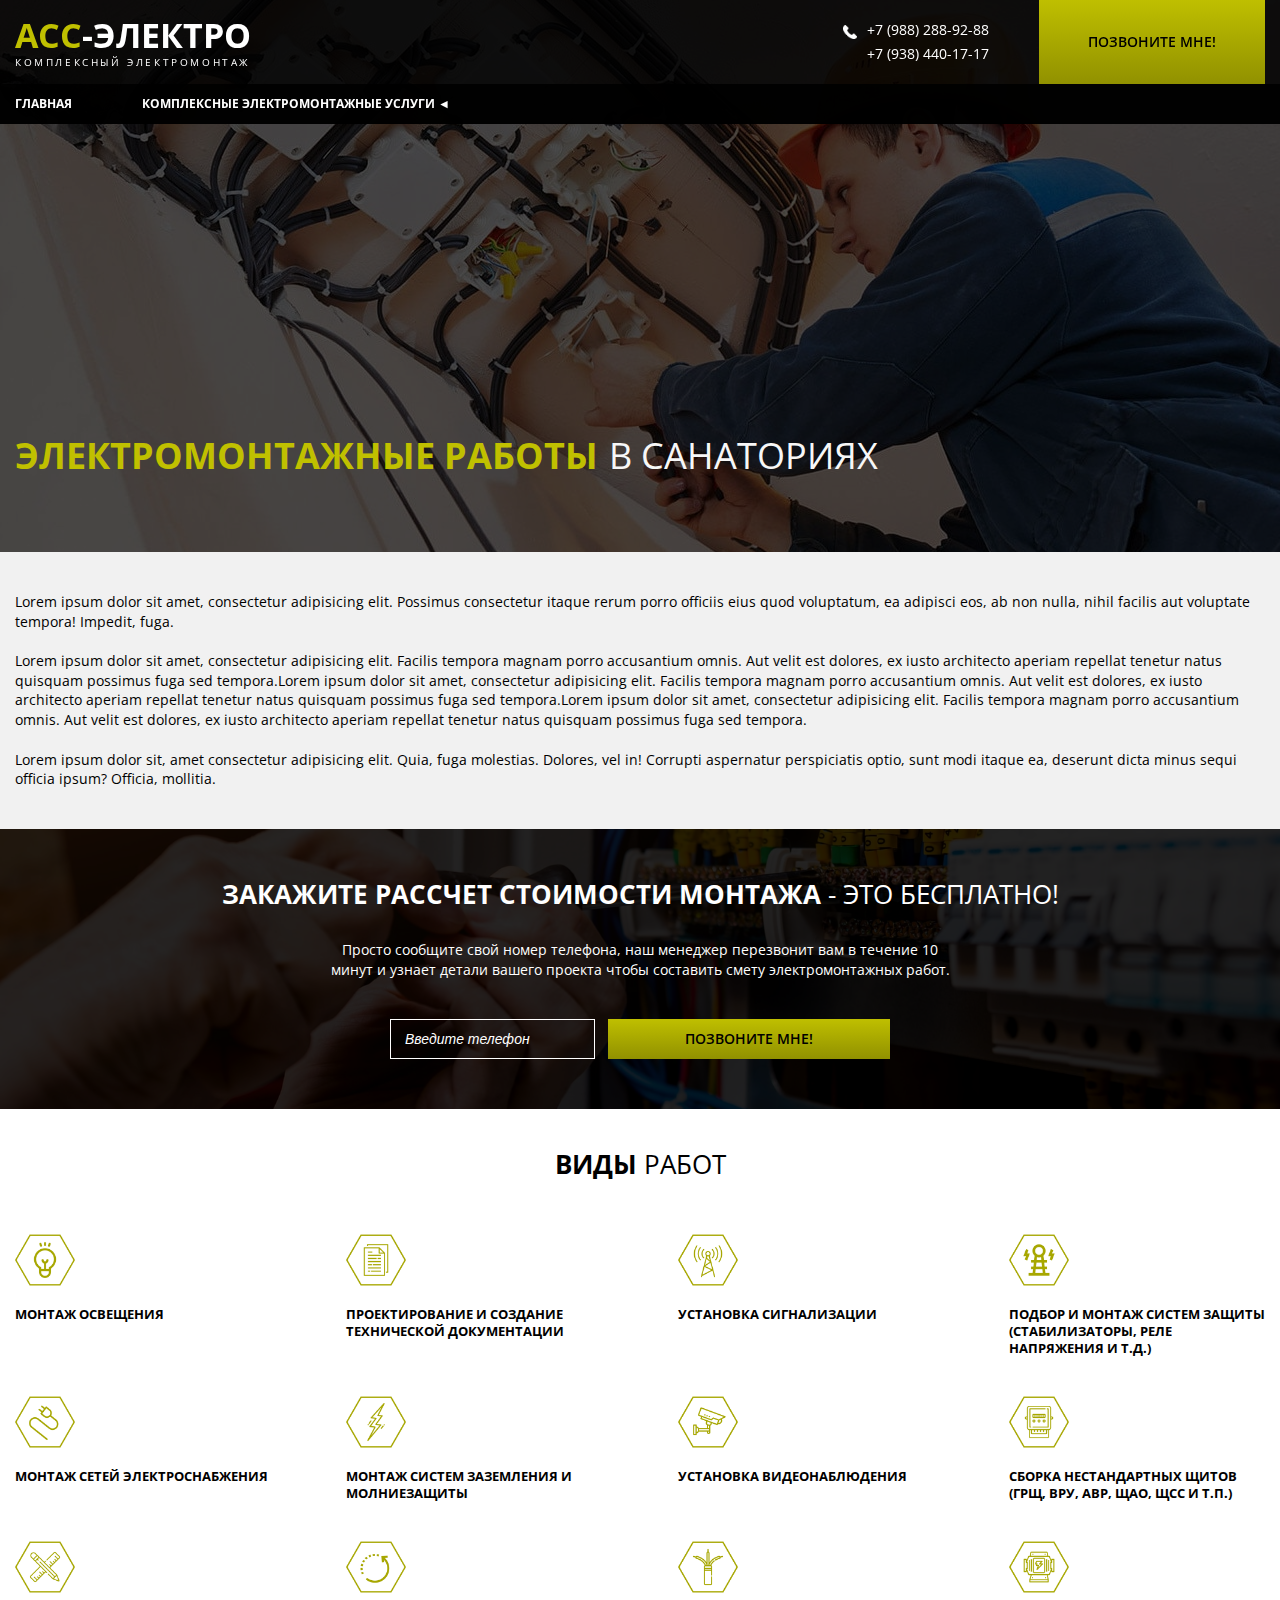
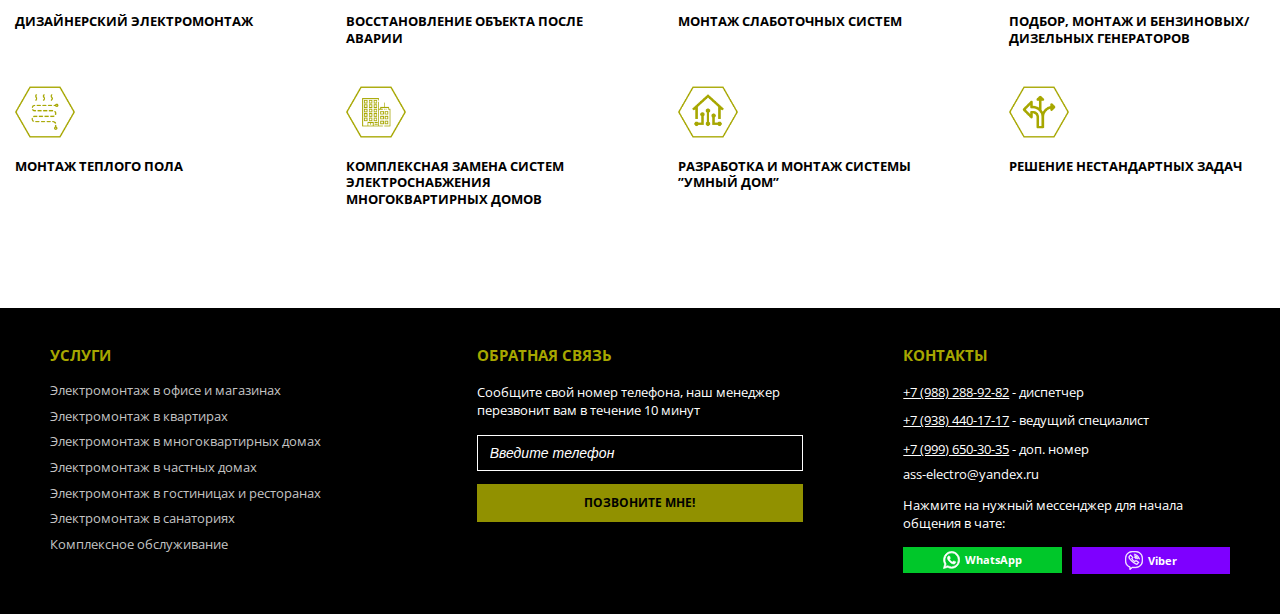
<file: pages/sanatorium.html>
<!DOCTYPE html>
<html lang="ru">
    <head>
        <meta charset="utf-8">
        <meta http-equiv="X-UA-Compatible" content="IE=edge">
        <title>Электромонтаж в санаториях</title>
        <meta name="viewport" content="width=device-width, user-scalable=no, initial-scale=1.0, maximum-scale=1.0, minimum-scale=1.0">
        <link href="https://fonts.googleapis.com/css?family=Open+Sans:400,400i,600,700&display=swap&subset=cyrillic" rel="stylesheet"> 
        <link rel="stylesheet" href="../styles/main.min.css">
    </head>
    <body>
      <header class="header header--narrow" id="header">
  <div class="header-menu header__menu">
  <div class="header-menu__container container">
    <div class="header-menu__content">
      <div class="logo header-menu__logo">
  <a class="logo__link" href="./">
    <h1 class="logo__primary-text"><span class="logo__primary-text--primary-color">Асс</span>-Электро</h1>
    <h2 class="logo__sub-text">Комплексный электромонтаж</h2>
  </a>
</div>
      <div class="header-menu__phones-block">
        <img class="header-menu__icon-phone" alt="Электромонтаж телефоны" src="../img/phone.png">
        <div class="header-menu__phones">
          <p class="header-menu__phone">+7 (988) 288-92-88</p>
          <p class="header-menu__phone">+7 (938) 440-17-17</p>
        </div>
      </div>
      <a class="header-menu__request" href="#callback">
        <p class="header-menu__request-text">Позвоните мне!</p>
      </a>
      <div class="navigation header__navigation">
  <input type="checkbox" class="navigation__checkbox" id="navi-toggle">

  <label for="navi-toggle" class="navigation__button">
      <span class="navigation__icon">&nbsp;</span>
  </label>

  <nav class="navigation__nav">
    <div class="navigation__content navigation--active-sanatorium">
      <a class="navigation__link navigation__link--main navigation__link" href="./">Главная</a>
      <input type="checkbox" name="check-list" id="check-list" class="navigation__check-list">
      <label for="check-list" class="navigation__block-header">Комплексные электромонтажные услуги <span class="navigation__arrow-left">&#9668;</span><span class="navigation__arrow-down">&#9660;</span></label>
      <ul class="navigation__links-list">
        <li class="navigation__list-elem"><a href="./service.html" class="navigation__link">Комплексное обслуживание объектов, сервисное и аварийно-диспетчерское обслуживание 24/7</a></li>
        <li class="navigation__list-elem"><a href="./flat.html" class="navigation__link">Электромонтаж в квартирах</a></li>
        <li class="navigation__list-elem"><a href="./office.html" class="navigation__link">Электромонтаж в офисе и магазине</a></li>
        <li class="navigation__list-elem"><a href="./apartment.html" class="navigation__link">Электромонтаж в многоквартирных домах</a></li>
        <li class="navigation__list-elem"><a href="./cottages.html" class="navigation__link">Электромонтаж в частных домах / коттеджах</a></li>
        <li class="navigation__list-elem"><a href="./hotel.html" class="navigation__link">Электромонтаж в гостиницах и ресторанах</a></li>
        <li class="navigation__list-elem"><a href="./sanatorium.html" class="navigation__link">Электромонтажные работы в санаториях</a></li>
      </ul>
    </div>
  </nav>
</div>
    </div>
  </div>
  <nav class="navbar header__navbar">
  <div class="navbar__container container">
    <div class="navbar__content navbar--active-sanatorium">
      <a class="navbar__link navbar__link--main" href="./">Главная</a>
      <div class="navbar__block-links">
        <h4 class="navbar__block-header">Комплексные электромонтажные услуги <span class="navbar__arrow-left">&#9668;</span><span class="navbar__arrow-down">&#9660;</span></h4>
        <ul class="navbar__links-list">
          <li class="navbar__list-elem"><a href="./service.html" class="navbar__link">Комплексное обслуживание объектов, сервисное и аварийно-диспетчерское обслуживание 24/7</a></li>
          <li class="navbar__list-elem"><a href="./flat.html" class="navbar__link">Электромонтаж в квартирах</a></li>
          <li class="navbar__list-elem"><a href="./office.html" class="navbar__link">Электромонтаж в офисе и магазине</a></li>
          <li class="navbar__list-elem"><a href="./apartment.html" class="navbar__link">Электромонтаж в многоквартирных домах</a></li>
          <li class="navbar__list-elem"><a href="./cottages.html" class="navbar__link">Электромонтаж в частных домах / коттеджах</a></li>
          <li class="navbar__list-elem"><a href="./hotel.html" class="navbar__link">Электромонтаж в гостиницах и ресторанах</a></li>
          <li class="navbar__list-elem"><a href="./sanatorium.html" class="navbar__link">Электромонтажные работы в санаториях</a></li>
        </ul>
      </div>
    </div>
  </div>
</nav>
</div>
  <div class="main-text header__text main-text--lower main-text--one-line">
  <div class="main-text__container container">
    <div class="main-text__content">
      <h1 class="main-text__title">Электромонтажные работы</h1>
      <h2 class="main-text__subtitle">в санаториях</h2>
    </div>
  </div>
</div>
</header>
      <section class="text-block">
  <div class="container text-block__container">
    <p class="text-block__paragraph">Lorem ipsum dolor sit amet, consectetur adipisicing elit. Possimus consectetur itaque 
      rerum porro officiis eius quod voluptatum, ea adipisci eos, ab non nulla, nihil facilis aut voluptate tempora! 
      Impedit, fuga.</p>
    <p class="text-block__paragraph">Lorem ipsum dolor sit amet, consectetur adipisicing elit. Facilis tempora magnam 
      porro accusantium omnis. Aut velit est dolores, ex iusto architecto aperiam repellat tenetur natus quisquam 
      possimus fuga sed tempora.Lorem ipsum dolor sit amet, consectetur adipisicing elit. Facilis tempora magnam 
      porro accusantium omnis. Aut velit est dolores, ex iusto architecto aperiam repellat tenetur natus quisquam 
      possimus fuga sed tempora.Lorem ipsum dolor sit amet, consectetur adipisicing elit. Facilis tempora magnam 
      porro accusantium omnis. Aut velit est dolores, ex iusto architecto aperiam repellat tenetur natus quisquam 
      possimus fuga sed tempora.</p>
    <p class="text-block__paragraph">Lorem ipsum dolor sit, amet consectetur adipisicing elit. Quia, fuga molestias. 
      Dolores, vel in! Corrupti aspernatur perspiciatis optio, sunt modi itaque ea, deserunt dicta minus sequi officia 
      ipsum? Officia, mollitia.</p>
  </div>
</section>
      <section class="callback" id="callback">
  <div class="callback__grey-bgc">
    <div class="callback-container container">
      <h2 class="heading callback__heading heading--white"><span class="heading__bold">Закажите рассчет стоимости монтажа</span> - это бесплатно!</h2>
      <p class="callback__text">
        Просто сообщите свой номер телефона, наш менеджер перезвонит вам в течение 10 минут 
        и узнает детали вашего проекта чтобы составить смету электромонтажных работ.
      </p>
      <form action="#" class="callback__form">
        <input class="callback__input" type="text" placeholder="Введите телефон">
        <div class="callback__submit"><p class="callback__btn-text">Позвоните мне!</p></div>
      </form>
    </div>
  </div>
</section>
      <section class="job-types">
  <div class="job-types__container container">
    <h2 class="heading job-types__heading"><span class="heading__bold">Виды</span> Работ</h2>
    <div class="job-types__content">
      <div class="job-type job-types__type">
  <img src="../img/svg/job1.png" alt="Почему стоит выбрать нас:" class="job-type__icon">
  <h3 class="job-type__text">Монтаж освещения</h3>
  <div class="job-type__additional-info">
    <img src="../img/svg/job1.png" alt="Почему стоит выбрать нас:" class="job-type__icon">
    <h3 class="job-type__text">Монтаж освещения</h3>
    <p class="job-type__additional-text">Штробление, разработка схем монтажа, разметка на поверхности, установка осветительных приборов различного типа.</p>
  </div>
</div>
      
      <div class="job-type job-types__type">
  <img src="../img/svg/job2.png" alt="Почему стоит выбрать нас:" class="job-type__icon">
  <h3 class="job-type__text">Проектирование и создание технической документации</h3>
  <div class="job-type__additional-info">
    <img src="../img/svg/job2.png" alt="Почему стоит выбрать нас:" class="job-type__icon">
    <h3 class="job-type__text">Проектирование и создание технической документации</h3>
    <p class="job-type__additional-text">Выполняем полный комплекс по проектированию систем электроснабжения зданий различного назначение и разработку технической документации по всем требованиям проектной ГОСТа.</p>
  </div>
</div>
      
      <div class="job-type job-types__type">
  <img src="../img/svg/job3.png" alt="Почему стоит выбрать нас:" class="job-type__icon">
  <h3 class="job-type__text">Установка сигнализации</h3>
  <div class="job-type__additional-info">
    <img src="../img/svg/job3.png" alt="Почему стоит выбрать нас:" class="job-type__icon">
    <h3 class="job-type__text">Установка сигнализации</h3>
    <p class="job-type__additional-text">Ваш объект должен быть под надежной защитой! Выполняем комплексную работу по установке сигнализации любого типа и для любого объекта.</p>
  </div>
</div>
      
      <div class="job-type job-types__type">
  <img src="../img/svg/job4.png" alt="Почему стоит выбрать нас:" class="job-type__icon">
  <h3 class="job-type__text">Подбор и монтаж систем защиты (стабилизаторы, реле напряжения и т.д.)</h3>
  <div class="job-type__additional-info">
    <img src="../img/svg/job4.png" alt="Почему стоит выбрать нас:" class="job-type__icon">
    <h3 class="job-type__text">Подбор и монтаж систем защиты (стабилизаторы, реле напряжения и т.д.)</h3>
    <p class="job-type__additional-text">Определение оптимального места и схемы интеграции в вашу сеть, прокладка кабельных линий, установка стабилизатора, подключение силовых линий к стабилизатору.</p>
  </div>
</div>
      
      <div class="job-type job-types__type">
  <img src="../img/svg/job5.png" alt="Почему стоит выбрать нас:" class="job-type__icon">
  <h3 class="job-type__text">Монтаж сетей электроснабжения</h3>
  <div class="job-type__additional-info">
    <img src="../img/svg/job5.png" alt="Почему стоит выбрать нас:" class="job-type__icon">
    <h3 class="job-type__text">Монтаж сетей электроснабжения</h3>
    <p class="job-type__additional-text">Монтаж сетей электроснабжения, монтаж и демонтаж опор воздушных линий, проводов, трансформаторных подстанций, линейного электрооборудования, установка распределительных устройств и коммутационной аппаратуры.</p>
  </div>
</div>
      
      <div class="job-type job-types__type">
  <img src="../img/svg/job6.png" alt="Почему стоит выбрать нас:" class="job-type__icon">
  <h3 class="job-type__text">Монтаж систем заземления и молниезащиты</h3>
  <div class="job-type__additional-info">
    <img src="../img/svg/job6.png" alt="Почему стоит выбрать нас:" class="job-type__icon">
    <h3 class="job-type__text">Монтаж систем заземления и молниезащиты</h3>
    <p class="job-type__additional-text">Осуществляем полную безопасность вашего объекта от грозы и выполняем подбор клалифицированой защитной системы.</p>
  </div>
</div>
      
      <div class="job-type job-types__type">
  <img src="../img/svg/job7.png" alt="Почему стоит выбрать нас:" class="job-type__icon">
  <h3 class="job-type__text">Установка видеонаблюдения</h3>
  <div class="job-type__additional-info">
    <img src="../img/svg/job7.png" alt="Почему стоит выбрать нас:" class="job-type__icon">
    <h3 class="job-type__text">Установка видеонаблюдения</h3>
    <p class="job-type__additional-text">Создание проекта для видеонаблюдения, подбор оборудования, монтаж и настройка удаленного просмотра и контроля объекта.</p>
  </div>
</div>
      
      <div class="job-type job-types__type">
  <img src="../img/svg/job8.png" alt="Почему стоит выбрать нас:" class="job-type__icon">
  <h3 class="job-type__text">Сборка нестандартных щитов (ГРЩ, ВРУ, АВР, ЩАО, ЩСС и т.п.)</h3>
  <div class="job-type__additional-info">
    <img src="../img/svg/job8.png" alt="Почему стоит выбрать нас:" class="job-type__icon">
    <h3 class="job-type__text">Сборка нестандартных щитов (ГРЩ, ВРУ, АВР, ЩАО, ЩСС и т.п.)</h3>
    <p class="job-type__additional-text">Профессиональная сборка всех видов нестандартных щитов.</p>
  </div>
</div>
      
      <div class="job-type job-types__type">
  <img src="../img/svg/job9.png" alt="Почему стоит выбрать нас:" class="job-type__icon">
  <h3 class="job-type__text">Дизайнерский электромонтаж</h3>
  <div class="job-type__additional-info">
    <img src="../img/svg/job9.png" alt="Почему стоит выбрать нас:" class="job-type__icon">
    <h3 class="job-type__text">Дизайнерский электромонтаж</h3>
    <p class="job-type__additional-text">Разработка эксклюзивного дизайнерского проекта по любому желанию заказчика.</p>
  </div>
</div>
      
      <div class="job-type job-types__type">
  <img src="../img/svg/job10.png" alt="Почему стоит выбрать нас:" class="job-type__icon">
  <h3 class="job-type__text">Восстановление объекта после аварии</h3>
  <div class="job-type__additional-info">
    <img src="../img/svg/job10.png" alt="Почему стоит выбрать нас:" class="job-type__icon">
    <h3 class="job-type__text">Восстановление объекта после аварии</h3>
    <p class="job-type__additional-text">Наши специалисты демонтируют неисправности или с нуля восстановят объект до полной работоспособности.</p>
  </div>
</div>
      
      <div class="job-type job-types__type">
  <img src="../img/svg/job11.png" alt="Почему стоит выбрать нас:" class="job-type__icon">
  <h3 class="job-type__text">Монтаж слаботочных систем</h3>
  <div class="job-type__additional-info">
    <img src="../img/svg/job11.png" alt="Почему стоит выбрать нас:" class="job-type__icon">
    <h3 class="job-type__text">Монтаж слаботочных систем</h3>
    <p class="job-type__additional-text">Монтаж слаботочных систем для локальной компьютерной сети, интернета, телефонной коммуникации, видеонаблюдения, охранной и пожарной сигнализации, пропускных систем и других структурированных кабельных сетей.</p>
  </div>
</div>
      
      <div class="job-type job-types__type">
  <img src="../img/svg/job12.png" alt="Почему стоит выбрать нас:" class="job-type__icon">
  <h3 class="job-type__text">Подбор, монтаж и бензиновых/дизельных генераторов</h3>
  <div class="job-type__additional-info">
    <img src="../img/svg/job12.png" alt="Почему стоит выбрать нас:" class="job-type__icon">
    <h3 class="job-type__text">Подбор, монтаж и бензиновых/дизельных генераторов</h3>
    <p class="job-type__additional-text">Нужен генератор? Не проблема! Поможем выбрать оптимальное оборудование и произведём профессиональный монтаж генератора.</p>
  </div>
</div>
      
      <div class="job-type job-types__type">
  <img src="../img/svg/job13.png" alt="Почему стоит выбрать нас:" class="job-type__icon">
  <h3 class="job-type__text">Монтаж теплого пола</h3>
  <div class="job-type__additional-info">
    <img src="../img/svg/job13.png" alt="Почему стоит выбрать нас:" class="job-type__icon">
    <h3 class="job-type__text">Монтаж теплого пола</h3>
    <p class="job-type__additional-text">Выполняем профессиональный монтаж электрического теплого пола по всем необходимым нормам безопасности.</p>
  </div>
</div>
      
      <div class="job-type job-types__type">
  <img src="../img/svg/job14.png" alt="Почему стоит выбрать нас:" class="job-type__icon">
  <h3 class="job-type__text">Комплексная замена систем электроснабжения многоквартирных домов</h3>
  <div class="job-type__additional-info">
    <img src="../img/svg/job14.png" alt="Почему стоит выбрать нас:" class="job-type__icon">
    <h3 class="job-type__text">Комплексная замена систем электроснабжения многоквартирных домов</h3>
    <p class="job-type__additional-text">Профессиональная полная или частичная замена электропроводки, монтаж систем освещения, замена приборов учёта электроэнергии, монтаж электрических щитов на лестничной площадке, подключение систем питания объекта к ВРУ.</p>
  </div>
</div>
      
      <div class="job-type job-types__type">
  <img src="../img/svg/job15.png" alt="Почему стоит выбрать нас:" class="job-type__icon">
  <h3 class="job-type__text">Разработка и монтаж системы &#8221;Умный дом&#8221;</h3>
  <div class="job-type__additional-info">
    <img src="../img/svg/job15.png" alt="Почему стоит выбрать нас:" class="job-type__icon">
    <h3 class="job-type__text">Разработка и монтаж системы &#8221;Умный дом&#8221;</h3>
    <p class="job-type__additional-text">Умный дом – это не фантастика, а доступная система. Создадим проект умного дома для полной или частичной автоматизации инженерных систем жилого помещения. Дом станет подстраивать свои системы под нужды хозяина без его вмешательства!</p>
  </div>
</div>
      
      <div class="job-type job-types__type">
  <img src="../img/svg/job16.png" alt="Почему стоит выбрать нас:" class="job-type__icon">
  <h3 class="job-type__text">Решение нестандартных задач</h3>
  <div class="job-type__additional-info">
    <img src="../img/svg/job16.png" alt="Почему стоит выбрать нас:" class="job-type__icon">
    <h3 class="job-type__text">Решение нестандартных задач</h3>
    <p class="job-type__additional-text">Если вы не нашли нужную услугу из нашего перечня, просто свяжитесь с нами и мы решим любую задачу связанную с электромонтажными работами!</p>
  </div>
</div>
    </div>
  </div>
</section>
      <footer class="footer">
  <div class="footer__container container">
    <div class="footer__content">
      <section class="footer__section footer__section--offers">
        <h3 class="footer__heading">Услуги</h3>
        <ul class="footer__links-list">
          <li class="footer__list-item"><a href="#" class="footer__link">Электромонтаж в офисе и магазинах</a></li>
          <li class="footer__list-item"><a href="#" class="footer__link">Электромонтаж в квартирах</a></li>
          <li class="footer__list-item"><a href="#" class="footer__link">Электромонтаж в многоквартирных домах</a></li>
          <li class="footer__list-item"><a href="#" class="footer__link">Электромонтаж в частных домах</a></li>
          <li class="footer__list-item"><a href="#" class="footer__link">Электромонтаж в гостиницах и ресторанах</a></li>
          <li class="footer__list-item"><a href="#" class="footer__link">Электромонтаж в санаториях</a></li>
          <li class="footer__list-item"><a href="#" class="footer__link">Комплексное обслуживание</a></li>
        </ul>
      </section>
      <section class="footer__section">
        <h3 class="footer__heading">Обратная связь</h3>
        <p class="footer__text">Сообщите свой номер телефона, наш менеджер перезвонит вам в течение 10 минут</p>
        <form action="#" class="footer__form">
          <input class="footer__input" type="text" placeholder="Введите телефон">
          <div class="footer__submit">Позвоните мне!</div>
        </form>
      </section>
      <section class="footer__section">
        <h3 class="footer__heading">Контакты</h3>
        <div class="footer__phone"><p class="footer__phone-text"><span class="footer__phone--underlined">+7 (988) 288-92-82</span> - диспетчер</p></div>
        <div class="footer__phone"><p class="footer__phone-text"><span class="footer__phone--underlined">+7 (938) 440-17-17</span> - ведущий специалист</p></div>
        <div class="footer__phone"><p class="footer__phone-text"><span class="footer__phone--underlined">+7 (999) 650-30-35</span> - доп. номер</p></div>
        <div class="footer__email">ass-electro@yandex.ru</div>
        <div class="footer__messagers">
          <p class="footer__text">Нажмите на нужный мессенджер для начала общения в чате:</p>
          <div class="footer__messager footer__messager--green">
            <img src="../img/svg/whatsapp.svg" alt="Whatsapp Электромонтаж" class="footer__messager-icon">
            <p class="footer__messager-text">WhatsApp</p>
          </div>
          <div class="footer__messager footer__messager--purple">
            <img src="../img/svg/viber.svg" alt="Viber Электромонтаж" class="footer__messager-icon">
            <p class="footer__messager-text">Viber</p>
          </div>
        </div>
      </section>
    </div>
  </div>
</footer>
      <script src="../js/main.min.js"></script>
      <script src="../js/vendor.min.js"></script>
    </body>
</html>
</file>
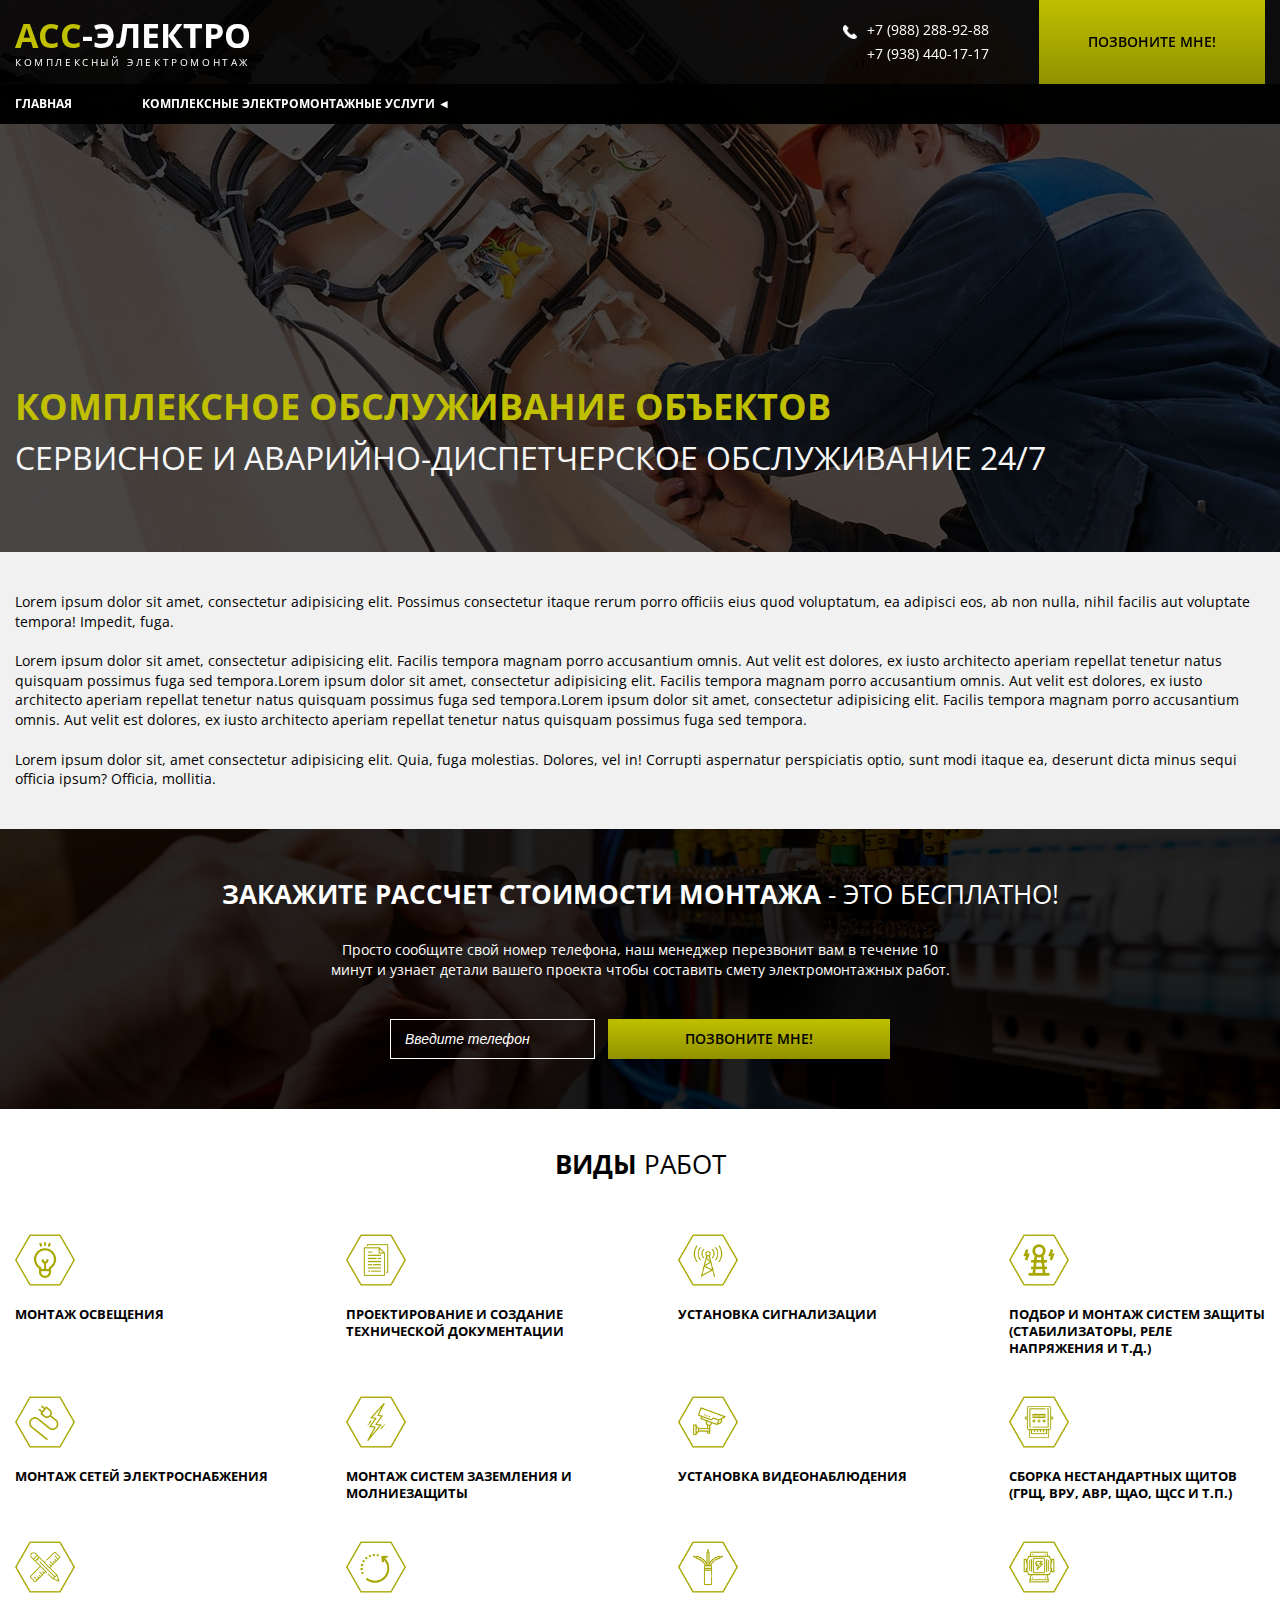
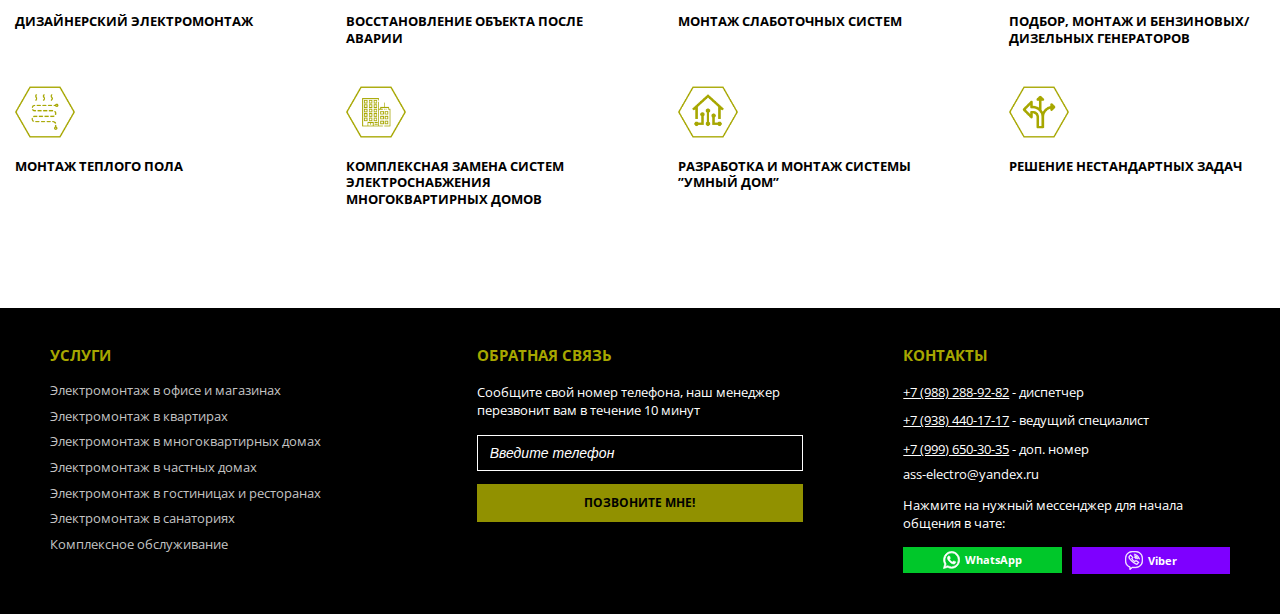
<file: pages/service.html>
<!DOCTYPE html>
<html lang="ru">
    <head>
        <meta charset="utf-8">
        <meta http-equiv="X-UA-Compatible" content="IE=edge">
        <title>Комплексное обслуживание объектов</title>
        <meta name="viewport" content="width=device-width, user-scalable=no, initial-scale=1.0, maximum-scale=1.0, minimum-scale=1.0">
        <link href="https://fonts.googleapis.com/css?family=Open+Sans:400,400i,600,700&display=swap&subset=cyrillic" rel="stylesheet"> 
        <link rel="stylesheet" href="../styles/main.min.css">
    </head>
    <body>
      <header class="header header--narrow" id="header">
  <div class="header-menu header__menu">
  <div class="header-menu__container container">
    <div class="header-menu__content">
      <div class="logo header-menu__logo">
  <a class="logo__link" href="./">
    <h1 class="logo__primary-text"><span class="logo__primary-text--primary-color">Асс</span>-Электро</h1>
    <h2 class="logo__sub-text">Комплексный электромонтаж</h2>
  </a>
</div>
      <div class="header-menu__phones-block">
        <img class="header-menu__icon-phone" alt="Электромонтаж телефоны" src="../img/phone.png">
        <div class="header-menu__phones">
          <p class="header-menu__phone">+7 (988) 288-92-88</p>
          <p class="header-menu__phone">+7 (938) 440-17-17</p>
        </div>
      </div>
      <a class="header-menu__request" href="#callback">
        <p class="header-menu__request-text">Позвоните мне!</p>
      </a>
      <div class="navigation header__navigation">
  <input type="checkbox" class="navigation__checkbox" id="navi-toggle">

  <label for="navi-toggle" class="navigation__button">
      <span class="navigation__icon">&nbsp;</span>
  </label>

  <nav class="navigation__nav">
    <div class="navigation__content navigation--active-service">
      <a class="navigation__link navigation__link--main navigation__link" href="./">Главная</a>
      <input type="checkbox" name="check-list" id="check-list" class="navigation__check-list">
      <label for="check-list" class="navigation__block-header">Комплексные электромонтажные услуги <span class="navigation__arrow-left">&#9668;</span><span class="navigation__arrow-down">&#9660;</span></label>
      <ul class="navigation__links-list">
        <li class="navigation__list-elem"><a href="./service.html" class="navigation__link">Комплексное обслуживание объектов, сервисное и аварийно-диспетчерское обслуживание 24/7</a></li>
        <li class="navigation__list-elem"><a href="./flat.html" class="navigation__link">Электромонтаж в квартирах</a></li>
        <li class="navigation__list-elem"><a href="./office.html" class="navigation__link">Электромонтаж в офисе и магазине</a></li>
        <li class="navigation__list-elem"><a href="./apartment.html" class="navigation__link">Электромонтаж в многоквартирных домах</a></li>
        <li class="navigation__list-elem"><a href="./cottages.html" class="navigation__link">Электромонтаж в частных домах / коттеджах</a></li>
        <li class="navigation__list-elem"><a href="./hotel.html" class="navigation__link">Электромонтаж в гостиницах и ресторанах</a></li>
        <li class="navigation__list-elem"><a href="./sanatorium.html" class="navigation__link">Электромонтажные работы в санаториях</a></li>
      </ul>
    </div>
  </nav>
</div>
    </div>
  </div>
  <nav class="navbar header__navbar">
  <div class="navbar__container container">
    <div class="navbar__content navbar--active-service">
      <a class="navbar__link navbar__link--main" href="./">Главная</a>
      <div class="navbar__block-links">
        <h4 class="navbar__block-header">Комплексные электромонтажные услуги <span class="navbar__arrow-left">&#9668;</span><span class="navbar__arrow-down">&#9660;</span></h4>
        <ul class="navbar__links-list">
          <li class="navbar__list-elem"><a href="./service.html" class="navbar__link">Комплексное обслуживание объектов, сервисное и аварийно-диспетчерское обслуживание 24/7</a></li>
          <li class="navbar__list-elem"><a href="./flat.html" class="navbar__link">Электромонтаж в квартирах</a></li>
          <li class="navbar__list-elem"><a href="./office.html" class="navbar__link">Электромонтаж в офисе и магазине</a></li>
          <li class="navbar__list-elem"><a href="./apartment.html" class="navbar__link">Электромонтаж в многоквартирных домах</a></li>
          <li class="navbar__list-elem"><a href="./cottages.html" class="navbar__link">Электромонтаж в частных домах / коттеджах</a></li>
          <li class="navbar__list-elem"><a href="./hotel.html" class="navbar__link">Электромонтаж в гостиницах и ресторанах</a></li>
          <li class="navbar__list-elem"><a href="./sanatorium.html" class="navbar__link">Электромонтажные работы в санаториях</a></li>
        </ul>
      </div>
    </div>
  </div>
</nav>
</div>
  <div class="main-text header__text main-text--lower">
  <div class="main-text__container container">
    <div class="main-text__content">
      <h1 class="main-text__title">Комплексное обслуживание объектов</h1>
      <h2 class="main-text__subtitle">сервисное и аварийно-диспетчерское обслуживание 24/7</h2>
    </div>
  </div>
</div>
</header>
      <section class="text-block">
  <div class="container text-block__container">
    <p class="text-block__paragraph">Lorem ipsum dolor sit amet, consectetur adipisicing elit. Possimus consectetur itaque 
      rerum porro officiis eius quod voluptatum, ea adipisci eos, ab non nulla, nihil facilis aut voluptate tempora! 
      Impedit, fuga.</p>
    <p class="text-block__paragraph">Lorem ipsum dolor sit amet, consectetur adipisicing elit. Facilis tempora magnam 
      porro accusantium omnis. Aut velit est dolores, ex iusto architecto aperiam repellat tenetur natus quisquam 
      possimus fuga sed tempora.Lorem ipsum dolor sit amet, consectetur adipisicing elit. Facilis tempora magnam 
      porro accusantium omnis. Aut velit est dolores, ex iusto architecto aperiam repellat tenetur natus quisquam 
      possimus fuga sed tempora.Lorem ipsum dolor sit amet, consectetur adipisicing elit. Facilis tempora magnam 
      porro accusantium omnis. Aut velit est dolores, ex iusto architecto aperiam repellat tenetur natus quisquam 
      possimus fuga sed tempora.</p>
    <p class="text-block__paragraph">Lorem ipsum dolor sit, amet consectetur adipisicing elit. Quia, fuga molestias. 
      Dolores, vel in! Corrupti aspernatur perspiciatis optio, sunt modi itaque ea, deserunt dicta minus sequi officia 
      ipsum? Officia, mollitia.</p>
  </div>
</section>
      <section class="callback" id="callback">
  <div class="callback__grey-bgc">
    <div class="callback-container container">
      <h2 class="heading callback__heading heading--white"><span class="heading__bold">Закажите рассчет стоимости монтажа</span> - это бесплатно!</h2>
      <p class="callback__text">
        Просто сообщите свой номер телефона, наш менеджер перезвонит вам в течение 10 минут 
        и узнает детали вашего проекта чтобы составить смету электромонтажных работ.
      </p>
      <form action="#" class="callback__form">
        <input class="callback__input" type="text" placeholder="Введите телефон">
        <div class="callback__submit"><p class="callback__btn-text">Позвоните мне!</p></div>
      </form>
    </div>
  </div>
</section>
      <section class="job-types">
  <div class="job-types__container container">
    <h2 class="heading job-types__heading"><span class="heading__bold">Виды</span> Работ</h2>
    <div class="job-types__content">
      <div class="job-type job-types__type">
  <img src="../img/svg/job1.png" alt="Почему стоит выбрать нас:" class="job-type__icon">
  <h3 class="job-type__text">Монтаж освещения</h3>
  <div class="job-type__additional-info">
    <img src="../img/svg/job1.png" alt="Почему стоит выбрать нас:" class="job-type__icon">
    <h3 class="job-type__text">Монтаж освещения</h3>
    <p class="job-type__additional-text">Штробление, разработка схем монтажа, разметка на поверхности, установка осветительных приборов различного типа.</p>
  </div>
</div>
      
      <div class="job-type job-types__type">
  <img src="../img/svg/job2.png" alt="Почему стоит выбрать нас:" class="job-type__icon">
  <h3 class="job-type__text">Проектирование и создание технической документации</h3>
  <div class="job-type__additional-info">
    <img src="../img/svg/job2.png" alt="Почему стоит выбрать нас:" class="job-type__icon">
    <h3 class="job-type__text">Проектирование и создание технической документации</h3>
    <p class="job-type__additional-text">Выполняем полный комплекс по проектированию систем электроснабжения зданий различного назначение и разработку технической документации по всем требованиям проектной ГОСТа.</p>
  </div>
</div>
      
      <div class="job-type job-types__type">
  <img src="../img/svg/job3.png" alt="Почему стоит выбрать нас:" class="job-type__icon">
  <h3 class="job-type__text">Установка сигнализации</h3>
  <div class="job-type__additional-info">
    <img src="../img/svg/job3.png" alt="Почему стоит выбрать нас:" class="job-type__icon">
    <h3 class="job-type__text">Установка сигнализации</h3>
    <p class="job-type__additional-text">Ваш объект должен быть под надежной защитой! Выполняем комплексную работу по установке сигнализации любого типа и для любого объекта.</p>
  </div>
</div>
      
      <div class="job-type job-types__type">
  <img src="../img/svg/job4.png" alt="Почему стоит выбрать нас:" class="job-type__icon">
  <h3 class="job-type__text">Подбор и монтаж систем защиты (стабилизаторы, реле напряжения и т.д.)</h3>
  <div class="job-type__additional-info">
    <img src="../img/svg/job4.png" alt="Почему стоит выбрать нас:" class="job-type__icon">
    <h3 class="job-type__text">Подбор и монтаж систем защиты (стабилизаторы, реле напряжения и т.д.)</h3>
    <p class="job-type__additional-text">Определение оптимального места и схемы интеграции в вашу сеть, прокладка кабельных линий, установка стабилизатора, подключение силовых линий к стабилизатору.</p>
  </div>
</div>
      
      <div class="job-type job-types__type">
  <img src="../img/svg/job5.png" alt="Почему стоит выбрать нас:" class="job-type__icon">
  <h3 class="job-type__text">Монтаж сетей электроснабжения</h3>
  <div class="job-type__additional-info">
    <img src="../img/svg/job5.png" alt="Почему стоит выбрать нас:" class="job-type__icon">
    <h3 class="job-type__text">Монтаж сетей электроснабжения</h3>
    <p class="job-type__additional-text">Монтаж сетей электроснабжения, монтаж и демонтаж опор воздушных линий, проводов, трансформаторных подстанций, линейного электрооборудования, установка распределительных устройств и коммутационной аппаратуры.</p>
  </div>
</div>
      
      <div class="job-type job-types__type">
  <img src="../img/svg/job6.png" alt="Почему стоит выбрать нас:" class="job-type__icon">
  <h3 class="job-type__text">Монтаж систем заземления и молниезащиты</h3>
  <div class="job-type__additional-info">
    <img src="../img/svg/job6.png" alt="Почему стоит выбрать нас:" class="job-type__icon">
    <h3 class="job-type__text">Монтаж систем заземления и молниезащиты</h3>
    <p class="job-type__additional-text">Осуществляем полную безопасность вашего объекта от грозы и выполняем подбор клалифицированой защитной системы.</p>
  </div>
</div>
      
      <div class="job-type job-types__type">
  <img src="../img/svg/job7.png" alt="Почему стоит выбрать нас:" class="job-type__icon">
  <h3 class="job-type__text">Установка видеонаблюдения</h3>
  <div class="job-type__additional-info">
    <img src="../img/svg/job7.png" alt="Почему стоит выбрать нас:" class="job-type__icon">
    <h3 class="job-type__text">Установка видеонаблюдения</h3>
    <p class="job-type__additional-text">Создание проекта для видеонаблюдения, подбор оборудования, монтаж и настройка удаленного просмотра и контроля объекта.</p>
  </div>
</div>
      
      <div class="job-type job-types__type">
  <img src="../img/svg/job8.png" alt="Почему стоит выбрать нас:" class="job-type__icon">
  <h3 class="job-type__text">Сборка нестандартных щитов (ГРЩ, ВРУ, АВР, ЩАО, ЩСС и т.п.)</h3>
  <div class="job-type__additional-info">
    <img src="../img/svg/job8.png" alt="Почему стоит выбрать нас:" class="job-type__icon">
    <h3 class="job-type__text">Сборка нестандартных щитов (ГРЩ, ВРУ, АВР, ЩАО, ЩСС и т.п.)</h3>
    <p class="job-type__additional-text">Профессиональная сборка всех видов нестандартных щитов.</p>
  </div>
</div>
      
      <div class="job-type job-types__type">
  <img src="../img/svg/job9.png" alt="Почему стоит выбрать нас:" class="job-type__icon">
  <h3 class="job-type__text">Дизайнерский электромонтаж</h3>
  <div class="job-type__additional-info">
    <img src="../img/svg/job9.png" alt="Почему стоит выбрать нас:" class="job-type__icon">
    <h3 class="job-type__text">Дизайнерский электромонтаж</h3>
    <p class="job-type__additional-text">Разработка эксклюзивного дизайнерского проекта по любому желанию заказчика.</p>
  </div>
</div>
      
      <div class="job-type job-types__type">
  <img src="../img/svg/job10.png" alt="Почему стоит выбрать нас:" class="job-type__icon">
  <h3 class="job-type__text">Восстановление объекта после аварии</h3>
  <div class="job-type__additional-info">
    <img src="../img/svg/job10.png" alt="Почему стоит выбрать нас:" class="job-type__icon">
    <h3 class="job-type__text">Восстановление объекта после аварии</h3>
    <p class="job-type__additional-text">Наши специалисты демонтируют неисправности или с нуля восстановят объект до полной работоспособности.</p>
  </div>
</div>
      
      <div class="job-type job-types__type">
  <img src="../img/svg/job11.png" alt="Почему стоит выбрать нас:" class="job-type__icon">
  <h3 class="job-type__text">Монтаж слаботочных систем</h3>
  <div class="job-type__additional-info">
    <img src="../img/svg/job11.png" alt="Почему стоит выбрать нас:" class="job-type__icon">
    <h3 class="job-type__text">Монтаж слаботочных систем</h3>
    <p class="job-type__additional-text">Монтаж слаботочных систем для локальной компьютерной сети, интернета, телефонной коммуникации, видеонаблюдения, охранной и пожарной сигнализации, пропускных систем и других структурированных кабельных сетей.</p>
  </div>
</div>
      
      <div class="job-type job-types__type">
  <img src="../img/svg/job12.png" alt="Почему стоит выбрать нас:" class="job-type__icon">
  <h3 class="job-type__text">Подбор, монтаж и бензиновых/дизельных генераторов</h3>
  <div class="job-type__additional-info">
    <img src="../img/svg/job12.png" alt="Почему стоит выбрать нас:" class="job-type__icon">
    <h3 class="job-type__text">Подбор, монтаж и бензиновых/дизельных генераторов</h3>
    <p class="job-type__additional-text">Нужен генератор? Не проблема! Поможем выбрать оптимальное оборудование и произведём профессиональный монтаж генератора.</p>
  </div>
</div>
      
      <div class="job-type job-types__type">
  <img src="../img/svg/job13.png" alt="Почему стоит выбрать нас:" class="job-type__icon">
  <h3 class="job-type__text">Монтаж теплого пола</h3>
  <div class="job-type__additional-info">
    <img src="../img/svg/job13.png" alt="Почему стоит выбрать нас:" class="job-type__icon">
    <h3 class="job-type__text">Монтаж теплого пола</h3>
    <p class="job-type__additional-text">Выполняем профессиональный монтаж электрического теплого пола по всем необходимым нормам безопасности.</p>
  </div>
</div>
      
      <div class="job-type job-types__type">
  <img src="../img/svg/job14.png" alt="Почему стоит выбрать нас:" class="job-type__icon">
  <h3 class="job-type__text">Комплексная замена систем электроснабжения многоквартирных домов</h3>
  <div class="job-type__additional-info">
    <img src="../img/svg/job14.png" alt="Почему стоит выбрать нас:" class="job-type__icon">
    <h3 class="job-type__text">Комплексная замена систем электроснабжения многоквартирных домов</h3>
    <p class="job-type__additional-text">Профессиональная полная или частичная замена электропроводки, монтаж систем освещения, замена приборов учёта электроэнергии, монтаж электрических щитов на лестничной площадке, подключение систем питания объекта к ВРУ.</p>
  </div>
</div>
      
      <div class="job-type job-types__type">
  <img src="../img/svg/job15.png" alt="Почему стоит выбрать нас:" class="job-type__icon">
  <h3 class="job-type__text">Разработка и монтаж системы &#8221;Умный дом&#8221;</h3>
  <div class="job-type__additional-info">
    <img src="../img/svg/job15.png" alt="Почему стоит выбрать нас:" class="job-type__icon">
    <h3 class="job-type__text">Разработка и монтаж системы &#8221;Умный дом&#8221;</h3>
    <p class="job-type__additional-text">Умный дом – это не фантастика, а доступная система. Создадим проект умного дома для полной или частичной автоматизации инженерных систем жилого помещения. Дом станет подстраивать свои системы под нужды хозяина без его вмешательства!</p>
  </div>
</div>
      
      <div class="job-type job-types__type">
  <img src="../img/svg/job16.png" alt="Почему стоит выбрать нас:" class="job-type__icon">
  <h3 class="job-type__text">Решение нестандартных задач</h3>
  <div class="job-type__additional-info">
    <img src="../img/svg/job16.png" alt="Почему стоит выбрать нас:" class="job-type__icon">
    <h3 class="job-type__text">Решение нестандартных задач</h3>
    <p class="job-type__additional-text">Если вы не нашли нужную услугу из нашего перечня, просто свяжитесь с нами и мы решим любую задачу связанную с электромонтажными работами!</p>
  </div>
</div>
    </div>
  </div>
</section>
      <footer class="footer">
  <div class="footer__container container">
    <div class="footer__content">
      <section class="footer__section footer__section--offers">
        <h3 class="footer__heading">Услуги</h3>
        <ul class="footer__links-list">
          <li class="footer__list-item"><a href="#" class="footer__link">Электромонтаж в офисе и магазинах</a></li>
          <li class="footer__list-item"><a href="#" class="footer__link">Электромонтаж в квартирах</a></li>
          <li class="footer__list-item"><a href="#" class="footer__link">Электромонтаж в многоквартирных домах</a></li>
          <li class="footer__list-item"><a href="#" class="footer__link">Электромонтаж в частных домах</a></li>
          <li class="footer__list-item"><a href="#" class="footer__link">Электромонтаж в гостиницах и ресторанах</a></li>
          <li class="footer__list-item"><a href="#" class="footer__link">Электромонтаж в санаториях</a></li>
          <li class="footer__list-item"><a href="#" class="footer__link">Комплексное обслуживание</a></li>
        </ul>
      </section>
      <section class="footer__section">
        <h3 class="footer__heading">Обратная связь</h3>
        <p class="footer__text">Сообщите свой номер телефона, наш менеджер перезвонит вам в течение 10 минут</p>
        <form action="#" class="footer__form">
          <input class="footer__input" type="text" placeholder="Введите телефон">
          <div class="footer__submit">Позвоните мне!</div>
        </form>
      </section>
      <section class="footer__section">
        <h3 class="footer__heading">Контакты</h3>
        <div class="footer__phone"><p class="footer__phone-text"><span class="footer__phone--underlined">+7 (988) 288-92-82</span> - диспетчер</p></div>
        <div class="footer__phone"><p class="footer__phone-text"><span class="footer__phone--underlined">+7 (938) 440-17-17</span> - ведущий специалист</p></div>
        <div class="footer__phone"><p class="footer__phone-text"><span class="footer__phone--underlined">+7 (999) 650-30-35</span> - доп. номер</p></div>
        <div class="footer__email">ass-electro@yandex.ru</div>
        <div class="footer__messagers">
          <p class="footer__text">Нажмите на нужный мессенджер для начала общения в чате:</p>
          <div class="footer__messager footer__messager--green">
            <img src="../img/svg/whatsapp.svg" alt="Whatsapp Электромонтаж" class="footer__messager-icon">
            <p class="footer__messager-text">WhatsApp</p>
          </div>
          <div class="footer__messager footer__messager--purple">
            <img src="../img/svg/viber.svg" alt="Viber Электромонтаж" class="footer__messager-icon">
            <p class="footer__messager-text">Viber</p>
          </div>
        </div>
      </section>
    </div>
  </div>
</footer>
      <script src="../js/main.min.js"></script>
      <script src="../js/vendor.min.js"></script>
    </body>
</html>
</file>
<file: styles/main.min.css>
a,abbr,acronym,address,applet,article,aside,audio,b,big,blockquote,body,canvas,caption,center,cite,code,dd,del,details,dfn,div,dl,dt,em,embed,fieldset,figcaption,figure,footer,form,h1,h2,h3,h4,h5,h6,header,hgroup,html,i,iframe,img,ins,kbd,label,legend,li,mark,menu,nav,object,ol,output,p,pre,q,ruby,s,samp,section,small,span,strike,strong,sub,summary,sup,table,tbody,td,tfoot,th,thead,time,tr,tt,u,ul,var,video{margin:0;padding:0;border:0;font-size:100%;font:inherit;vertical-align:baseline}article,aside,details,figcaption,figure,footer,header,hgroup,menu,nav,section{display:block}body{line-height:1}ol,ul{list-style:none}blockquote,q{quotes:none}blockquote:after,blockquote:before,q:after,q:before{content:'';content:none}table{border-collapse:collapse;border-spacing:0}a:link{text-decoration:none;color:inherit}a:hover,a:visited{text-decoration:none;color:inherit}a:active{text-decoration:none;color:inherit}html{font-size:10px;font-family:"Open Sans",sans-serif;overflow-x:hidden}h1,h2,h3,h4,h5,h6,ul{margin:0;padding:0}.container{max-width:1280px;margin:0 auto;padding-left:15px;padding-right:15px}.header{height:63.2rem;background-image:url(../img/header-bg.jpg);background-size:cover;background-position:center;font-family:"Open Sans",sans-serif}.header--narrow{height:55.2rem}.header-menu{background-color:rgba(0,0,0,.8);position:fixed;width:100%;z-index:9999}.header-menu__content{display:-webkit-box;display:flex;flex-wrap:wrap;margin-left:-15px;margin-right:-15px;flex-wrap:nowrap}.header-menu__logo{box-sizing:border-box;word-wrap:break-word;margin:auto 15px}.header-menu__request{box-sizing:border-box;word-wrap:break-word;margin-left:15px;margin-right:15px;width:calc(20% - 30px);cursor:pointer;background-image:-webkit-gradient(linear,left top,left bottom,from(#bfbf00),to(#919100));background-image:linear-gradient(180deg,#bfbf00 0,#919100 100%);color:#000;display:-webkit-box;display:flex;-webkit-box-pack:center;justify-content:center;text-transform:uppercase;font-size:1.4rem;font-weight:600;-webkit-transition:.3s;transition:.3s;padding:3.5rem 0}.header-menu__phones-block{display:-webkit-box;display:flex;margin:auto 2.5rem auto auto}.header-menu__icon-phone{width:1.4rem;height:1.4rem;position:relative;top:.2rem;margin-right:1rem}.header-menu__phone{color:#fff;font-size:1.4rem}.header-menu__phone:not(:last-child){margin-bottom:1rem}.header-menu__phone:last-child{padding-right:10px}.header-menu__nav-list{display:-webkit-box;display:flex;justify-content:space-around;color:#f7f7f7;text-transform:uppercase;font-size:1.2rem;font-weight:600}.header-menu__nav-link{-webkit-transition:.1s;transition:.1s}.header-menu__nav-link:active,.header-menu__nav-link:hover{color:#ffc410}.header-menu__request:hover{color:#fff}.header-menu__icon-wrapper{cursor:pointer;display:-webkit-box;display:flex;margin-right:15px;padding:4rem 0}.header-menu__icon{margin-top:auto;margin-bottom:auto;position:relative}.header-menu__icon,.header-menu__icon::after,.header-menu__icon::before{width:3rem;height:2px;background-color:#fff;display:none}.header-menu__icon::after,.header-menu__icon::before{content:"";position:absolute;left:0;-webkit-transition:.2s;transition:.2s}.header-menu__icon::before{top:-1rem}.header-menu__icon::after{top:1rem}.logo{color:#fff;text-transform:uppercase}.logo__primary-text{font-size:3.4rem;font-weight:700;margin-bottom:.5rem}.logo__primary-text--primary-color{color:#c0c000}.logo__sub-text{letter-spacing:.26rem}.main-text{height:100%;text-transform:uppercase;color:#f7f7f7;background-color:rgba(0,0,0,.7)}.main-text--lower .main-text__content{bottom:7.5rem}.main-text__container{position:relative;height:100%}.main-text__content{position:absolute;bottom:15.5rem;left:15px}.main-text__title{font-size:3.6rem;font-weight:700;padding-bottom:1rem;color:#c0c000;line-height:1.2}.main-text__subtitle{font-size:3.2rem;line-height:1.2}.general-info{background-color:#f1f1f1;padding-top:4rem;padding-bottom:4rem}.general-info__content{display:-webkit-box;display:flex;flex-wrap:wrap;margin-left:-15px;margin-right:-15px}.general-info__offers{box-sizing:border-box;word-wrap:break-word;margin-left:15px;margin-right:15px;width:calc(33.33333% - 30px);border-right:1px solid #000;padding-top:.4rem;padding-bottom:.4rem;height:inherit;display:-webkit-box;display:flex;-webkit-box-orient:vertical;-webkit-box-direction:normal;flex-direction:column;-webkit-box-pack:center;justify-content:center}.general-info__description{box-sizing:border-box;word-wrap:break-word;width:calc(66.66667% - 30px);padding-left:3rem;font-size:1.4rem;line-height:1.4;margin:auto 15px}.general-info__heading{margin-bottom:2.2rem}.general-info__paragraph:not(:last-child){margin-bottom:1.5rem}.general-info__offer:not(:last-child){margin-bottom:1.5rem}.offer{display:-webkit-box;display:flex;-webkit-box-align:center;align-items:center;height:auto}.offer__icon{height:5rem}.offer__text{font-size:1.6rem;text-transform:uppercase;margin-left:2rem}.offer__heading{font-weight:700;margin-bottom:.5rem}.heading{font-size:2.6rem;text-transform:uppercase;line-height:1.2}.heading__bold{font-weight:700}.heading--white{color:#fff}.graph-info{padding-top:5rem;padding-bottom:5rem}.graph-info__heading{text-align:center;padding-bottom:6.5rem}.graph-info__graph{display:-webkit-box;display:flex;position:relative;margin-top:calc(((98%/4) *.865)/ 1.95);margin-bottom:calc(((98%/4)*.865)/1.95)}.graph-info__icon{-webkit-transition:opacity .6s;transition:opacity .6s;height:100%;width:100%}.graph-info__icon--hover{opacity:0;position:absolute;top:0;left:0}.graph-info__hex{display:block;width:24.5%;position:relative;-webkit-clip-path:polygon(76% 0,100% 50%,76% 100%,24% 100%,0 50%,24% 0);clip-path:polygon(76% 0,100% 50%,76% 100%,24% 100%,0 50%,24% 0)}.graph-info__hex--center{margin:0 auto}.graph-info__hex--pair-left-up{position:absolute;left:18.9%;bottom:51%}.graph-info__hex--pair-left-down{position:absolute;left:18.9%;top:51%}.graph-info__hex--pair-right-up{position:absolute;right:18.9%;bottom:51%}.graph-info__hex--pair-right-down{position:absolute;right:18.9%;top:51%}.graph-info__hex:hover .graph-info__icon--unhover{opacity:0}.graph-info__hex:hover .graph-info__icon--hover{opacity:1}.graph-info__hex:hover .graph-info__text{color:#000}.graph-info__text{-webkit-transition:color .6s;transition:color .6s;position:absolute;top:50%;left:50%;-webkit-transform:translate(-50%,-50%);transform:translate(-50%,-50%);text-align:center;font-size:1.4rem;width:70%;text-transform:uppercase;line-height:1.4;color:#fff;font-weight:700}.callback{background-image:url(../img/callback-bg.jpg);background-position:center;background-size:cover}.callback__grey-bgc{background-color:rgba(0,0,0,.85);padding:5rem 0}.callback__heading{text-align:center}.callback__text{text-align:center;width:50%;margin:3rem auto 4rem;color:#fff;font-size:1.4rem;line-height:1.4}.callback__form{width:40%;margin:0 auto;display:-webkit-box;display:flex;-webkit-box-pack:justify;justify-content:space-between}.callback__input{width:35%;background-color:transparent;border:1px solid #fff;color:#fff;font-size:1.4rem;padding:1.1rem 1.4rem}.callback__input::-webkit-input-placeholder{font-style:italic;color:#fff!important}.callback__input::-moz-placeholder{font-style:italic;color:#fff!important}.callback__input:-ms-input-placeholder{font-style:italic;color:#fff!important}.callback__input::-ms-input-placeholder{font-style:italic;color:#fff!important}.callback__input::placeholder{font-style:italic;color:#fff!important}.callback__submit{cursor:pointer;background-image:-webkit-gradient(linear,left top,left bottom,from(#bfbf00),to(#919100));background-image:linear-gradient(180deg,#bfbf00 0,#919100 100%);color:#000;text-transform:uppercase;font-size:1.4rem;font-weight:600;-webkit-transition:.3s;transition:.3s;width:56.5%;display:-webkit-inline-box;display:inline-flex;-webkit-box-pack:center;justify-content:center;-webkit-box-align:center;align-items:center}.callback__submit:hover{color:#fff}.job-types{padding:4rem 0 10rem}.job-types__heading{text-align:center;margin-bottom:5rem}.job-types__content{display:-webkit-box;display:flex;flex-wrap:wrap;margin-left:-3.75rem;margin-right:-3.75rem}.job-types__type{box-sizing:border-box;word-wrap:break-word;margin-left:3.75rem;margin-right:3.75rem;width:calc(100% / 12 * 3 - 7.5rem);margin-bottom:3.5rem}.job-types__type:nth-child(13),.job-types__type:nth-child(14),.job-types__type:nth-child(15),.job-types__type:nth-child(16){margin-bottom:0}.job-type{position:relative}.job-type__icon{width:6rem;margin-bottom:1.5rem}.job-type__text{font-size:1.3rem;text-transform:uppercase;line-height:1.3;font-weight:700}.job-type__additional-info{width:100%;padding:1.5rem 1rem;box-sizing:content-box;opacity:0;z-index:-1;position:absolute;top:-1.5rem;left:-1rem;background-color:#fff;box-shadow:0 0 15px 0 rgba(0,0,0,.25);-webkit-transition:.6s;transition:.6s}.job-type__additional-info--seen{opacity:1;z-index:10}.job-type__additional-text{font-size:1.2rem;margin-top:2.25rem;line-height:1.4}.footer{padding:4rem 0;background-color:#000;font-size:1.3rem}.footer__content{display:-webkit-box;display:flex;flex-wrap:wrap;margin-left:-5rem;margin-right:-5rem}.footer__container{max-width:118rem}.footer__section{box-sizing:border-box;word-wrap:break-word;margin-left:5rem;margin-right:5rem;width:calc(100% / 12 * 4 - 10rem);color:#fff}.footer__heading{color:#a7a700;text-transform:uppercase;font-weight:700;font-size:1.5rem;margin-bottom:2rem}.footer__links-list{color:#c4c4c4}.footer__list-item{margin-top:1rem;line-height:1.2}.footer__link:hover{text-decoration:underline}.footer__messager{float:left;width:48.5%;display:-webkit-box;display:flex;-webkit-box-pack:center;justify-content:center;-webkit-box-align:center;align-items:center;padding:.4rem 0;cursor:pointer}.footer__messager--green{background-color:#00c72a}.footer__messager--purple{float:right;background-color:#7e00ff}.footer__messager-text{margin-left:.5rem;font-weight:700;font-size:1.1rem}.footer__messager-icon{width:1.75rem}.footer__email{margin:0 0 1.5rem}.footer__phone{margin-bottom:1rem}.footer__phone--underlined{text-decoration:underline}.footer__phone-text{line-height:1.4}.footer__text{line-height:1.4;margin-bottom:1.5rem}.footer__input{width:100%;background-color:#000;border:1px solid #fff;color:#fff;font-size:1.4rem;padding:.9rem 1.2rem;box-sizing:border-box}.footer__input::-webkit-input-placeholder{font-style:italic;color:#fff!important}.footer__input::-moz-placeholder{font-style:italic;color:#fff!important}.footer__input:-ms-input-placeholder{font-style:italic;color:#fff!important}.footer__input::-ms-input-placeholder{font-style:italic;color:#fff!important}.footer__input::placeholder{font-style:italic;color:#fff!important}.footer__submit{display:-webkit-box;display:flex;-webkit-box-pack:center;justify-content:center;-webkit-box-align:center;align-items:center;color:#000;font-size:1.2rem;font-weight:700;text-transform:uppercase;background-color:#919100;cursor:pointer;padding:1.3rem 0;margin-top:1.3rem;-webkit-transition:color .3s;transition:color .3s}.footer__submit:hover{color:#fff}.official{background-image:-webkit-gradient(linear,left top,right top,from(#c0c000),to(olive));background-image:linear-gradient(90deg,#c0c000 0,olive 100%);padding:3rem 0}.official__content{margin:0 auto;max-width:80rem;position:relative}.official__img{width:30%;position:absolute;bottom:0}.official__text{color:#fff;font-size:1.4rem;padding-left:33%;line-height:1.4}.official__heading{padding-left:33%;margin-bottom:1.5rem}.process{background-image:url(../img/process.jpg);background-size:cover;background-position:center}.process__container{padding-top:5rem;padding-bottom:5rem}.process__bg-grey{background-color:rgba(244,244,244,.85)}.process__heading{width:100%;text-align:center;margin-bottom:5.5rem}.process__stages{display:-webkit-box;display:flex;flex-wrap:wrap;margin-left:-15px;margin-right:-15px}.process__stage{box-sizing:border-box;word-wrap:break-word;margin-left:15px;margin-right:15px;width:calc(25% - 30px);margin-bottom:5rem}.process__stage:nth-child(4n) .process-stage__arrow{display:none}.process__stage:nth-child(n+4){margin-bottom:0}.process-stage{position:relative}.process-stage__number{font-size:6.4rem;font-weight:700;color:#a7a700;float:left;position:relative;top:-8px}.process-stage__text{font-size:1.3rem;line-height:1.4;padding-right:1.7rem;margin-left:4rem}.process-stage__heading{position:relative;margin-bottom:2rem;text-transform:uppercase;color:#000;font-size:1.5rem;font-weight:700;margin-left:4rem}.process-stage__arrow{position:absolute;right:0;top:15%;width:20px}.navbar{width:100%;background-color:rgba(0,0,0,.9)}.navbar__content{display:-webkit-box;display:flex}.navbar__block-links{position:relative;height:inherit;display:-webkit-box;display:flex;-webkit-box-align:center;align-items:center}.navbar__list-elem .navbar__link{display:block;padding:1rem 0;line-height:1.2}.navbar__links-list{display:none;position:absolute;bottom:0;-webkit-transform:translateY(99.9%);transform:translateY(99.9%);left:-1.5rem;box-sizing:border-box;background-color:rgba(0,0,0,.9);width:39rem;padding:.3rem 1.5rem 1.5rem}.navbar__block-header,.navbar__link--main:link,.navbar__link--main:visited{text-transform:uppercase;color:#fff;font-weight:700;font-size:1.2rem;cursor:pointer}.navbar__link:link,.navbar__link:visited{color:#fff;font-weight:700;font-size:1.2rem;cursor:pointer}.navbar__block-links:hover .navbar__block-header,.navbar__links-list:hover .navbar__block-header{color:#a7a700}.navbar__block-links:hover .navbar__links-list,.navbar__links-list:hover .navbar__links-list{display:block}.navbar__block-links:hover .navbar__arrow-left,.navbar__links-list:hover .navbar__arrow-left{display:none}.navbar__block-links:hover .navbar__arrow-down,.navbar__links-list:hover .navbar__arrow-down{display:inline}.navbar__link--main{margin-right:7rem;padding:1.4rem 0}.navbar__link:active,.navbar__link:hover{color:#a7a700}.navbar__arrow-down{display:none}.navbar--active-service .navbar__list-elem:nth-child(1)>.navbar__link:link,.navbar--active-service .navbar__list-elem:nth-child(1)>.navbar__link:visited{color:#a7a700!important}.navbar--active-flat .navbar__list-elem:nth-child(2)>.navbar__link:link,.navbar--active-flat .navbar__list-elem:nth-child(2)>.navbar__link:visited{color:#a7a700!important}.navbar--active-office .navbar__list-elem:nth-child(3)>.navbar__link:link,.navbar--active-office .navbar__list-elem:nth-child(3)>.navbar__link:visited{color:#a7a700!important}.navbar--active-apartment .navbar__list-elem:nth-child(4)>.navbar__link:link,.navbar--active-apartment .navbar__list-elem:nth-child(4)>.navbar__link:visited{color:#a7a700!important}.navbar--active-cottages .navbar__list-elem:nth-child(5)>.navbar__link:link,.navbar--active-cottages .navbar__list-elem:nth-child(5)>.navbar__link:visited{color:#a7a700!important}.navbar--active-hotel .navbar__list-elem:nth-child(6)>.navbar__link:link,.navbar--active-hotel .navbar__list-elem:nth-child(6)>.navbar__link:visited{color:#a7a700!important}.navbar--active-sanatorium .navbar__list-elem:nth-child(7)>.navbar__link:link,.navbar--active-sanatorium .navbar__list-elem:nth-child(7)>.navbar__link:visited{color:#a7a700!important}.navbar--active-main .navbar__link--main{color:#a7a700!important}.navigation,.navigation__check-list,.navigation__checkbox{display:none}.navigation__button{display:block;height:3rem;width:3rem;z-index:2000;text-align:center;cursor:pointer;position:relative;padding:2rem 1.5rem}.navigation__nav{display:none;position:absolute;z-index:1500;width:100vw;height:100vh;left:0;top:-30.6px;background-color:rgba(0,0,0,.8)}.navigation__content{margin-top:113.6px;display:-webkit-box;display:flex;-webkit-box-pack:center;justify-content:center;-webkit-box-align:end;align-items:flex-end;-webkit-box-orient:vertical;-webkit-box-direction:normal;flex-direction:column;width:85%;margin-left:auto}.navigation__links-list{height:0;-webkit-transition:.6s;transition:.6s;overflow:hidden}.navigation__list-elem{text-align:right;margin-right:4rem;font-size:1.3rem;line-height:1.2}.navigation__link{display:block;padding:1.25rem 0}.navigation__link:link,.navigation__link:visited{color:#fff}.navigation__link--active{color:#a7a700!important}.navigation__link--main{margin-right:2rem;padding:0}.navigation__block-header{margin-right:4.5rem;padding:3rem 0 1.5rem;position:relative}.navigation__block-header,.navigation__link--main:link,.navigation__link--main:visited{text-transform:uppercase;color:#fff;font-weight:700;font-size:1.7rem;text-align:right;cursor:pointer}.navigation__block-header:hover,.navigation__link:hover{color:#a7a700}.navigation__arrow-down{display:none}.navigation__arrow-down,.navigation__arrow-left{position:absolute;right:-21px;bottom:26px;font-size:1.5rem}.navigation__check-list:checked~.navigation__block-header>.navigation__arrow-down{display:unset}.navigation__check-list:checked~.navigation__links-list{height:300px}.navigation__check-list:checked~.navigation__block-header>.navigation__arrow-left{display:none}.navigation__checkbox:checked~.navigation__nav{display:block}.navigation__icon{position:relative;margin-top:1.5rem}.navigation__icon,.navigation__icon::after,.navigation__icon::before{width:3rem;height:2px;background-color:#fff;display:inline-block}.navigation__icon::after,.navigation__icon::before{content:"";position:absolute;left:0;-webkit-transition:.2s;transition:.2s}.navigation__icon::before{top:-.8rem}.navigation__icon::after{top:.8rem}.navigation__button:hover .navigation__icon::before{top:-1rem}.navigation__button:hover .navigation__icon::after{top:1rem}.navigation__checkbox:checked+.navigation__button .navigation__icon{background-color:transparent}.navigation__checkbox:checked+.navigation__button .navigation__icon::before{top:0;-webkit-transform:rotate(135deg);transform:rotate(135deg)}.navigation__checkbox:checked+.navigation__button .navigation__icon::after{top:0;-webkit-transform:rotate(-135deg);transform:rotate(-135deg)}.navigation__checkbox:checked+.navigation__button .navigation__icon,.navigation__checkbox:checked+.navigation__button .navigation__icon::after,.navigation__checkbox:checked+.navigation__button .navigation__icon::before{height:4px}.navigation--active-main .navigation__link--main:link,.navigation--active-main .navigation__link--main:visited{color:#a7a700!important}.navigation--active-service .navigation__list-elem:nth-child(1)>.navigation__link:link,.navigation--active-service .navigation__list-elem:nth-child(1)>.navigation__link:visited{color:#a7a700!important}.navigation--active-flat .navigation__list-elem:nth-child(2)>.navigation__link:link,.navigation--active-flat .navigation__list-elem:nth-child(2)>.navigation__link:visited{color:#a7a700!important}.navigation--active-office .navigation__list-elem:nth-child(3)>.navigation__link:link,.navigation--active-office .navigation__list-elem:nth-child(3)>.navigation__link:visited{color:#a7a700!important}.navigation--active-apartment .navigation__list-elem:nth-child(4)>.navigation__link:link,.navigation--active-apartment .navigation__list-elem:nth-child(4)>.navigation__link:visited{color:#a7a700!important}.navigation--active-cottages .navigation__list-elem:nth-child(5)>.navigation__link:link,.navigation--active-cottages .navigation__list-elem:nth-child(5)>.navigation__link:visited{color:#a7a700!important}.navigation--active-hotel .navigation__list-elem:nth-child(6)>.navigation__link:link,.navigation--active-hotel .navigation__list-elem:nth-child(6)>.navigation__link:visited{color:#a7a700!important}.navigation--active-sanatorium .navigation__list-elem:nth-child(7)>.navigation__link:link,.navigation--active-sanatorium .navigation__list-elem:nth-child(7)>.navigation__link:visited{color:#a7a700!important}.text-block{background-color:#f1f1f1;font-size:1.4rem;line-height:1.4;padding:4rem 0}.text-block__paragraph{margin-bottom:2rem}.text-block__paragraph:last-child{margin-bottom:0}@media screen and (min-width:483px){.navigation__arrow-down,.navigation__arrow-left{bottom:15px}}@media screen and (min-width:686px){.main-text--one-line .main-text__subtitle,.main-text--one-line .main-text__title{display:inline;font-size:3.6rem}.main-text--one-line .main-text__title{margin-right:.75rem}}@media screen and (min-width:768px){.job-type:hover .job-type__additional-info,.job-type__additional-info:hover{opacity:1;z-index:10}}@media screen and (max-width:1200px){.container{max-width:1110px}.general-info__offers{width:calc(33.33333% - 30px)}.general-info__description{width:calc(66.66667% - 30px)}}@media screen and (max-width:992px){.container{max-width:930px}.header-menu__request{font-size:1.3rem}.callback__form{width:65%}.process__stages{margin-left:-5px;margin-right:-5px}.process__stage{margin-left:10px;margin-right:10px;width:calc(25% - 20px)}}@media screen and (max-width:950px){html{font-size:9px}}@media screen and (max-width:768px){.container{max-width:690px}.header-menu__request{width:calc(25% - 30px);padding:3.2rem 0}.general-info__offers{width:calc(41.66667% - 30px)}.general-info__description{width:calc(58.33333% - 30px);padding-left:0}.graph-info__text{font-size:1.2rem}.callback__text{width:75%}.job-types__content{margin-left:-1.5rem;margin-right:-1.5rem}.job-types__type{margin-left:1.5rem;margin-right:1.5rem;width:calc(100% / 12 * 3 - 3rem)}.job-types__type:nth-child(13),.job-types__type:nth-child(14),.job-types__type:nth-child(15){margin-bottom:3.5rem}.footer__content{margin-right:-2.5rem;margin-left:-2.5rem}.footer__section{margin-left:2.5rem;margin-right:2.5rem;width:calc(33% - 5rem)}}@media screen and (max-width:680px){.general-info__content{-webkit-box-orient:vertical;-webkit-box-direction:reverse;flex-direction:column-reverse}.general-info__offers{border-right:none;margin-top:4rem;width:calc(100% - 30px)}.general-info__description{font-size:1.5rem;width:calc(100% - 30px)}.graph-info__text{font-size:1.1rem}.process__stage{width:340px;margin:3.2rem auto}.process__stage:nth-child(n+4){margin-bottom:3.2rem}.process__stage:nth-child(4n) .process-stage__arrow{display:block}.process__stage:nth-child(8) .process-stage__arrow{display:none}.process-stage__text{font-size:1.5rem;margin-left:4.5rem;padding-right:0}.process-stage__heading{font-size:1.7rem;top:-1.5px;margin-left:4.5rem}}@media screen and (max-width:630px){.graph-info__text{font-size:1rem}}@media screen and (max-width:576px){.container{max-width:510px}.header-menu{margin-top:30.6px}.header-menu__content{-webkit-box-pack:justify;justify-content:space-between;-webkit-box-align:center;align-items:center}.header-menu__request{display:none}.header-menu__phones-block{box-sizing:border-box;position:absolute;top:-30.6px;left:0;width:calc(100% + 4px);background-color:#a7a700;padding:1rem 15px;margin-left:-2px;margin-right:-2px;-webkit-box-pack:end;justify-content:flex-end}.header-menu__icon-phone{margin-right:0;top:-.1rem}.header-menu__phone{font-size:1.4rem;float:left;margin-left:1.5rem}.header-menu__phone:not(:last-child){margin-bottom:0}.header-menu__icon,.header-menu__icon::after,.header-menu__icon::before{display:block}.main-text__title{font-size:3rem}.main-text__subtitle{font-size:2.8rem}.graph-info{padding-bottom:0rem}.graph-info__heading{padding-bottom:0}.graph-info__graph{-webkit-box-orient:vertical;-webkit-box-direction:normal;flex-direction:column}.graph-info__hex{width:55.8%;margin:0 0 1.2rem}.graph-info__hex--pair-left-down,.graph-info__hex--pair-left-up,.graph-info__hex--pair-right-down,.graph-info__hex--pair-right-up{position:relative;left:unset;right:unset;top:unset;bottom:unset}.graph-info__hex--right-1{position:absolute;top:12.6%;left:44%;margin-bottom:0}.graph-info__hex--right-2{position:absolute;top:37.5%;left:44%;margin-bottom:0}.graph-info__hex--right-3{position:absolute;top:62.5%;left:44%;margin-bottom:0}.graph-info__hex:nth-child(4){-webkit-box-ordinal-group:2;order:1}.graph-info__hex:nth-child(5){-webkit-box-ordinal-group:3;order:2}.graph-info__hex:nth-child(3){-webkit-box-ordinal-group:4;order:3}.graph-info__hex:nth-child(7){-webkit-box-ordinal-group:5;order:4}.graph-info__text{font-size:1.3rem}.callback__text{font-size:1.5rem;width:100%}.callback__form{-webkit-box-pack:unset;justify-content:unset;-webkit-box-align:center;align-items:center;-webkit-box-orient:vertical;-webkit-box-direction:normal;flex-direction:column}.callback__input{padding:1.2rem 1.3rem;font-size:1.5rem;width:100%;padding:1.2rem 1.5rem}.callback__submit{width:100%;padding:1.4rem 1.55rem;margin-top:1.5rem}.job-types{padding-bottom:13rem}.job-types__content{margin-left:-1.2rem;margin-right:-1.2rem}.job-types__type{width:calc(100% / 12 * 6 - 2.4rem);margin-left:1.2rem;margin-right:1.2rem}.job-types__type:nth-child(1){-webkit-box-ordinal-group:2;order:1}.job-types__type:nth-child(5){-webkit-box-ordinal-group:3;order:2}.job-types__type:nth-child(9){-webkit-box-ordinal-group:4;order:3}.job-types__type:nth-child(13){-webkit-box-ordinal-group:5;order:4}.job-types__type:nth-child(2){-webkit-box-ordinal-group:6;order:5}.job-types__type:nth-child(6){-webkit-box-ordinal-group:7;order:6}.job-types__type:nth-child(10){-webkit-box-ordinal-group:8;order:7}.job-types__type:nth-child(14){-webkit-box-ordinal-group:9;order:8}.job-types__type:nth-child(3){-webkit-box-ordinal-group:10;order:9}.job-types__type:nth-child(7){-webkit-box-ordinal-group:11;order:10}.job-types__type:nth-child(11){-webkit-box-ordinal-group:12;order:11}.job-types__type:nth-child(15){-webkit-box-ordinal-group:13;order:12}.job-types__type:nth-child(4){-webkit-box-ordinal-group:14;order:13}.job-types__type:nth-child(8){-webkit-box-ordinal-group:15;order:14}.job-types__type:nth-child(12){-webkit-box-ordinal-group:16;order:15}.job-types__type:nth-child(16){-webkit-box-ordinal-group:17;order:16}.job-type__icon{width:6.5rem}.job-type__text{font-size:1.2rem}.footer{font-size:1.5rem}.footer__content{margin:0 -2rem;-webkit-box-orient:vertical;-webkit-box-direction:normal;flex-direction:column}.footer__section{margin:0 2rem;width:calc(100% - 4rem)}.footer__section:last-child{margin-top:4rem}.footer__section--offers{display:none}.footer__heading{font-size:1.8rem}.footer__messager{padding:.8rem 0}.footer__messager-text{font-size:1.4rem}.footer__messager-icon{width:2.2rem}.footer__text{margin-bottom:2rem}.footer__input{font-size:1.5rem}.footer__submit{font-size:1.4rem;padding:1.5rem 0}.process__stages{-webkit-box-orient:vertical;-webkit-box-direction:normal;flex-direction:column}.process-stage__arrow{bottom:-18px;top:unset;left:9px;-webkit-transform:rotate(90deg);transform:rotate(90deg);width:16px}.navbar{display:none}.navigation{display:block}}@media screen and (max-width:500px){.official__img{top:-90px;left:50%;-webkit-transform:translate(-50%);transform:translate(-50%);bottom:unset;width:250px}.official__text{padding-left:15px;padding-right:15px;font-size:1.5rem}.official__heading{padding-left:15px;padding-right:15px;padding-top:105px}}@media screen and (max-width:392px){.main-text__title{font-size:2.6rem}.main-text__subtitle{font-size:2.2rem}}@media screen and (max-width:370px){.process__stage{width:290px}}@media screen and (max-width:360px){.graph-info__text{font-size:1.2rem}}@media screen and (max-width:340px){.graph-info__text{font-size:1.1rem}}@media screen and (min-width:576px) and (max-width:768px){.process__stages{margin-left:-10px;margin-right:-10px}}
</file>
